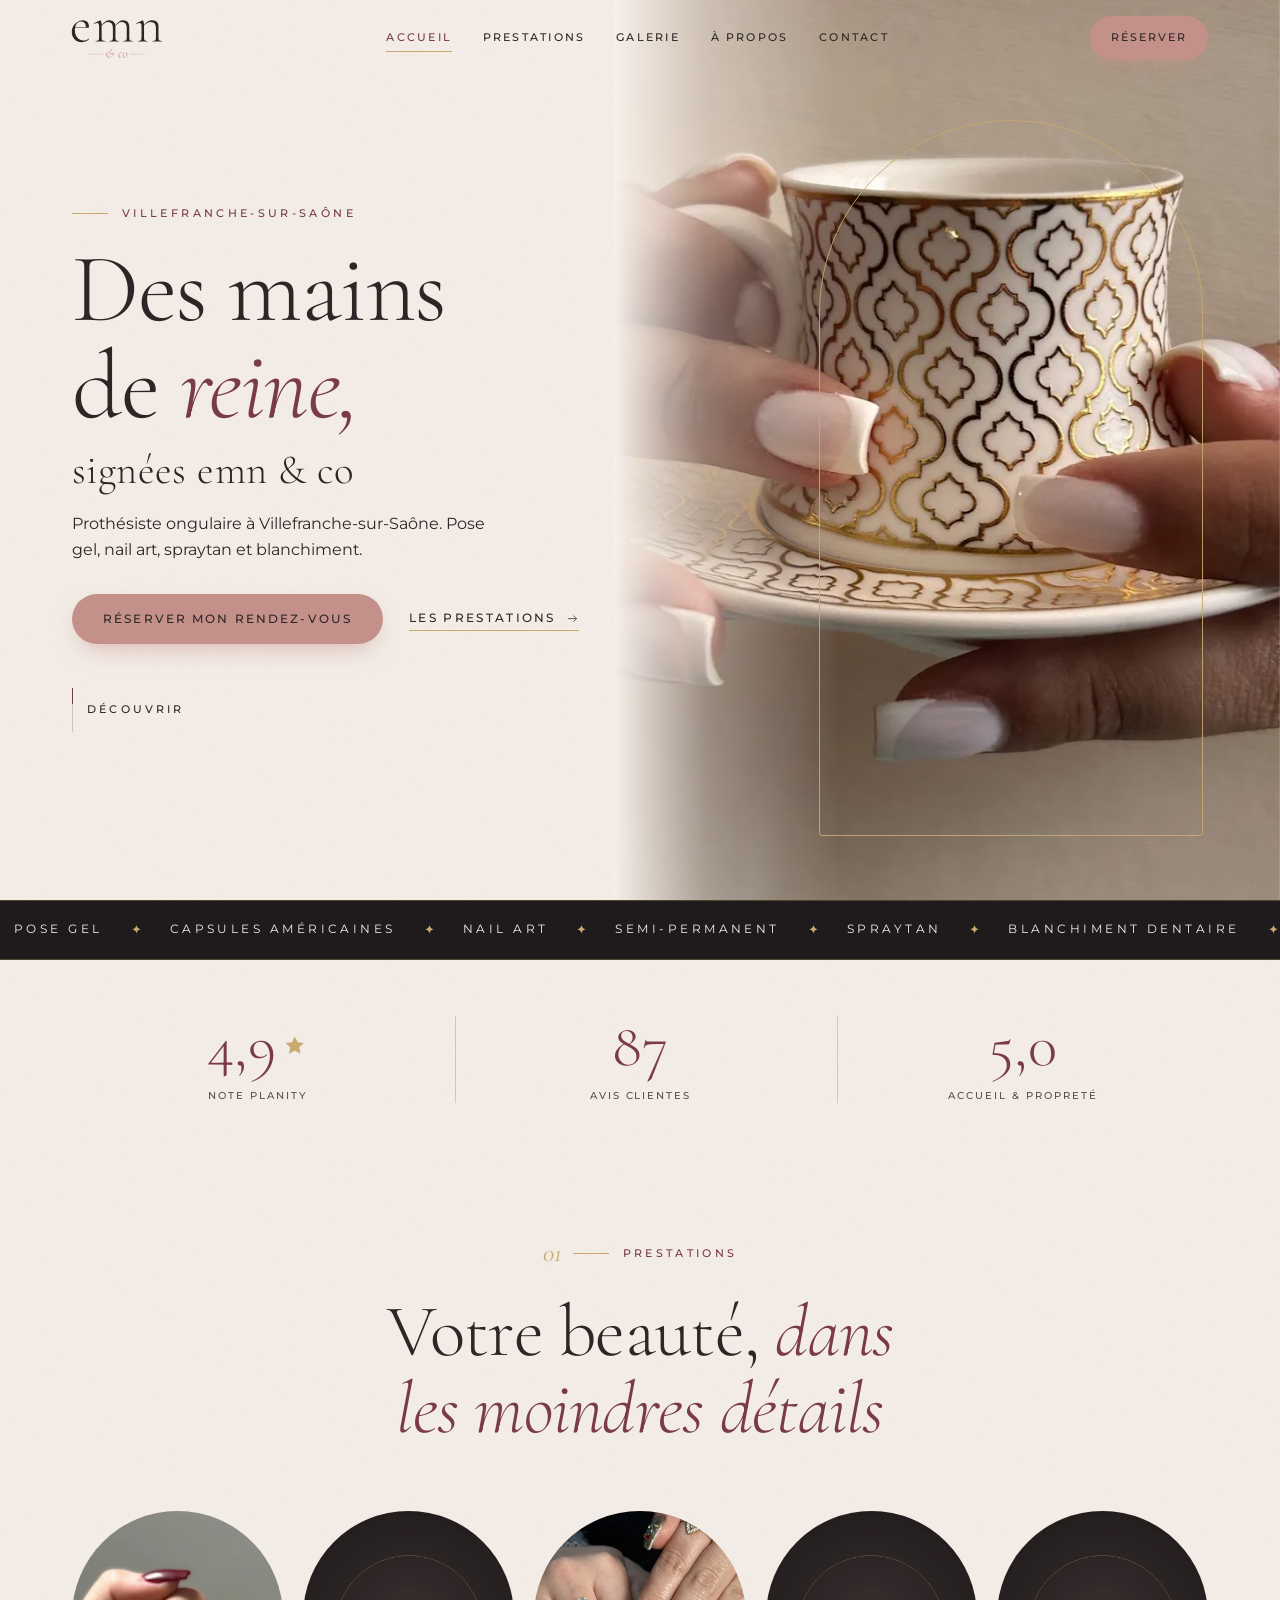
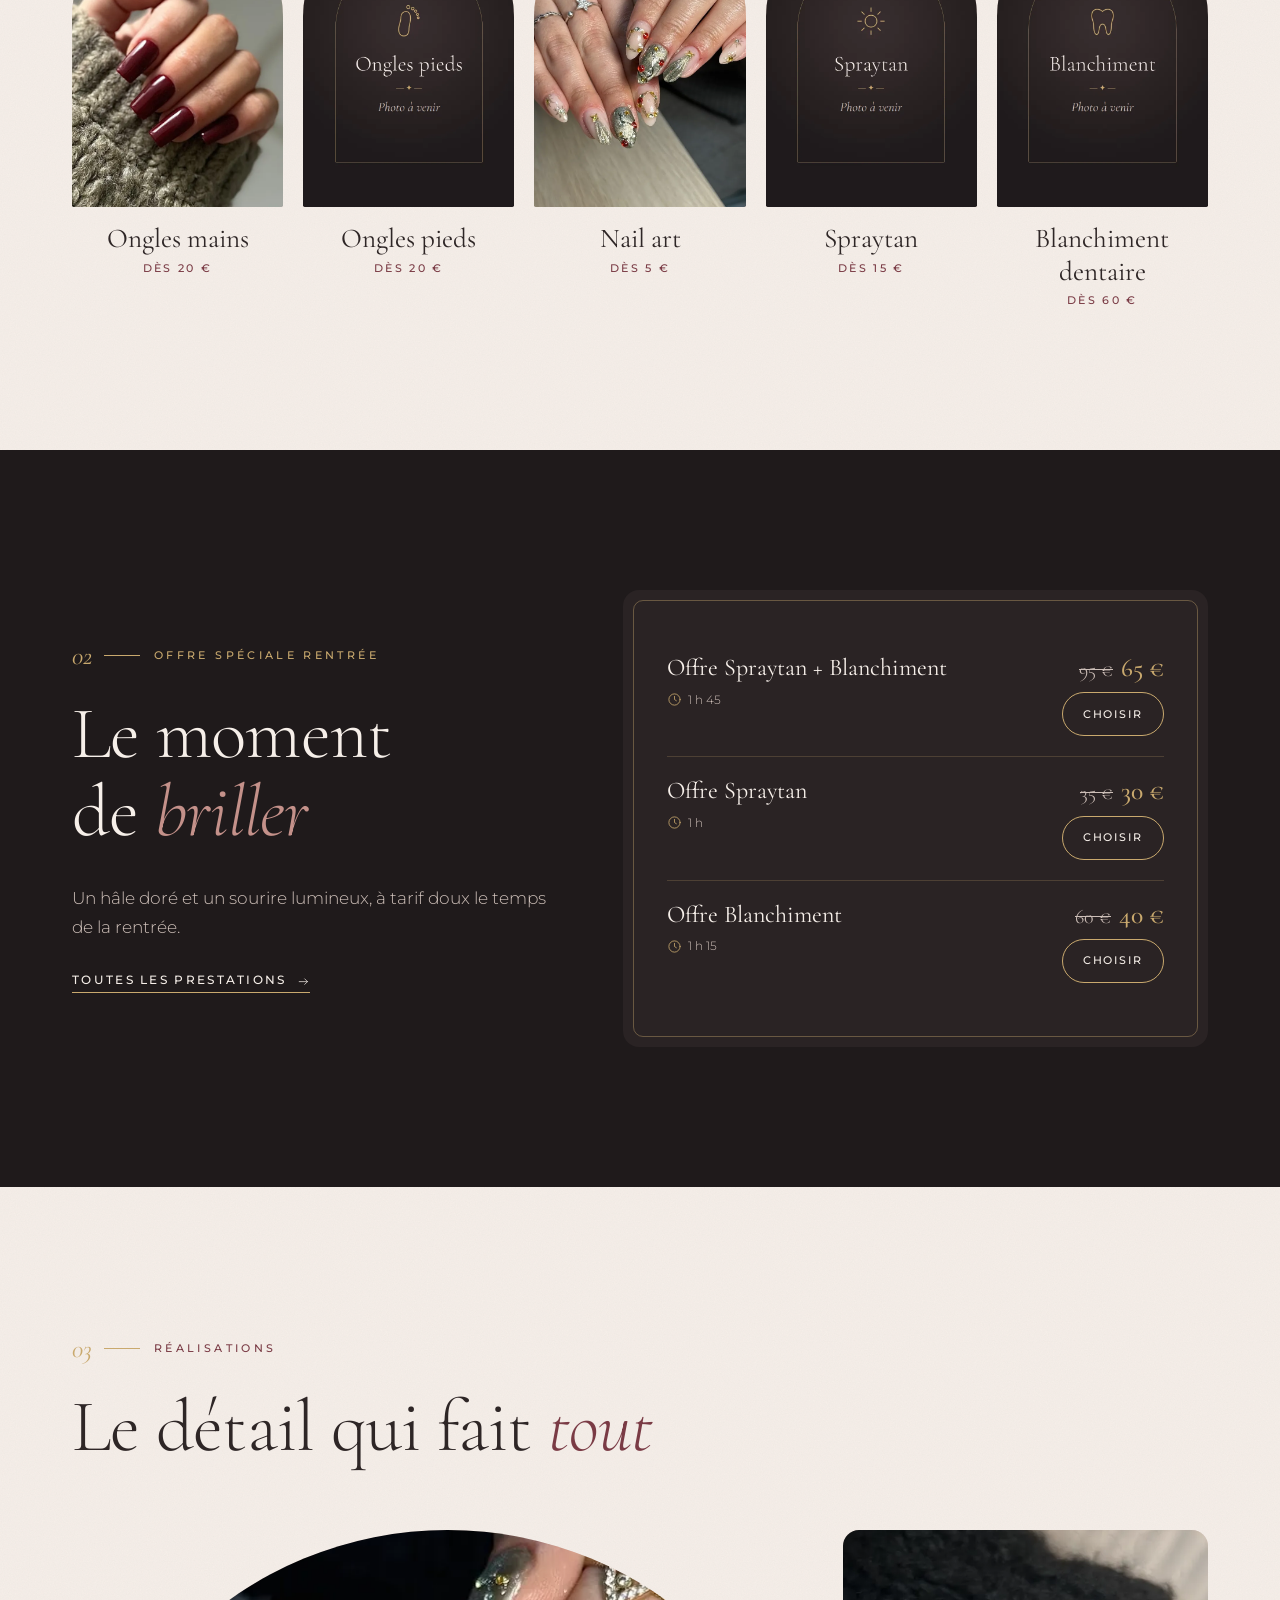
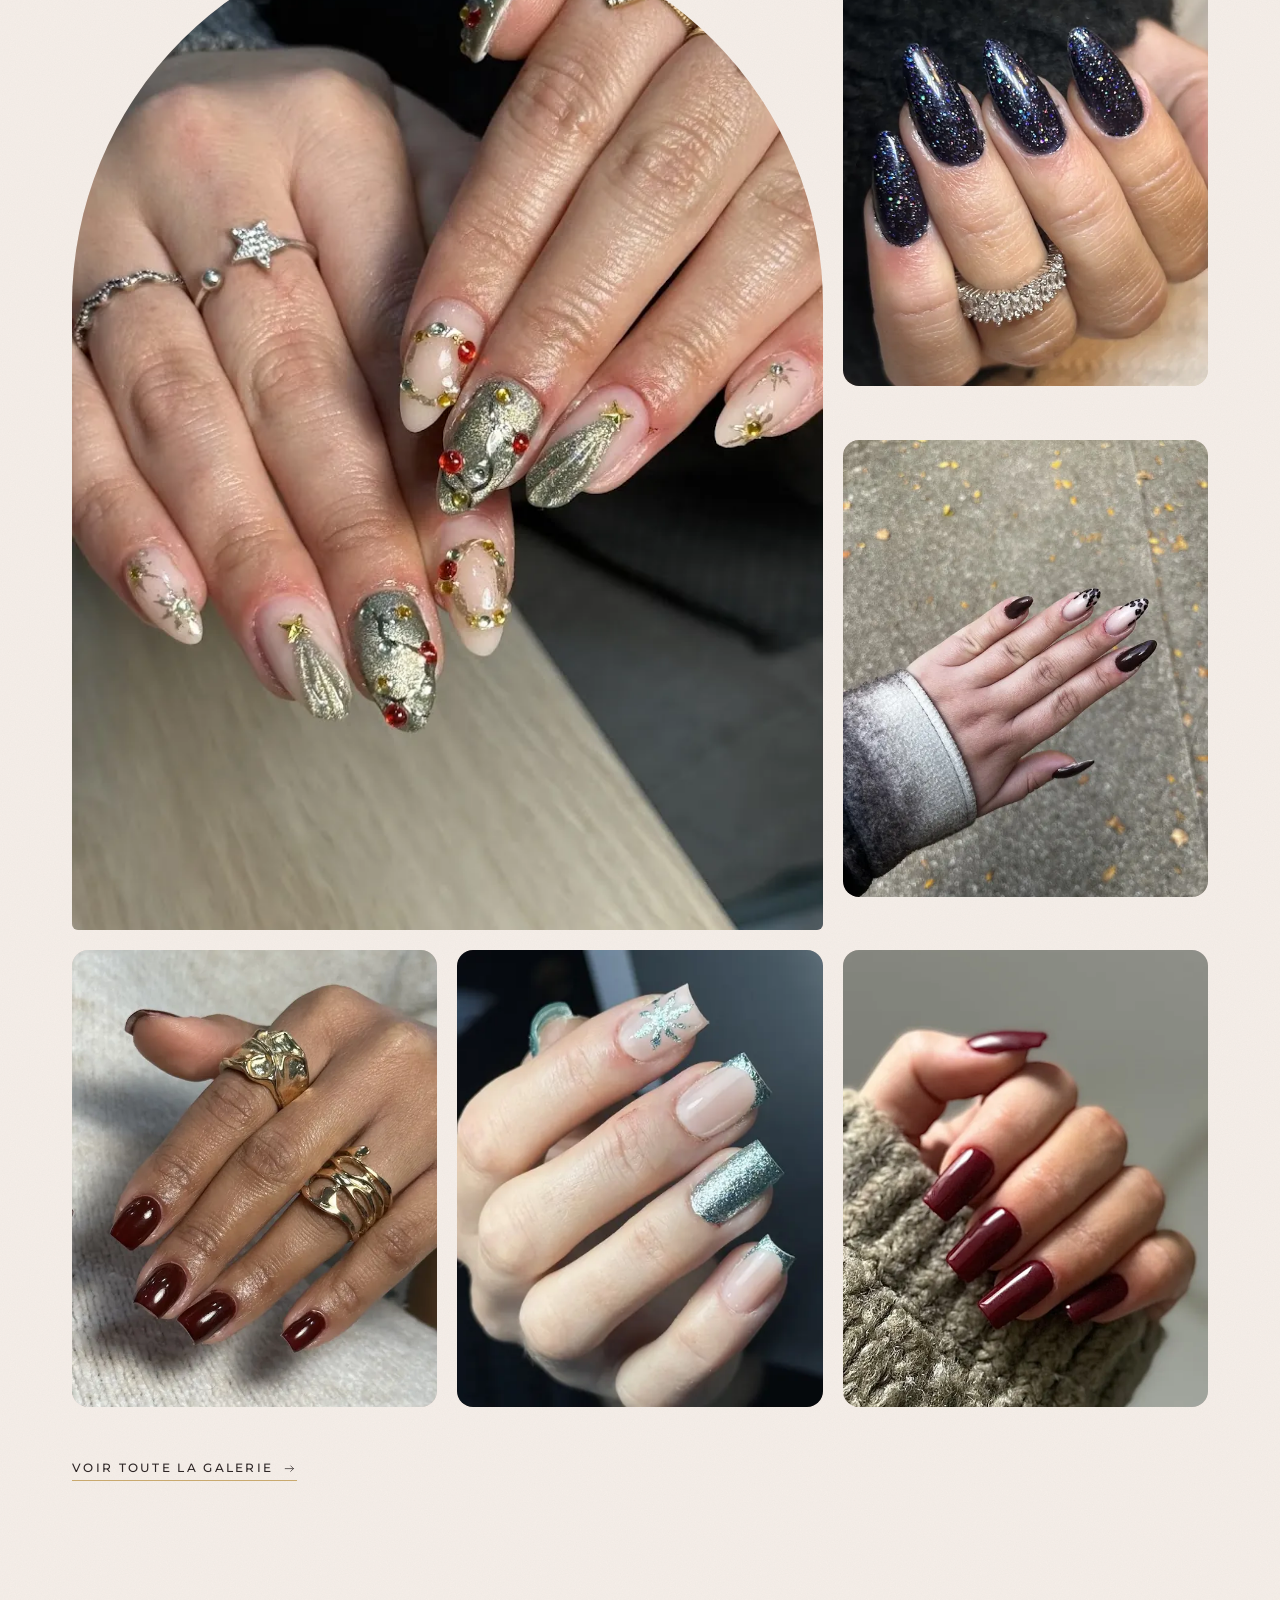
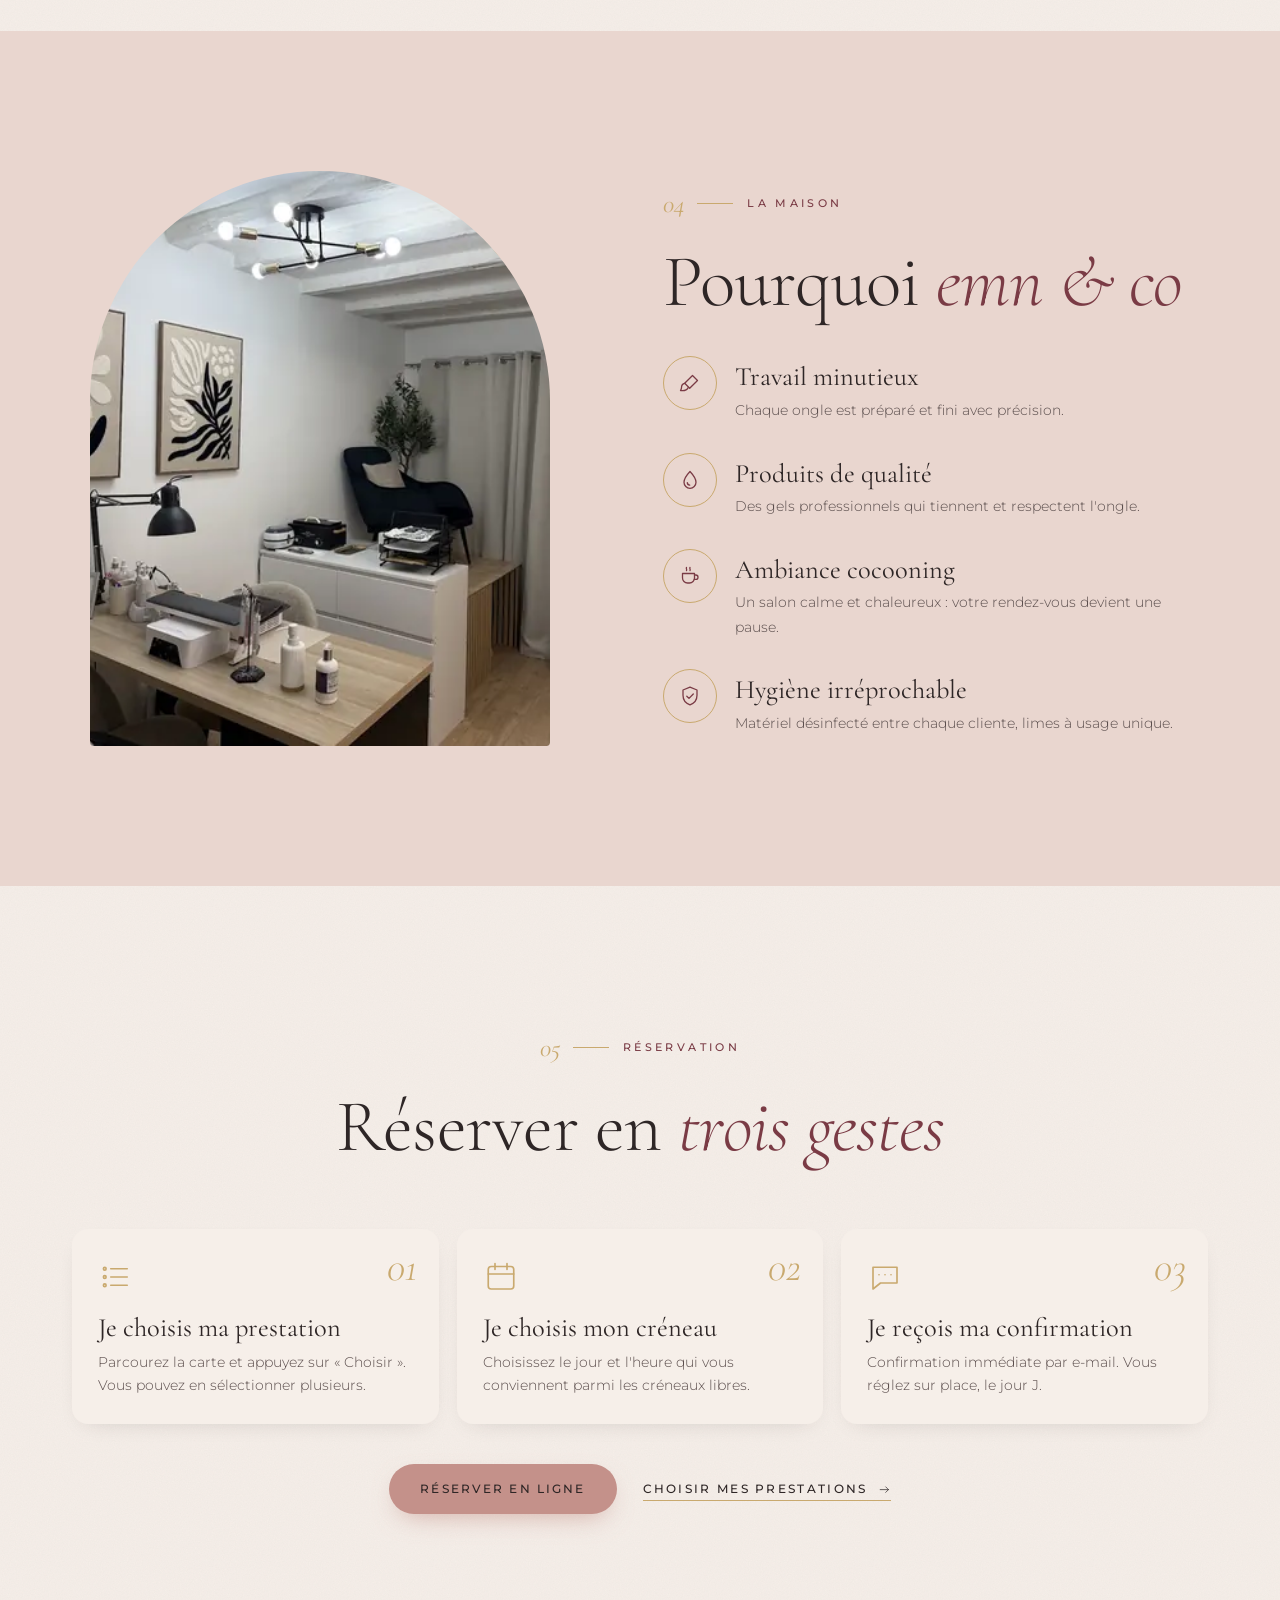
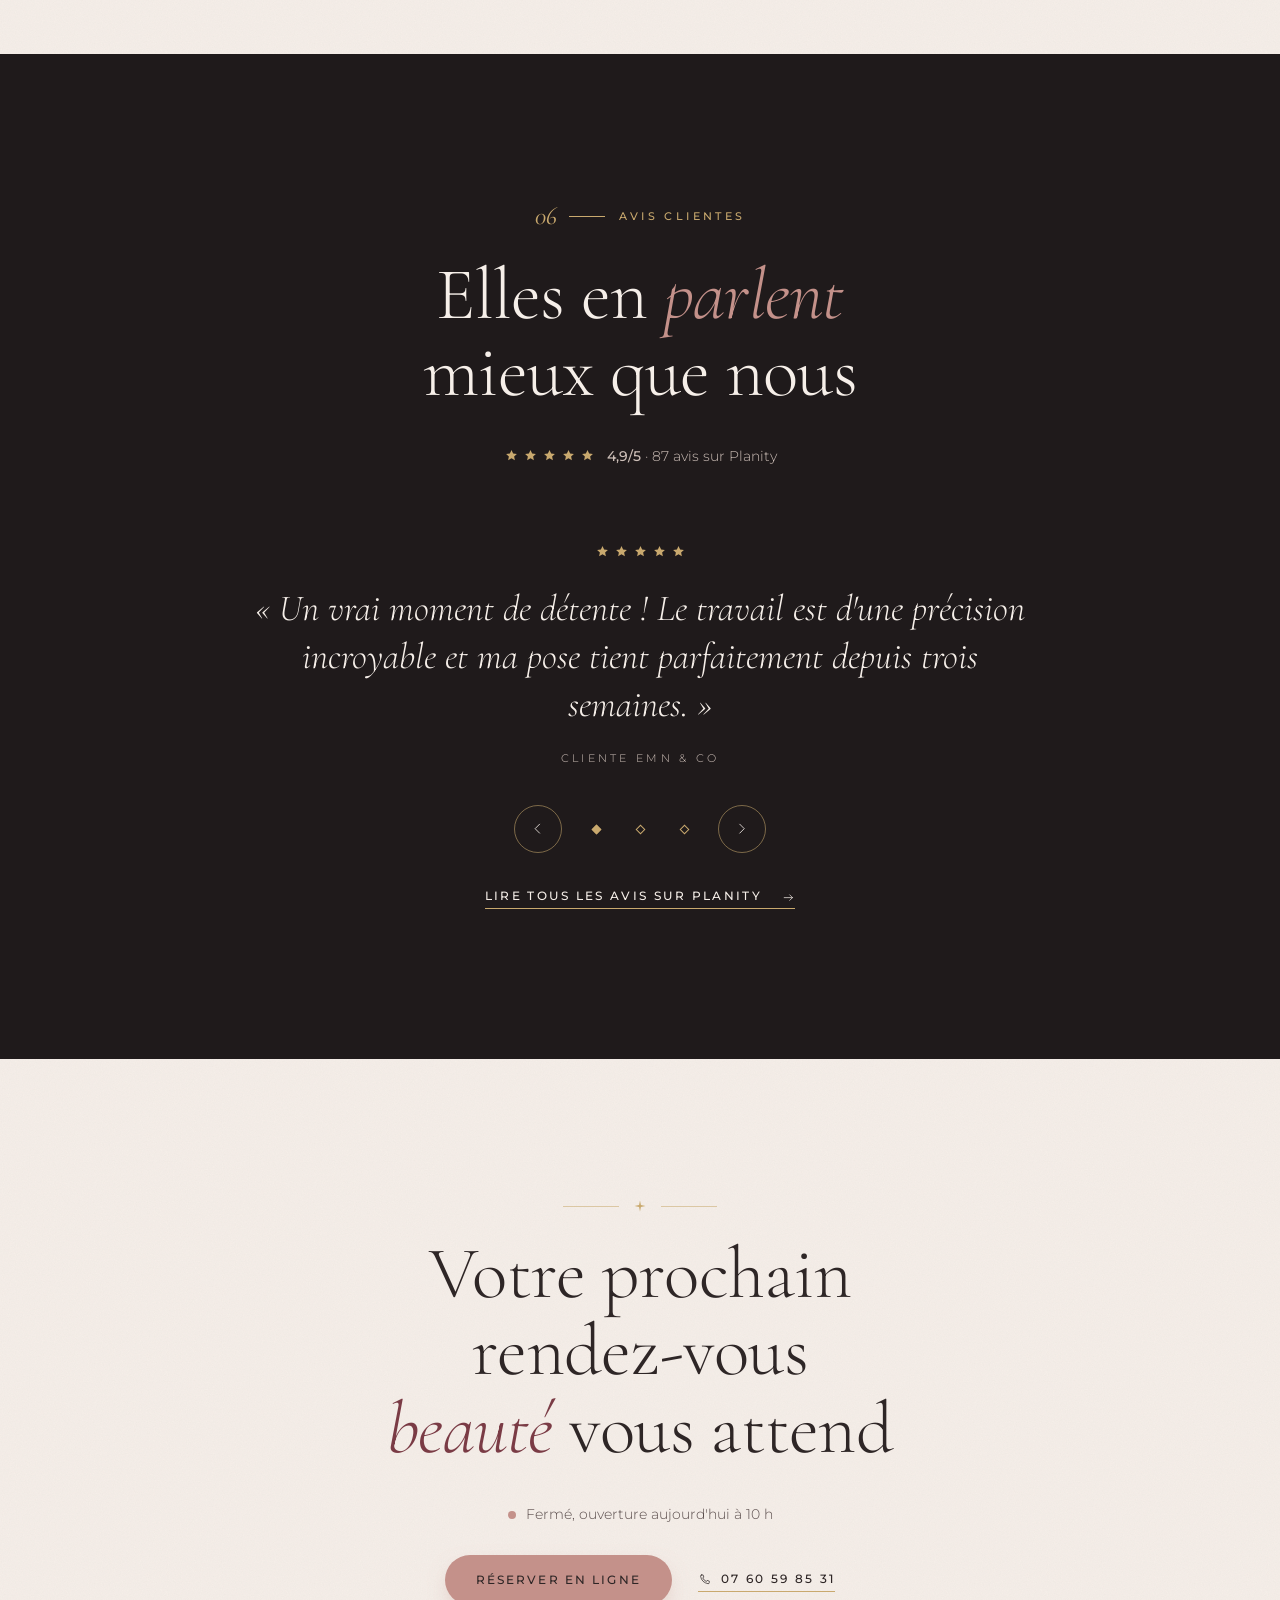
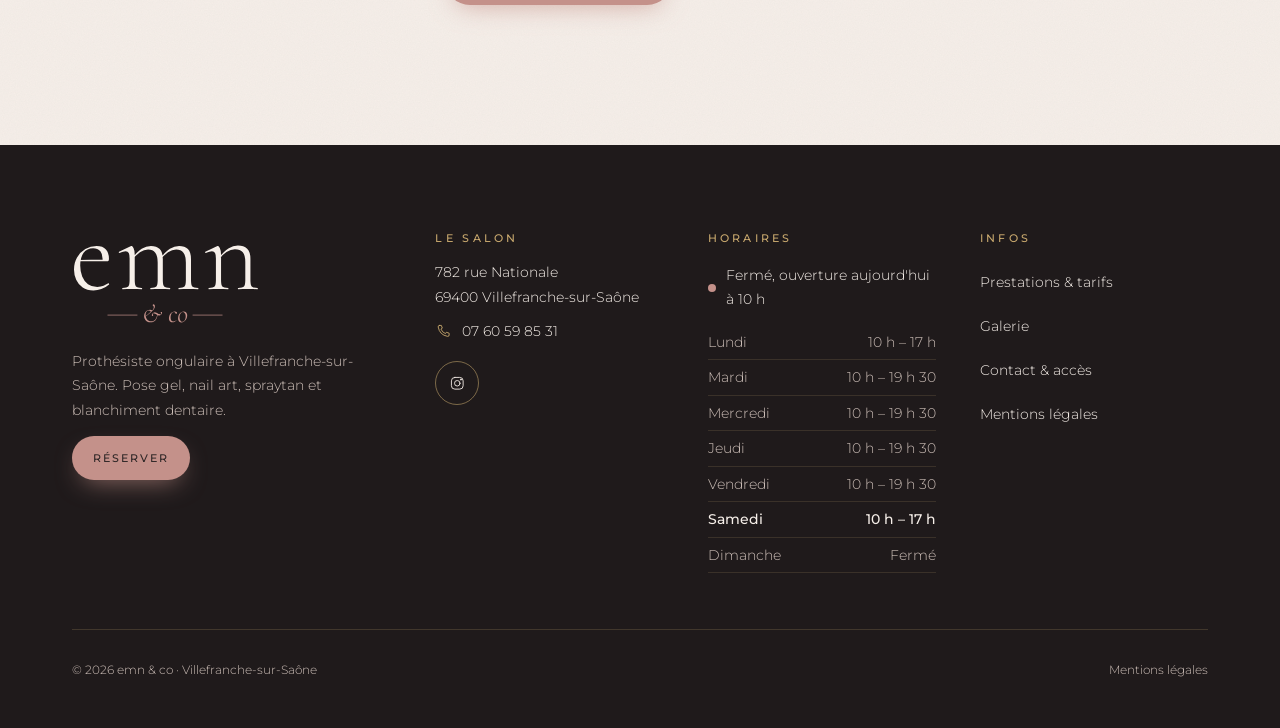
<file: index.html>
<!DOCTYPE html>
<html lang="fr">
<head>
  <meta charset="utf-8">
  <meta name="viewport" content="width=device-width, initial-scale=1">
  <title>emn &amp; co | Prothésiste ongulaire à Villefranche-sur-Saône</title>
  <meta name="description" content="Manucure, semi-permanent, pose gel et nail art à Villefranche-sur-Saône. Spraytan et blanchiment dentaire. Noté 4,9/5 sur 87 avis : réservez en ligne 24h/24.">
<!-- @partial head -->
<meta name="theme-color" content="#F6EFE9">
  <link rel="canonical" href="https://hro6999.github.io/emnandco/">
  <meta property="og:type" content="website">
  <meta property="og:locale" content="fr_FR">
  <meta property="og:site_name" content="emn &amp; co">
  <meta property="og:title" content="emn &amp; co | Prothésiste ongulaire à Villefranche-sur-Saône">
  <meta property="og:description" content="Manucure, semi-permanent, pose gel et nail art à Villefranche-sur-Saône. Spraytan et blanchiment dentaire. Noté 4,9/5 sur 87 avis : réservez en ligne 24h/24.">
  <meta property="og:url" content="https://hro6999.github.io/emnandco/">
  <meta property="og:image" content="https://hro6999.github.io/emnandco/assets/logo/emn-co-logo.png">
  <meta property="og:image:width" content="1200">
  <meta property="og:image:height" content="630">
  <meta property="og:image:alt" content="Logo emn &amp; co sur fond beige">
  <meta name="twitter:card" content="summary_large_image">
  <link rel="icon" href="assets/logo/emn-co-icone.svg" type="image/svg+xml">
  <link rel="icon" href="assets/logo/favicon-180.png" sizes="180x180" type="image/png">
  <link rel="apple-touch-icon" href="assets/logo/favicon-180.png" sizes="180x180">
  <link rel="preload" href="assets/fonts/cormorant.woff2" as="font" type="font/woff2" crossorigin>
  <link rel="preload" href="assets/fonts/montserrat.woff2" as="font" type="font/woff2" crossorigin>
  <link rel="stylesheet" href="assets/css/style.css">
  <script>document.documentElement.classList.add("js");</script>
<!-- @fin head -->
  <link rel="preload" as="image" type="image/webp" href="assets/img/hero-french-blanche-tasse-600.webp" imagesrcset="assets/img/hero-french-blanche-tasse-600.webp 600w, assets/img/hero-french-blanche-tasse.webp 765w" imagesizes="(min-width: 992px) 52vw, 100vw" fetchpriority="high">
  <!-- @data jsonld --><script type="application/ld+json">
{
  "@context": "https://schema.org",
  "@type": "NailSalon",
  "name": "emn & co",
  "alternateName": "Emnandco",
  "description": "Prothésiste ongulaire à Villefranche-sur-Saône : manucure, semi-permanent, pose gel, nail art, spraytan et blanchiment dentaire esthétique.",
  "url": "https://hro6999.github.io/emnandco/",
  "image": "https://hro6999.github.io/emnandco/assets/logo/emn-co-logo.png",
  "logo": "https://hro6999.github.io/emnandco/assets/logo/emn-co-icone-512.png",
  "telephone": "+33760598531",
  "priceRange": "€€",
  "paymentAccepted": "Espèces (de préférence), PayPal",
  "address": {
    "@type": "PostalAddress",
    "streetAddress": "782 rue Nationale",
    "postalCode": "69400",
    "addressLocality": "Villefranche-sur-Saône",
    "addressCountry": "FR"
  },
  "geo": {
    "@type": "GeoCoordinates",
    "latitude": 45.9883468,
    "longitude": 4.7183266
  },
  "openingHoursSpecification": [
    {
      "@type": "OpeningHoursSpecification",
      "dayOfWeek": [
        "Monday",
        "Saturday"
      ],
      "opens": "10:00",
      "closes": "17:00"
    },
    {
      "@type": "OpeningHoursSpecification",
      "dayOfWeek": [
        "Tuesday",
        "Wednesday",
        "Thursday",
        "Friday"
      ],
      "opens": "10:00",
      "closes": "19:30"
    }
  ],
  "aggregateRating": {
    "@type": "AggregateRating",
    "ratingValue": "4.9",
    "bestRating": "5",
    "reviewCount": "87"
  },
  "potentialAction": {
    "@type": "ReserveAction",
    "target": {
      "@type": "EntryPoint",
      "urlTemplate": "https://www.planity.com/emnandco-chez-davidson-69400-villefranche-sur-saone",
      "actionPlatform": [
        "https://schema.org/DesktopWebPlatform",
        "https://schema.org/MobileWebPlatform"
      ]
    },
    "result": {
      "@type": "Reservation",
      "name": "Rendez-vous emn & co"
    }
  },
  "sameAs": [
    "https://www.instagram.com/emnandco/",
    "https://www.instagram.com/glowbyemn/"
  ]
}
  </script><!-- @fin jsonld -->
</head>
<body class="has-hero">
<!-- @partial en-tete -->
<a class="skip-link" href="#contenu">Aller au contenu</a>

  <header class="site-header">
    <div class="container site-header__inner">
      <a class="brand" href="index.html" aria-label="emn &amp; co, retour à l'accueil">
        <img src="assets/logo/emn-co-logo-transparent.svg" alt="emn &amp; co" width="125" height="64">
      </a>
      <nav class="nav" aria-label="Navigation principale">
        <ul>
          <li><a href="index.html" aria-current="page">Accueil</a></li>
          <li><a href="prestations.html">Prestations</a></li>
          <li><a href="galerie.html">Galerie</a></li>
          <li><a href="a-propos.html">À propos</a></li>
          <li><a href="contact.html">Contact</a></li>
        </ul>
      </nav>
      <a class="btn btn--primary btn--small header-cta" href="https://www.planity.com/emnandco-chez-davidson-69400-villefranche-sur-saone" target="_blank" rel="noopener" data-planity>Réserver<span class="sr-only"> sur Planity (nouvel onglet)</span></a>
      <button class="burger" type="button" aria-expanded="false" aria-controls="menu-mobile" aria-label="Ouvrir le menu">
        <span></span><span></span><span></span>
      </button>
    </div>
  </header>

  <div class="mobile-menu" id="menu-mobile" hidden>
    <nav aria-label="Navigation mobile">
      <ul>
        <li><a href="index.html" aria-current="page">Accueil</a></li>
        <li><a href="prestations.html">Prestations</a></li>
        <li><a href="galerie.html">Galerie</a></li>
        <li><a href="a-propos.html">À propos</a></li>
        <li><a href="contact.html">Contact</a></li>
      </ul>
    </nav>
    <a class="btn btn--primary" href="https://www.planity.com/emnandco-chez-davidson-69400-villefranche-sur-saone" target="_blank" rel="noopener" data-planity>Réserver sur Planity<span class="sr-only"> (nouvel onglet)</span></a>
    <p class="mobile-menu__infos">
      <span class="status" data-statut></span><br>
      <a href="tel:+33760598531" data-tel><span data-cfg="telephone">07&nbsp;60&nbsp;59&nbsp;85&nbsp;31</span></a><br>
      <span data-cfg="rue">782 rue Nationale</span>, <span data-cfg="ville">69400 Villefranche-sur-Saône</span>
    </p>
  </div>
<!-- @fin en-tete -->

  <main id="contenu">

    <!-- Hero -->
    <section class="hero" aria-labelledby="hero-titre">
      <div class="hero__media">
          <picture>
            <source type="image/webp" srcset="assets/img/hero-french-blanche-tasse-600.webp 600w, assets/img/hero-french-blanche-tasse.webp 765w" sizes="(min-width: 992px) 52vw, 100vw">
            <img src="assets/img/hero-french-blanche-tasse-600.jpg" srcset="assets/img/hero-french-blanche-tasse-600.jpg 600w, assets/img/hero-french-blanche-tasse.jpg 765w" sizes="(min-width: 992px) 52vw, 100vw" width="600" height="800" alt="French blanche laiteuse sur ongles amande, mains tenant une tasse dorée" fetchpriority="high" decoding="async">
          </picture>
      </div>
      <div class="hero__arch" aria-hidden="true"></div>
      <div class="container">
        <div class="hero__content">
          <p class="eyebrow">Villefranche-sur-Saône</p>
          <h1 id="hero-titre"><span class="w" style="--i:0">Des</span> <span class="w" style="--i:1">mains</span> <span class="w" style="--i:2">de</span> <em class="w" style="--i:3">reine,</em><span class="sign"><span class="w" style="--i:4">signées</span> <span class="w" style="--i:5">emn&nbsp;&amp;&nbsp;co</span></span></h1>
          <p class="hero__sub">Prothésiste ongulaire à Villefranche-sur-Saône. Pose gel, nail art, spraytan et blanchiment.</p>
          <div class="btn-row">
            <a class="btn btn--primary" href="https://www.planity.com/emnandco-chez-davidson-69400-villefranche-sur-saone" target="_blank" rel="noopener" data-planity>Réserver mon rendez-vous<span class="sr-only"> sur Planity (nouvel onglet)</span></a>
            <a class="link-arrow" href="prestations.html">Les prestations <svg class="icon" viewBox="0 0 24 24" aria-hidden="true" focusable="false"><path d="M4 12h15M14 7l5 5-5 5"/></svg></a>
          </div>
          <a class="scroll-cue" href="#univers"><span class="scroll-cue__line" aria-hidden="true"></span>Découvrir</a>
        </div>
      </div>
    </section>

    <!-- Bandeau défilant -->
    <section class="marquee" aria-label="Nos prestations">
      <div class="marquee__track">
        <ul class="marquee__group"><li>Pose gel</li><li>Capsules américaines</li><li>Nail art</li><li>Semi-permanent</li><li>Spraytan</li><li>Blanchiment dentaire</li></ul>
        <ul class="marquee__group" aria-hidden="true"><li>Pose gel</li><li>Capsules américaines</li><li>Nail art</li><li>Semi-permanent</li><li>Spraytan</li><li>Blanchiment dentaire</li></ul>
        <ul class="marquee__group" aria-hidden="true"><li>Pose gel</li><li>Capsules américaines</li><li>Nail art</li><li>Semi-permanent</li><li>Spraytan</li><li>Blanchiment dentaire</li></ul>
        <ul class="marquee__group" aria-hidden="true"><li>Pose gel</li><li>Capsules américaines</li><li>Nail art</li><li>Semi-permanent</li><li>Spraytan</li><li>Blanchiment dentaire</li></ul>
      </div>
    </section>

    <!-- Chiffres clés -->
    <section aria-label="Avis Planity">
      <div class="container">
        <ul class="stats" data-stagger>
          <li class="reveal"><span class="stat__value"><span data-count="4.9">4,9</span><svg class="icon" viewBox="0 0 24 24" aria-hidden="true" focusable="false"><path d="M12 3.2l2.6 5.5 6 .7-4.4 4.1 1.2 5.9L12 16.5l-5.4 2.9 1.2-5.9L3.4 9.4l6-.7z"/></svg></span><span class="stat__label">Note Planity</span></li>
          <li class="reveal"><span class="stat__value"><span data-count="87">87</span></span><span class="stat__label">Avis clientes</span></li>
          <li class="reveal"><span class="stat__value"><span data-count="5.0">5,0</span></span><span class="stat__label">Accueil &amp; propreté</span></li>
        </ul>
      </div>
    </section>

    <!-- 01 Univers -->
    <section class="section" id="univers" aria-labelledby="titre-univers" style="padding-top:clamp(40px,6vw,72px)">
      <div class="container">
        <div class="section-head section-head--center reveal">
          <p class="eyebrow" data-num="01">Prestations</p>
          <h2 id="titre-univers">Votre beauté, <em>dans les moindres détails</em></h2>
        </div>
        <ul class="univers" data-stagger>
          <li class="reveal">
            <a class="univers-card" href="prestations.html#mains">
              <div class="photo">
          <picture>
            <source type="image/webp" srcset="assets/img/mains-bordeaux-carre-600.webp 600w, assets/img/mains-bordeaux-carre.webp 751w" sizes="(min-width: 992px) 20vw, (min-width: 768px) 31vw, 68vw">
            <img src="assets/img/mains-bordeaux-carre-600.jpg" srcset="assets/img/mains-bordeaux-carre-600.jpg 600w, assets/img/mains-bordeaux-carre.jpg 751w" sizes="(min-width: 992px) 20vw, (min-width: 768px) 31vw, 68vw" width="600" height="815" alt="Vernis bordeaux brillant sur ongles carrés, main posée sur un pull en laine" loading="lazy" decoding="async">
          </picture>
                <span class="univers-card__cta" aria-hidden="true">Découvrir →</span>
              </div>
              <div class="univers-card__body">
                <h3>Ongles mains</h3>
                <p>dès 20 €</p>
              </div>
            </a>
          </li>
          <li class="reveal">
            <a class="univers-card" href="prestations.html#pieds">
              <div class="photo">
          <picture>
            <source type="image/webp" srcset="assets/img/pieds.webp">
            <img src="assets/img/pieds.jpg" width="800" height="1000" alt="Ongles pieds : photo à venir" loading="lazy" decoding="async">
          </picture>
                <span class="univers-card__cta" aria-hidden="true">Découvrir →</span>
              </div>
              <div class="univers-card__body">
                <h3>Ongles pieds</h3>
                <p>dès 20 €</p>
              </div>
            </a>
          </li>
          <li class="reveal">
            <a class="univers-card" href="prestations.html#petits-plus">
              <div class="photo">
          <picture>
            <source type="image/webp" srcset="assets/img/nail-art-noel-dore-strass-600.webp 600w, assets/img/nail-art-noel-dore-strass.webp 765w" sizes="(min-width: 992px) 20vw, (min-width: 768px) 31vw, 68vw">
            <img src="assets/img/nail-art-noel-dore-strass-600.jpg" srcset="assets/img/nail-art-noel-dore-strass-600.jpg 600w, assets/img/nail-art-noel-dore-strass.jpg 765w" sizes="(min-width: 992px) 20vw, (min-width: 768px) 31vw, 68vw" width="600" height="800" alt="Nail art de Noël doré avec strass et petits bijoux sur ongles amande" loading="lazy" decoding="async">
          </picture>
                <span class="univers-card__cta" aria-hidden="true">Découvrir →</span>
              </div>
              <div class="univers-card__body">
                <h3>Nail art</h3>
                <p>dès 5 €</p>
              </div>
            </a>
          </li>
          <li class="reveal">
            <a class="univers-card" href="prestations.html#spraytan">
              <div class="photo">
          <picture>
            <source type="image/webp" srcset="assets/img/spraytan.webp">
            <img src="assets/img/spraytan.jpg" width="800" height="1000" alt="Spraytan : photo à venir" loading="lazy" decoding="async">
          </picture>
                <span class="univers-card__cta" aria-hidden="true">Découvrir →</span>
              </div>
              <div class="univers-card__body">
                <h3>Spraytan</h3>
                <p>dès 15 €</p>
              </div>
            </a>
          </li>
          <li class="reveal">
            <a class="univers-card" href="prestations.html#blanchiment">
              <div class="photo">
          <picture>
            <source type="image/webp" srcset="assets/img/blanchiment.webp">
            <img src="assets/img/blanchiment.jpg" width="800" height="1000" alt="Blanchiment dentaire : photo à venir" loading="lazy" decoding="async">
          </picture>
                <span class="univers-card__cta" aria-hidden="true">Découvrir →</span>
              </div>
              <div class="univers-card__body">
                <h3>Blanchiment dentaire</h3>
                <p>dès 60 €</p>
              </div>
            </a>
          </li>
        </ul>
        <p class="swipe-hint" aria-hidden="true">Faites glisser <svg class="icon" viewBox="0 0 24 24" aria-hidden="true" focusable="false"><path d="M4 12h15M14 7l5 5-5 5"/></svg></p>
      </div>
    </section>

    <!-- 02 Offre (nuit) — affichée / masquée via prestations-data.js : offresActives -->
    <section class="section section--night on-night" id="offre" aria-labelledby="titre-offre">
      <div class="container offer">
        <div class="reveal">
          <p class="eyebrow" data-num="02">Offre spéciale rentrée</p>
          <h2 id="titre-offre">Le moment de <em>briller</em></h2>
          <p class="lead">Un hâle doré et un sourire lumineux, à tarif doux le temps de la rentrée.</p>
          <a class="link-arrow" href="prestations.html#offres">Toutes les prestations <svg class="icon" viewBox="0 0 24 24" aria-hidden="true" focusable="false"><path d="M4 12h15M14 7l5 5-5 5"/></svg></a>
        </div>
        <div class="offer__card reveal">
          <div data-offre-accueil><!-- @data offre-accueil --><ul class="svc-list"><li class="svc svc--promo" data-id="offres--offre-spraytan-blanchiment"><div class="svc__main"><h3 class="svc__name">Offre Spraytan + Blanchiment</h3><p class="svc__meta"><span class="svc__duree"><svg class="icon" viewBox="0 0 24 24" aria-hidden="true" focusable="false"><circle cx="12" cy="12" r="9"/><path d="M12 7v5l3 2"/></svg><span class="sr-only">Durée : </span>1 h 45</span></p></div><div class="svc__side"><p class="svc__price"><span class="svc__price-now">65 €</span><span class="svc__price-old"><span class="sr-only">au lieu de </span><del>95 €</del></span></p><button class="btn-choose" type="button" data-choose="offres--offre-spraytan-blanchiment"><span class="btn-choose__label">Choisir</span><span class="sr-only"> Offre Spraytan + Blanchiment</span></button></div></li><li class="svc svc--promo" data-id="offres--offre-spraytan"><div class="svc__main"><h3 class="svc__name">Offre Spraytan</h3><p class="svc__meta"><span class="svc__duree"><svg class="icon" viewBox="0 0 24 24" aria-hidden="true" focusable="false"><circle cx="12" cy="12" r="9"/><path d="M12 7v5l3 2"/></svg><span class="sr-only">Durée : </span>1 h</span></p></div><div class="svc__side"><p class="svc__price"><span class="svc__price-now">30 €</span><span class="svc__price-old"><span class="sr-only">au lieu de </span><del>35 €</del></span></p><button class="btn-choose" type="button" data-choose="offres--offre-spraytan"><span class="btn-choose__label">Choisir</span><span class="sr-only"> Offre Spraytan</span></button></div></li><li class="svc svc--promo" data-id="offres--offre-blanchiment"><div class="svc__main"><h3 class="svc__name">Offre Blanchiment</h3><p class="svc__meta"><span class="svc__duree"><svg class="icon" viewBox="0 0 24 24" aria-hidden="true" focusable="false"><circle cx="12" cy="12" r="9"/><path d="M12 7v5l3 2"/></svg><span class="sr-only">Durée : </span>1 h 15</span></p></div><div class="svc__side"><p class="svc__price"><span class="svc__price-now">40 €</span><span class="svc__price-old"><span class="sr-only">au lieu de </span><del>60 €</del></span></p><button class="btn-choose" type="button" data-choose="offres--offre-blanchiment"><span class="btn-choose__label">Choisir</span><span class="sr-only"> Offre Blanchiment</span></button></div></li></ul><!-- @fin offre-accueil --></div>
        </div>
      </div>
    </section>

    <!-- 03 Galerie -->
    <section class="section" aria-labelledby="titre-galerie">
      <div class="container">
        <div class="section-head reveal">
          <p class="eyebrow" data-num="03">Réalisations</p>
          <h2 id="titre-galerie">Le détail qui fait <em>tout</em></h2>
        </div>
        <ul class="preview" data-stagger>
          <li class="reveal"><a href="galerie.html" aria-label="Nail art de Noël doré avec strass et petits bijoux sur ongles amande : voir la galerie"><span class="photo">
          <picture>
            <source type="image/webp" srcset="assets/img/nail-art-noel-dore-strass-600.webp 600w, assets/img/nail-art-noel-dore-strass.webp 765w" sizes="(min-width: 600px) 66vw, 100vw">
            <img src="assets/img/nail-art-noel-dore-strass-600.jpg" srcset="assets/img/nail-art-noel-dore-strass-600.jpg 600w, assets/img/nail-art-noel-dore-strass.jpg 765w" sizes="(min-width: 600px) 66vw, 100vw" width="600" height="800" alt="Nail art de Noël doré avec strass et petits bijoux sur ongles amande" loading="lazy" decoding="async">
          </picture>
          </span></a></li>
          <li class="reveal"><a href="galerie.html" aria-label="Ongles amande pailletés bleu nuit, bague scintillante : voir la galerie"><span class="photo">
          <picture>
            <source type="image/webp" srcset="assets/img/mains-paillettes-nuit-amande-600.webp 600w, assets/img/mains-paillettes-nuit-amande.webp 765w" sizes="(min-width: 1200px) 380px, (min-width: 600px) 33vw, 50vw">
            <img src="assets/img/mains-paillettes-nuit-amande-600.jpg" srcset="assets/img/mains-paillettes-nuit-amande-600.jpg 600w, assets/img/mains-paillettes-nuit-amande.jpg 765w" sizes="(min-width: 1200px) 380px, (min-width: 600px) 33vw, 50vw" width="600" height="800" alt="Ongles amande pailletés bleu nuit, bague scintillante" loading="lazy" decoding="async">
          </picture>
          </span></a></li>
          <li class="reveal"><a href="galerie.html" aria-label="Nail art motif léopard et ongles bordeaux, forme amande : voir la galerie"><span class="photo">
          <picture>
            <source type="image/webp" srcset="assets/img/nail-art-leopard-bordeaux-600.webp 600w, assets/img/nail-art-leopard-bordeaux.webp 765w" sizes="(min-width: 1200px) 380px, (min-width: 600px) 33vw, 50vw">
            <img src="assets/img/nail-art-leopard-bordeaux-600.jpg" srcset="assets/img/nail-art-leopard-bordeaux-600.jpg 600w, assets/img/nail-art-leopard-bordeaux.jpg 765w" sizes="(min-width: 1200px) 380px, (min-width: 600px) 33vw, 50vw" width="600" height="800" alt="Nail art motif léopard et ongles bordeaux, forme amande" loading="lazy" decoding="async">
          </picture>
          </span></a></li>
          <li class="reveal"><a href="galerie.html" aria-label="Ongles courts bordeaux brillants, main ornée de bagues dorées : voir la galerie"><span class="photo">
          <picture>
            <source type="image/webp" srcset="assets/img/mains-bordeaux-court-bagues-or-600.webp 600w, assets/img/mains-bordeaux-court-bagues-or.webp 765w" sizes="(min-width: 1200px) 380px, (min-width: 600px) 33vw, 50vw">
            <img src="assets/img/mains-bordeaux-court-bagues-or-600.jpg" srcset="assets/img/mains-bordeaux-court-bagues-or-600.jpg 600w, assets/img/mains-bordeaux-court-bagues-or.jpg 765w" sizes="(min-width: 1200px) 380px, (min-width: 600px) 33vw, 50vw" width="600" height="800" alt="Ongles courts bordeaux brillants, main ornée de bagues dorées" loading="lazy" decoding="async">
          </picture>
          </span></a></li>
          <li class="reveal"><a href="galerie.html" aria-label="French pailletée argent avec un flocon de neige en nail art : voir la galerie"><span class="photo">
          <picture>
            <source type="image/webp" srcset="assets/img/nail-art-french-argent-flocon-600.webp 600w, assets/img/nail-art-french-argent-flocon.webp 1060w" sizes="(min-width: 1200px) 380px, (min-width: 600px) 33vw, 50vw">
            <img src="assets/img/nail-art-french-argent-flocon-600.jpg" srcset="assets/img/nail-art-french-argent-flocon-600.jpg 600w, assets/img/nail-art-french-argent-flocon.jpg 1060w" sizes="(min-width: 1200px) 380px, (min-width: 600px) 33vw, 50vw" width="600" height="577" alt="French pailletée argent avec un flocon de neige en nail art" loading="lazy" decoding="async">
          </picture>
          </span></a></li>
          <li class="reveal"><a href="galerie.html" aria-label="Vernis bordeaux brillant sur ongles carrés, main posée sur un pull en laine : voir la galerie"><span class="photo">
          <picture>
            <source type="image/webp" srcset="assets/img/mains-bordeaux-carre-600.webp 600w, assets/img/mains-bordeaux-carre.webp 751w" sizes="(min-width: 1200px) 380px, (min-width: 600px) 33vw, 50vw">
            <img src="assets/img/mains-bordeaux-carre-600.jpg" srcset="assets/img/mains-bordeaux-carre-600.jpg 600w, assets/img/mains-bordeaux-carre.jpg 751w" sizes="(min-width: 1200px) 380px, (min-width: 600px) 33vw, 50vw" width="600" height="815" alt="Vernis bordeaux brillant sur ongles carrés, main posée sur un pull en laine" loading="lazy" decoding="async">
          </picture>
          </span></a></li>
        </ul>
        <a class="link-arrow" href="galerie.html">Voir toute la galerie <svg class="icon" viewBox="0 0 24 24" aria-hidden="true" focusable="false"><path d="M4 12h15M14 7l5 5-5 5"/></svg></a>
      </div>
    </section>

    <!-- 04 Pourquoi -->
    <section class="section section--nude" aria-labelledby="titre-pourquoi">
      <div class="container why">
        <div class="why__visual reveal">
          <div class="photo photo--arch framed framed--arch">
          <picture>
            <source type="image/webp" srcset="assets/img/salon-interieur-600.webp 600w, assets/img/salon-interieur.webp 1360w" sizes="(min-width: 992px) 500px, 88vw">
            <img src="assets/img/salon-interieur-600.jpg" srcset="assets/img/salon-interieur-600.jpg 600w, assets/img/salon-interieur.jpg 1360w" sizes="(min-width: 992px) 500px, 88vw" width="600" height="450" alt="Intérieur du salon emn &amp; co : poste de pose lumineux, décoration beige et noire" loading="lazy" decoding="async">
          </picture>
          </div>
        </div>
        <div>
          <div class="section-head reveal" style="margin-bottom:36px">
            <p class="eyebrow" data-num="04">La maison</p>
            <h2 id="titre-pourquoi">Pourquoi <em>emn &amp; co</em></h2>
          </div>
          <ul class="why__list" data-stagger>
            <li class="reveal"><span class="why__icon"><svg class="icon" viewBox="0 0 24 24" aria-hidden="true" focusable="false"><path d="M14.5 4.5l5 5-7.8 7.8-5-5z"/><path d="M6.7 12.3c-2.2.4-3.2 2-3.2 4.2 0 1.3-.5 2.2-1 3 3 .4 6.4-.2 7.7-2.9"/></svg></span><div><h3>Travail minutieux</h3><p>Chaque ongle est préparé et fini avec précision.</p></div></li>
            <li class="reveal"><span class="why__icon"><svg class="icon" viewBox="0 0 24 24" aria-hidden="true" focusable="false"><path d="M12 3.5s6 6.4 6 10.8a6 6 0 0 1-12 0c0-4.4 6-10.8 6-10.8z"/><path d="M9.3 14.6a2.8 2.8 0 0 0 2.4 2.6"/></svg></span><div><h3>Produits de qualité</h3><p>Des gels professionnels qui tiennent et respectent l'ongle.</p></div></li>
            <li class="reveal"><span class="why__icon"><svg class="icon" viewBox="0 0 24 24" aria-hidden="true" focusable="false"><path d="M4.5 9.5h12v4.5a5 5 0 0 1-5 5h-2a5 5 0 0 1-5-5z"/><path d="M16.5 11h1.3a2.2 2.2 0 0 1 0 4.4h-1.6"/><path d="M8.5 3.5c-.8 1 .8 2 0 3M12 3.5c-.8 1 .8 2 0 3"/></svg></span><div><h3>Ambiance cocooning</h3><p>Un salon calme et chaleureux : votre rendez-vous devient une pause.</p></div></li>
            <li class="reveal"><span class="why__icon"><svg class="icon" viewBox="0 0 24 24" aria-hidden="true" focusable="false"><path d="M12 3.2l7 2.8v5.2c0 4.5-3 8.1-7 9.6-4-1.5-7-5.1-7-9.6V6z"/><path d="M8.8 12.2l2.2 2.2 4.3-4.4"/></svg></span><div><h3>Hygiène irréprochable</h3><p>Matériel désinfecté entre chaque cliente, limes à usage unique.</p></div></li>
          </ul>
        </div>
      </div>
    </section>

    <!-- 05 Comment réserver -->
    <section class="section" aria-labelledby="titre-reserver">
      <div class="container">
        <div class="section-head section-head--center reveal">
          <p class="eyebrow" data-num="05">Réservation</p>
          <h2 id="titre-reserver">Réserver en <em>trois gestes</em></h2>
        </div>
        <ol class="steps" data-stagger>
          <li class="step reveal"><svg class="icon" viewBox="0 0 24 24" aria-hidden="true" focusable="false"><path d="M8.5 6.5h11M8.5 12h11M8.5 17.5h11"/><circle cx="4.5" cy="6.5" r=".9"/><circle cx="4.5" cy="12" r=".9"/><circle cx="4.5" cy="17.5" r=".9"/></svg><h3>Je choisis ma prestation</h3><p>Parcourez la carte et appuyez sur « Choisir ». Vous pouvez en sélectionner plusieurs.</p></li>
          <li class="step reveal"><svg class="icon" viewBox="0 0 24 24" aria-hidden="true" focusable="false"><rect x="3.5" y="5" width="17" height="15" rx="2"/><path d="M3.5 10h17M8 3v4M16 3v4"/></svg><h3>Je choisis mon créneau</h3><p>Choisissez le jour et l'heure qui vous conviennent parmi les créneaux libres.</p></li>
          <li class="step reveal"><svg class="icon" viewBox="0 0 24 24" aria-hidden="true" focusable="false"><path d="M4 5.5h16v10.5H9l-5 4z"/><path d="M8 10.5h.01M12 10.5h.01M16 10.5h.01"/></svg><h3>Je reçois ma confirmation</h3><p>Confirmation immédiate par e-mail. Vous réglez sur place, le jour J.</p></li>
        </ol>
        <div class="btn-row btn-row--center" style="margin-top:40px">
          <a class="btn btn--primary" href="https://www.planity.com/emnandco-chez-davidson-69400-villefranche-sur-saone" target="_blank" rel="noopener" data-planity>Réserver sur Planity<span class="sr-only"> sur Planity (nouvel onglet)</span></a>
          <a class="link-arrow" href="prestations.html">Choisir mes prestations <svg class="icon" viewBox="0 0 24 24" aria-hidden="true" focusable="false"><path d="M4 12h15M14 7l5 5-5 5"/></svg></a>
        </div>
      </div>
    </section>

    <!-- 06 Avis (nuit) -->
    <section class="section section--night on-night" aria-labelledby="titre-avis">
      <div class="container">
        <div class="section-head section-head--center reveal">
          <p class="eyebrow" data-num="06">Avis clientes</p>
          <h2 id="titre-avis">Elles en <em>parlent</em> mieux que nous</h2>
          <p class="reviews__score"><span class="stars" role="img" aria-label="Note de 4,9 sur 5"><svg class="icon" viewBox="0 0 24 24" aria-hidden="true" focusable="false"><path d="M12 3.2l2.6 5.5 6 .7-4.4 4.1 1.2 5.9L12 16.5l-5.4 2.9 1.2-5.9L3.4 9.4l6-.7z"/></svg><svg class="icon" viewBox="0 0 24 24" aria-hidden="true" focusable="false"><path d="M12 3.2l2.6 5.5 6 .7-4.4 4.1 1.2 5.9L12 16.5l-5.4 2.9 1.2-5.9L3.4 9.4l6-.7z"/></svg><svg class="icon" viewBox="0 0 24 24" aria-hidden="true" focusable="false"><path d="M12 3.2l2.6 5.5 6 .7-4.4 4.1 1.2 5.9L12 16.5l-5.4 2.9 1.2-5.9L3.4 9.4l6-.7z"/></svg><svg class="icon" viewBox="0 0 24 24" aria-hidden="true" focusable="false"><path d="M12 3.2l2.6 5.5 6 .7-4.4 4.1 1.2 5.9L12 16.5l-5.4 2.9 1.2-5.9L3.4 9.4l6-.7z"/></svg><svg class="icon" viewBox="0 0 24 24" aria-hidden="true" focusable="false"><path d="M12 3.2l2.6 5.5 6 .7-4.4 4.1 1.2 5.9L12 16.5l-5.4 2.9 1.2-5.9L3.4 9.4l6-.7z"/></svg></span><span><strong>4,9/5</strong> · 87 avis sur Planity</span></p>
        </div>
        <div class="reviews reveal" role="region" aria-roledescription="carrousel" aria-label="Avis clientes">
          <div class="reviews__track" tabindex="0" aria-label="Avis, faites défiler horizontalement">
            <!-- À REMPLACER par de vrais avis Planity -->
            <figure class="review" aria-roledescription="diapositive" aria-label="1 sur 3">
              <span class="stars" role="img" aria-label="5 sur 5"><svg class="icon" viewBox="0 0 24 24" aria-hidden="true" focusable="false"><path d="M12 3.2l2.6 5.5 6 .7-4.4 4.1 1.2 5.9L12 16.5l-5.4 2.9 1.2-5.9L3.4 9.4l6-.7z"/></svg><svg class="icon" viewBox="0 0 24 24" aria-hidden="true" focusable="false"><path d="M12 3.2l2.6 5.5 6 .7-4.4 4.1 1.2 5.9L12 16.5l-5.4 2.9 1.2-5.9L3.4 9.4l6-.7z"/></svg><svg class="icon" viewBox="0 0 24 24" aria-hidden="true" focusable="false"><path d="M12 3.2l2.6 5.5 6 .7-4.4 4.1 1.2 5.9L12 16.5l-5.4 2.9 1.2-5.9L3.4 9.4l6-.7z"/></svg><svg class="icon" viewBox="0 0 24 24" aria-hidden="true" focusable="false"><path d="M12 3.2l2.6 5.5 6 .7-4.4 4.1 1.2 5.9L12 16.5l-5.4 2.9 1.2-5.9L3.4 9.4l6-.7z"/></svg><svg class="icon" viewBox="0 0 24 24" aria-hidden="true" focusable="false"><path d="M12 3.2l2.6 5.5 6 .7-4.4 4.1 1.2 5.9L12 16.5l-5.4 2.9 1.2-5.9L3.4 9.4l6-.7z"/></svg></span>
              <blockquote><p>« Un vrai moment de détente ! Le travail est d'une précision incroyable et ma pose tient parfaitement depuis trois semaines. »</p></blockquote>
              <figcaption>Cliente emn &amp; co</figcaption>
            </figure>
            <figure class="review" aria-roledescription="diapositive" aria-label="2 sur 3">
              <span class="stars" role="img" aria-label="5 sur 5"><svg class="icon" viewBox="0 0 24 24" aria-hidden="true" focusable="false"><path d="M12 3.2l2.6 5.5 6 .7-4.4 4.1 1.2 5.9L12 16.5l-5.4 2.9 1.2-5.9L3.4 9.4l6-.7z"/></svg><svg class="icon" viewBox="0 0 24 24" aria-hidden="true" focusable="false"><path d="M12 3.2l2.6 5.5 6 .7-4.4 4.1 1.2 5.9L12 16.5l-5.4 2.9 1.2-5.9L3.4 9.4l6-.7z"/></svg><svg class="icon" viewBox="0 0 24 24" aria-hidden="true" focusable="false"><path d="M12 3.2l2.6 5.5 6 .7-4.4 4.1 1.2 5.9L12 16.5l-5.4 2.9 1.2-5.9L3.4 9.4l6-.7z"/></svg><svg class="icon" viewBox="0 0 24 24" aria-hidden="true" focusable="false"><path d="M12 3.2l2.6 5.5 6 .7-4.4 4.1 1.2 5.9L12 16.5l-5.4 2.9 1.2-5.9L3.4 9.4l6-.7z"/></svg><svg class="icon" viewBox="0 0 24 24" aria-hidden="true" focusable="false"><path d="M12 3.2l2.6 5.5 6 .7-4.4 4.1 1.2 5.9L12 16.5l-5.4 2.9 1.2-5.9L3.4 9.4l6-.7z"/></svg></span>
              <blockquote><p>« Accueil adorable et conseils au top. Mon nail art de Noël était exactement comme je l'imaginais, en encore plus joli. »</p></blockquote>
              <figcaption>Cliente emn &amp; co</figcaption>
            </figure>
            <figure class="review" aria-roledescription="diapositive" aria-label="3 sur 3">
              <span class="stars" role="img" aria-label="5 sur 5"><svg class="icon" viewBox="0 0 24 24" aria-hidden="true" focusable="false"><path d="M12 3.2l2.6 5.5 6 .7-4.4 4.1 1.2 5.9L12 16.5l-5.4 2.9 1.2-5.9L3.4 9.4l6-.7z"/></svg><svg class="icon" viewBox="0 0 24 24" aria-hidden="true" focusable="false"><path d="M12 3.2l2.6 5.5 6 .7-4.4 4.1 1.2 5.9L12 16.5l-5.4 2.9 1.2-5.9L3.4 9.4l6-.7z"/></svg><svg class="icon" viewBox="0 0 24 24" aria-hidden="true" focusable="false"><path d="M12 3.2l2.6 5.5 6 .7-4.4 4.1 1.2 5.9L12 16.5l-5.4 2.9 1.2-5.9L3.4 9.4l6-.7z"/></svg><svg class="icon" viewBox="0 0 24 24" aria-hidden="true" focusable="false"><path d="M12 3.2l2.6 5.5 6 .7-4.4 4.1 1.2 5.9L12 16.5l-5.4 2.9 1.2-5.9L3.4 9.4l6-.7z"/></svg><svg class="icon" viewBox="0 0 24 24" aria-hidden="true" focusable="false"><path d="M12 3.2l2.6 5.5 6 .7-4.4 4.1 1.2 5.9L12 16.5l-5.4 2.9 1.2-5.9L3.4 9.4l6-.7z"/></svg></span>
              <blockquote><p>« Propreté irréprochable et beaucoup de douceur. Spraytan testé avant un mariage : résultat naturel et uniforme. »</p></blockquote>
              <figcaption>Cliente emn &amp; co</figcaption>
            </figure>
          </div>
          <div class="reviews__nav">
            <button class="reviews__btn reviews__prev" type="button" aria-label="Avis précédent"><svg class="icon" viewBox="0 0 24 24" aria-hidden="true" focusable="false"><path d="M15 5l-7 7 7 7"/></svg></button>
            <div class="reviews__dots"></div>
            <button class="reviews__btn reviews__next" type="button" aria-label="Avis suivant"><svg class="icon" viewBox="0 0 24 24" aria-hidden="true" focusable="false"><path d="M9 5l7 7-7 7"/></svg></button>
          </div>
        </div>
        <p class="reviews__more"><a class="link-arrow" href="https://www.planity.com/emnandco-chez-davidson-69400-villefranche-sur-saone" target="_blank" rel="noopener" data-planity>Lire tous les avis sur Planity<span class="sr-only"> (nouvel onglet)</span> <svg class="icon" viewBox="0 0 24 24" aria-hidden="true" focusable="false"><path d="M4 12h15M14 7l5 5-5 5"/></svg></a></p>
      </div>
    </section>

    <section class="section final" aria-labelledby="titre-final">
      <div class="container container--narrow reveal">
        <p class="ornament" aria-hidden="true"><svg class="icon" viewBox="0 0 24 24" aria-hidden="true" focusable="false"><path d="M12 2.5l1.6 7.9 7.9 1.6-7.9 1.6L12 21.5l-1.6-7.9L2.5 12l7.9-1.6z"/></svg></p>
        <h2 id="titre-final">Votre prochain <span style="white-space:nowrap">rendez-vous</span> <em>beauté</em> vous attend</h2>
        <p class="status" data-statut></p>
        
        <div class="btn-row btn-row--center">
          <a class="btn btn--primary" href="https://www.planity.com/emnandco-chez-davidson-69400-villefranche-sur-saone" target="_blank" rel="noopener" data-planity>Réserver sur Planity<span class="sr-only"> sur Planity (nouvel onglet)</span></a>
          <a class="link-arrow" href="tel:+33760598531" data-tel><svg class="icon" viewBox="0 0 24 24" aria-hidden="true" focusable="false"><path d="M6.6 3.5h2.6l1.4 4-2 1.3a12 12 0 0 0 6.6 6.6l1.3-2 4 1.4v2.6a2 2 0 0 1-2.2 2A17 17 0 0 1 4.6 5.7a2 2 0 0 1 2-2.2z"/></svg><span data-cfg="telephone">07&nbsp;60&nbsp;59&nbsp;85&nbsp;31</span></a>
        </div>
      </div>
    </section>

  </main>

<!-- @partial pied-de-page -->
<footer class="site-footer on-night">
    <div class="container">
      <div class="footer-top">
        <div class="footer-brand">
          <img src="assets/logo/emn-co-logo-blanc.svg" alt="emn &amp; co" width="230" height="118" loading="lazy">
          <p>Prothésiste ongulaire à Villefranche-sur-Saône. Pose gel, nail art, spraytan et blanchiment dentaire.</p>
          <a class="btn btn--primary btn--small" href="https://www.planity.com/emnandco-chez-davidson-69400-villefranche-sur-saone" target="_blank" rel="noopener" data-planity>Réserver<span class="sr-only"> sur Planity (nouvel onglet)</span></a>
        </div>
        <div>
          <h2>Le salon</h2>
          <address>
            <span data-cfg="rue">782 rue Nationale</span><br>
            <span data-cfg="ville">69400 Villefranche-sur-Saône</span>
          </address>
          <a class="footer-link" href="tel:+33760598531" data-tel><svg class="icon" viewBox="0 0 24 24" aria-hidden="true" focusable="false"><path d="M6.6 3.5h2.6l1.4 4-2 1.3a12 12 0 0 0 6.6 6.6l1.3-2 4 1.4v2.6a2 2 0 0 1-2.2 2A17 17 0 0 1 4.6 5.7a2 2 0 0 1 2-2.2z"/></svg><span data-cfg="telephone">07&nbsp;60&nbsp;59&nbsp;85&nbsp;31</span></a>
          <div class="socials">
            <a href="https://www.instagram.com/emnandco/" target="_blank" rel="noopener" data-social="instagram" aria-label="Instagram @emnandco (nouvel onglet)"><svg class="icon" viewBox="0 0 24 24" aria-hidden="true" focusable="false"><rect x="3.5" y="3.5" width="17" height="17" rx="5"/><circle cx="12" cy="12" r="4"/><circle cx="17.2" cy="6.8" r=".6" fill="currentColor"/></svg></a>
            <a href="https://www.tiktok.com/" target="_blank" rel="noopener" data-social="tiktok" aria-label="TikTok (nouvel onglet)" hidden><svg class="icon" viewBox="0 0 24 24" aria-hidden="true" focusable="false"><path d="M14 3.5v11.2a3.3 3.3 0 1 1-3.3-3.3"/><path d="M14 3.5c.4 2.6 2.2 4.3 5 4.6"/></svg></a>
          </div>
        </div>
        <div>
          <h2>Horaires</h2>
          <p class="status" data-statut></p>
          <ul class="hours-list" data-hours="list"><li><span>Lundi</span><span>10 h – 17 h</span></li><li><span>Mardi</span><span>10 h – 19 h 30</span></li><li><span>Mercredi</span><span>10 h – 19 h 30</span></li><li><span>Jeudi</span><span>10 h – 19 h 30</span></li><li><span>Vendredi</span><span>10 h – 19 h 30</span></li><li><span>Samedi</span><span>10 h – 17 h</span></li><li><span>Dimanche</span><span>Fermé</span></li></ul>
        </div>
        <div>
          <h2>Infos</h2>
          <ul class="footer-nav">
            <li><a class="footer-link" href="prestations.html">Prestations &amp; tarifs</a></li>
            <li><a class="footer-link" href="galerie.html">Galerie</a></li>
            <li><a class="footer-link" href="contact.html">Contact &amp; accès</a></li>
            <li><a class="footer-link" href="mentions-legales.html">Mentions légales</a></li>
          </ul>
        </div>
      </div>
      <div class="footer-bottom">
        <p>© 2026 emn &amp; co · Villefranche-sur-Saône</p>
        <a href="mentions-legales.html">Mentions légales</a>
      </div>
    </div>
  </footer>

  <div class="mobilebar">
    <a class="btn btn--primary" href="https://www.planity.com/emnandco-chez-davidson-69400-villefranche-sur-saone" target="_blank" rel="noopener" data-planity>Réserver<span class="sr-only"> sur Planity (nouvel onglet)</span></a>
    <a class="mobilebar__tel" href="tel:+33760598531" data-tel aria-label="Appeler le salon"><svg class="icon" viewBox="0 0 24 24" aria-hidden="true" focusable="false"><path d="M6.6 3.5h2.6l1.4 4-2 1.3a12 12 0 0 0 6.6 6.6l1.3-2 4 1.4v2.6a2 2 0 0 1-2.2 2A17 17 0 0 1 4.6 5.7a2 2 0 0 1 2-2.2z"/></svg></a>
  </div>

  <script src="assets/js/config.js" defer></script>
  <script src="assets/js/horaires.js" defer></script>
  <script src="assets/js/prestations-data.js" defer></script>
  <script src="assets/js/prestations.js" defer></script>
  <script src="assets/js/main.js" defer></script>
  <script src="assets/js/reservation.js" defer></script>
<!-- @fin pied-de-page -->
</body>
</html>
</file>
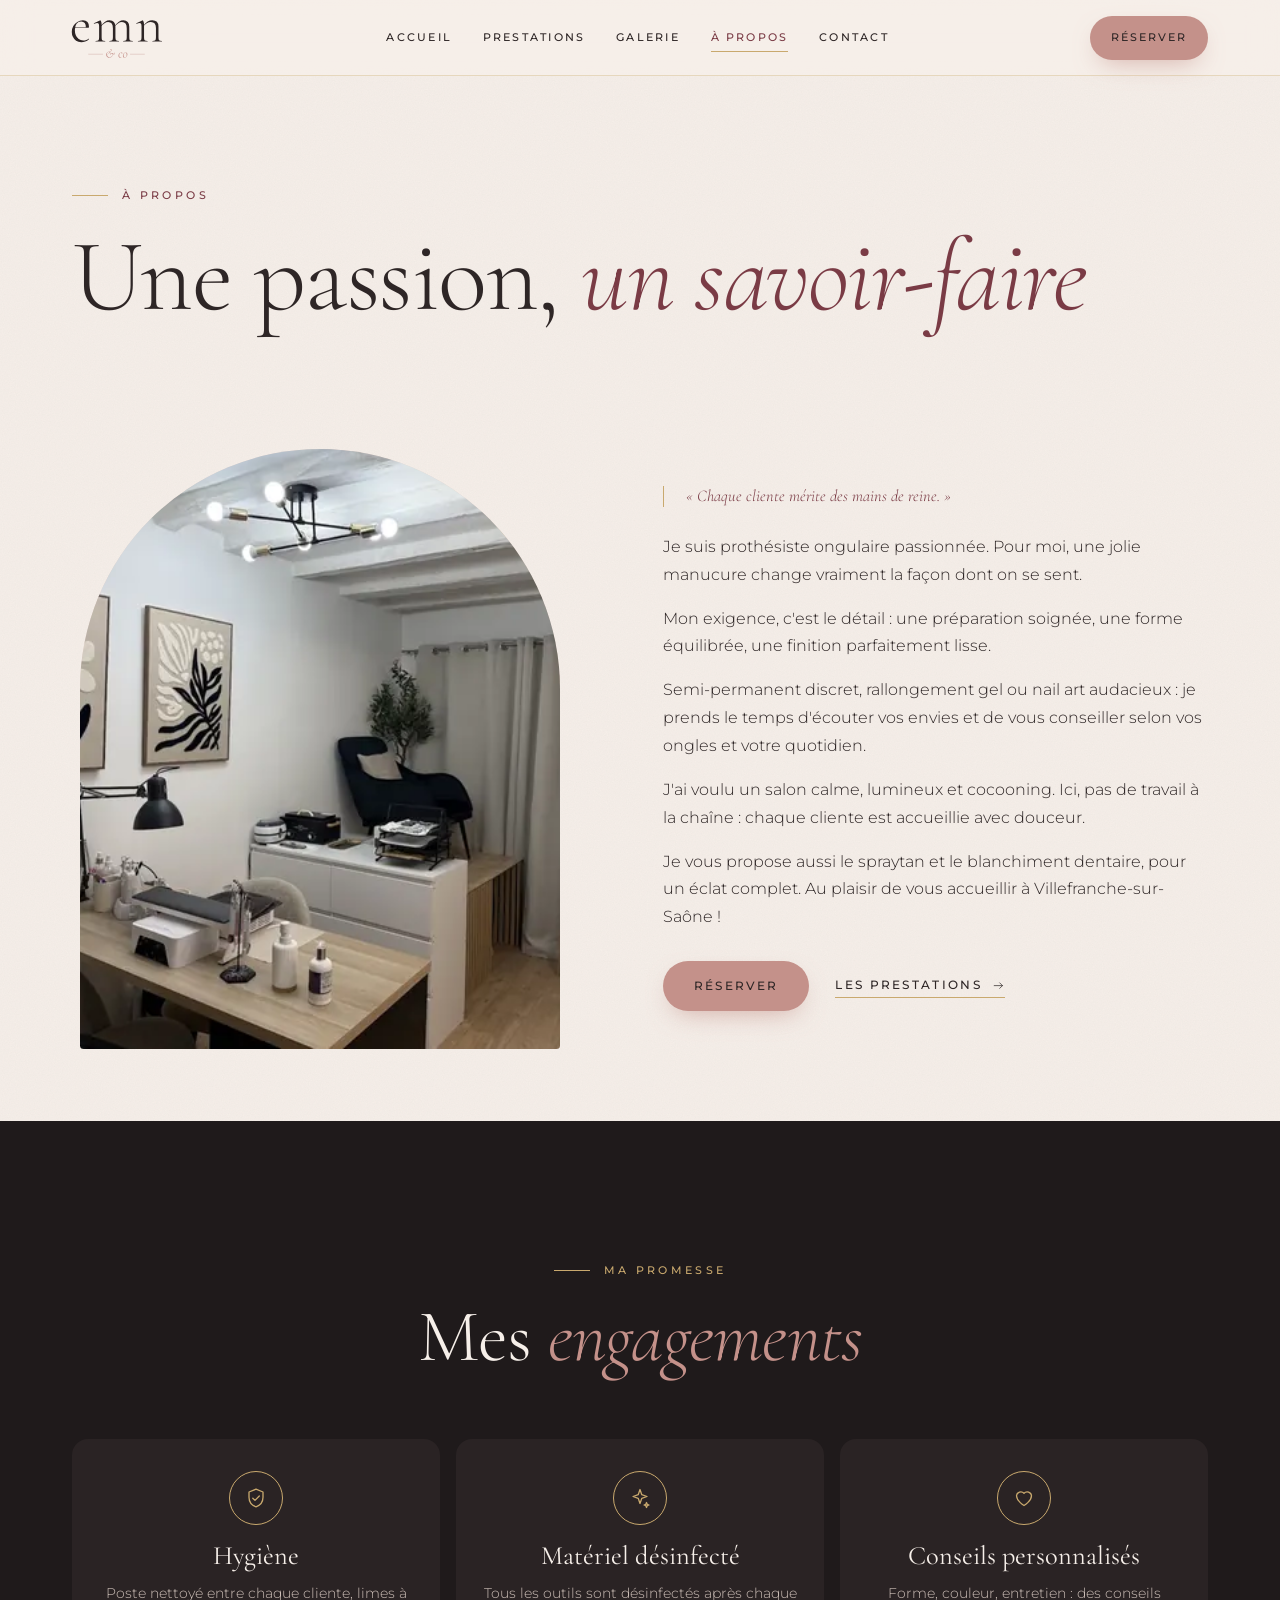
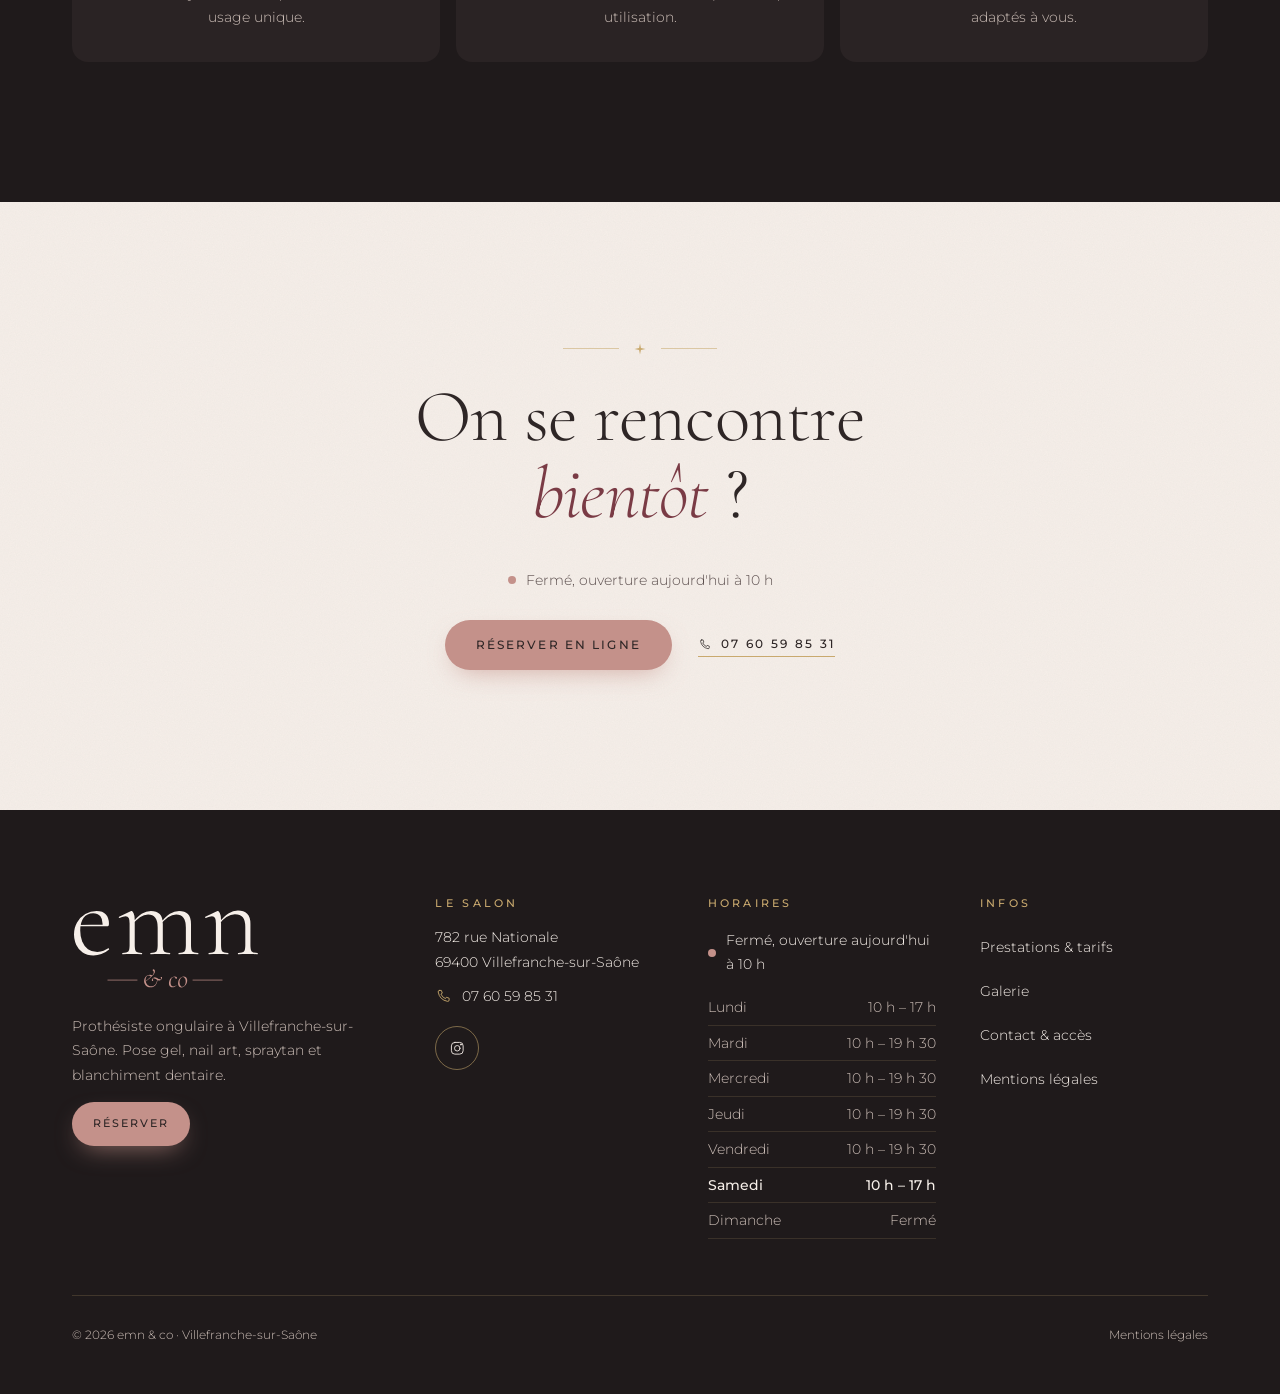
<file: a-propos.html>
<!DOCTYPE html>
<html lang="fr">
<head>
  <meta charset="utf-8">
  <meta name="viewport" content="width=device-width, initial-scale=1">
  <title>À propos | Prothésiste ongulaire passionnée à Villefranche | emn &amp; co</title>
  <meta name="description" content="Prothésiste ongulaire passionnée à Villefranche-sur-Saône : exigence du détail, hygiène irréprochable et accueil chaleureux dans un salon cocooning.">
<!-- @partial head -->
<meta name="theme-color" content="#F6EFE9">
  <link rel="canonical" href="https://hro6999.github.io/emnandco/a-propos.html">
  <meta property="og:type" content="website">
  <meta property="og:locale" content="fr_FR">
  <meta property="og:site_name" content="emn &amp; co">
  <meta property="og:title" content="À propos | Prothésiste ongulaire passionnée à Villefranche | emn &amp; co">
  <meta property="og:description" content="Prothésiste ongulaire passionnée à Villefranche-sur-Saône : exigence du détail, hygiène irréprochable et accueil chaleureux dans un salon cocooning.">
  <meta property="og:url" content="https://hro6999.github.io/emnandco/a-propos.html">
  <meta property="og:image" content="https://hro6999.github.io/emnandco/assets/logo/emn-co-logo.png">
  <meta property="og:image:width" content="1200">
  <meta property="og:image:height" content="630">
  <meta property="og:image:alt" content="Logo emn &amp; co sur fond beige">
  <meta name="twitter:card" content="summary_large_image">
  <link rel="icon" href="assets/logo/emn-co-icone.svg" type="image/svg+xml">
  <link rel="icon" href="assets/logo/favicon-180.png" sizes="180x180" type="image/png">
  <link rel="apple-touch-icon" href="assets/logo/favicon-180.png" sizes="180x180">
  <link rel="preload" href="assets/fonts/cormorant.woff2" as="font" type="font/woff2" crossorigin>
  <link rel="preload" href="assets/fonts/montserrat.woff2" as="font" type="font/woff2" crossorigin>
  <link rel="stylesheet" href="assets/css/style.css">
  <script>document.documentElement.classList.add("js");</script>
<!-- @fin head -->
</head>
<body>
<!-- @partial en-tete -->
<a class="skip-link" href="#contenu">Aller au contenu</a>

  <header class="site-header">
    <div class="container site-header__inner">
      <a class="brand" href="index.html" aria-label="emn &amp; co, retour à l'accueil">
        <img src="assets/logo/emn-co-logo-transparent.svg" alt="emn &amp; co" width="125" height="64">
      </a>
      <nav class="nav" aria-label="Navigation principale">
        <ul>
          <li><a href="index.html">Accueil</a></li>
          <li><a href="prestations.html">Prestations</a></li>
          <li><a href="galerie.html">Galerie</a></li>
          <li><a href="a-propos.html" aria-current="page">À propos</a></li>
          <li><a href="contact.html">Contact</a></li>
        </ul>
      </nav>
      <a class="btn btn--primary btn--small header-cta" href="https://www.planity.com/emnandco-chez-davidson-69400-villefranche-sur-saone" target="_blank" rel="noopener" data-planity>Réserver<span class="sr-only"> sur Planity (nouvel onglet)</span></a>
      <button class="burger" type="button" aria-expanded="false" aria-controls="menu-mobile" aria-label="Ouvrir le menu">
        <span></span><span></span><span></span>
      </button>
    </div>
  </header>

  <div class="mobile-menu" id="menu-mobile" hidden>
    <nav aria-label="Navigation mobile">
      <ul>
        <li><a href="index.html">Accueil</a></li>
        <li><a href="prestations.html">Prestations</a></li>
        <li><a href="galerie.html">Galerie</a></li>
        <li><a href="a-propos.html" aria-current="page">À propos</a></li>
        <li><a href="contact.html">Contact</a></li>
      </ul>
    </nav>
    <a class="btn btn--primary" href="https://www.planity.com/emnandco-chez-davidson-69400-villefranche-sur-saone" target="_blank" rel="noopener" data-planity>Réserver sur Planity<span class="sr-only"> (nouvel onglet)</span></a>
    <p class="mobile-menu__infos">
      <span class="status" data-statut></span><br>
      <a href="tel:+33760598531" data-tel><span data-cfg="telephone">07&nbsp;60&nbsp;59&nbsp;85&nbsp;31</span></a><br>
      <span data-cfg="rue">782 rue Nationale</span>, <span data-cfg="ville">69400 Villefranche-sur-Saône</span>
    </p>
  </div>
<!-- @fin en-tete -->

  <main id="contenu">

    <section class="page-hero" aria-labelledby="titre-page">
      <div class="container">
        <p class="eyebrow">À propos</p>
        <h1 id="titre-page">Une passion, <em>un savoir-faire</em></h1>
      </div>
    </section>

    <section class="section section--tight" style="padding-top:0" aria-label="Présentation">
      <div class="container about">
        <div class="about__visual reveal">
          <div class="photo photo--arch framed framed--arch">
          <picture>
            <source type="image/webp" srcset="assets/img/salon-interieur-600.webp 600w, assets/img/salon-interieur.webp 1360w" sizes="(min-width: 992px) 520px, 86vw">
            <img src="assets/img/salon-interieur-600.jpg" srcset="assets/img/salon-interieur-600.jpg 600w, assets/img/salon-interieur.jpg 1360w" sizes="(min-width: 992px) 520px, 86vw" width="600" height="450" alt="Intérieur du salon emn &amp; co : poste de pose lumineux, décoration beige et noire" loading="lazy" decoding="async">
          </picture>
          </div>
        </div>
        <div class="about__text reveal">
          <p class="quote">« Chaque cliente mérite des mains de reine. »</p>
          <!-- À VALIDER -->
          <p>Je suis prothésiste ongulaire passionnée. Pour moi, une jolie manucure change vraiment la façon dont on se sent.</p>
          <p>Mon exigence, c'est le détail : une préparation soignée, une forme équilibrée, une finition parfaitement lisse.</p>
          <p>Semi-permanent discret, rallongement gel ou nail art audacieux : je prends le temps d'écouter vos envies et de vous conseiller selon vos ongles et votre quotidien.</p>
          <p>J'ai voulu un salon calme, lumineux et cocooning. Ici, pas de travail à la chaîne : chaque cliente est accueillie avec douceur.</p>
          <p>Je vous propose aussi le spraytan et le blanchiment dentaire, pour un éclat complet. Au plaisir de vous accueillir à Villefranche-sur-Saône !</p>
          <!-- /À VALIDER -->
          <div class="btn-row" style="margin-top:30px">
            <a class="btn btn--primary" href="https://www.planity.com/emnandco-chez-davidson-69400-villefranche-sur-saone" target="_blank" rel="noopener" data-planity>Réserver<span class="sr-only"> sur Planity (nouvel onglet)</span></a>
            <a class="link-arrow" href="prestations.html">Les prestations <svg class="icon" viewBox="0 0 24 24" aria-hidden="true" focusable="false"><path d="M4 12h15M14 7l5 5-5 5"/></svg></a>
          </div>
        </div>
      </div>
    </section>

    <section class="section section--night on-night" aria-labelledby="titre-engagements">
      <div class="container">
        <div class="section-head section-head--center reveal">
          <p class="eyebrow">Ma promesse</p>
          <h2 id="titre-engagements">Mes <em>engagements</em></h2>
        </div>
        <ul class="engagements" data-stagger>
          <li class="engagement reveal"><span class="why__icon"><svg class="icon" viewBox="0 0 24 24" aria-hidden="true" focusable="false"><path d="M12 3.2l7 2.8v5.2c0 4.5-3 8.1-7 9.6-4-1.5-7-5.1-7-9.6V6z"/><path d="M8.8 12.2l2.2 2.2 4.3-4.4"/></svg></span><h3>Hygiène</h3><p>Poste nettoyé entre chaque cliente, limes à usage unique.</p></li>
          <li class="engagement reveal"><span class="why__icon"><svg class="icon" viewBox="0 0 24 24" aria-hidden="true" focusable="false"><path d="M12 3.5l1.8 5.2 5.2 1.8-5.2 1.8L12 17.5l-1.8-5.2L5 10.5l5.2-1.8z"/><path d="M18.5 16.5l.7 1.8 1.8.7-1.8.7-.7 1.8-.7-1.8-1.8-.7 1.8-.7z"/></svg></span><h3>Matériel désinfecté</h3><p>Tous les outils sont désinfectés après chaque utilisation.</p></li>
          <li class="engagement reveal"><span class="why__icon"><svg class="icon" viewBox="0 0 24 24" aria-hidden="true" focusable="false"><path d="M12 19.5s-7.5-4.4-7.5-9.7A4.3 4.3 0 0 1 12 7.3a4.3 4.3 0 0 1 7.5 2.5c0 5.3-7.5 9.7-7.5 9.7z"/></svg></span><h3>Conseils personnalisés</h3><p>Forme, couleur, entretien : des conseils adaptés à vous.</p></li>
        </ul>
      </div>
    </section>

    <section class="section final" aria-labelledby="titre-final">
      <div class="container container--narrow reveal">
        <p class="ornament" aria-hidden="true"><svg class="icon" viewBox="0 0 24 24" aria-hidden="true" focusable="false"><path d="M12 2.5l1.6 7.9 7.9 1.6-7.9 1.6L12 21.5l-1.6-7.9L2.5 12l7.9-1.6z"/></svg></p>
        <h2 id="titre-final">On se rencontre <em>bientôt</em> ?</h2>
        <p class="status" data-statut></p>
        
        <div class="btn-row btn-row--center">
          <a class="btn btn--primary" href="https://www.planity.com/emnandco-chez-davidson-69400-villefranche-sur-saone" target="_blank" rel="noopener" data-planity>Réserver sur Planity<span class="sr-only"> sur Planity (nouvel onglet)</span></a>
          <a class="link-arrow" href="tel:+33760598531" data-tel><svg class="icon" viewBox="0 0 24 24" aria-hidden="true" focusable="false"><path d="M6.6 3.5h2.6l1.4 4-2 1.3a12 12 0 0 0 6.6 6.6l1.3-2 4 1.4v2.6a2 2 0 0 1-2.2 2A17 17 0 0 1 4.6 5.7a2 2 0 0 1 2-2.2z"/></svg><span data-cfg="telephone">07&nbsp;60&nbsp;59&nbsp;85&nbsp;31</span></a>
        </div>
      </div>
    </section>

  </main>

<!-- @partial pied-de-page -->
<footer class="site-footer on-night">
    <div class="container">
      <div class="footer-top">
        <div class="footer-brand">
          <img src="assets/logo/emn-co-logo-blanc.svg" alt="emn &amp; co" width="230" height="118" loading="lazy">
          <p>Prothésiste ongulaire à Villefranche-sur-Saône. Pose gel, nail art, spraytan et blanchiment dentaire.</p>
          <a class="btn btn--primary btn--small" href="https://www.planity.com/emnandco-chez-davidson-69400-villefranche-sur-saone" target="_blank" rel="noopener" data-planity>Réserver<span class="sr-only"> sur Planity (nouvel onglet)</span></a>
        </div>
        <div>
          <h2>Le salon</h2>
          <address>
            <span data-cfg="rue">782 rue Nationale</span><br>
            <span data-cfg="ville">69400 Villefranche-sur-Saône</span>
          </address>
          <a class="footer-link" href="tel:+33760598531" data-tel><svg class="icon" viewBox="0 0 24 24" aria-hidden="true" focusable="false"><path d="M6.6 3.5h2.6l1.4 4-2 1.3a12 12 0 0 0 6.6 6.6l1.3-2 4 1.4v2.6a2 2 0 0 1-2.2 2A17 17 0 0 1 4.6 5.7a2 2 0 0 1 2-2.2z"/></svg><span data-cfg="telephone">07&nbsp;60&nbsp;59&nbsp;85&nbsp;31</span></a>
          <div class="socials">
            <a href="https://www.instagram.com/emnandco/" target="_blank" rel="noopener" data-social="instagram" aria-label="Instagram @emnandco (nouvel onglet)"><svg class="icon" viewBox="0 0 24 24" aria-hidden="true" focusable="false"><rect x="3.5" y="3.5" width="17" height="17" rx="5"/><circle cx="12" cy="12" r="4"/><circle cx="17.2" cy="6.8" r=".6" fill="currentColor"/></svg></a>
            <a href="https://www.tiktok.com/" target="_blank" rel="noopener" data-social="tiktok" aria-label="TikTok (nouvel onglet)" hidden><svg class="icon" viewBox="0 0 24 24" aria-hidden="true" focusable="false"><path d="M14 3.5v11.2a3.3 3.3 0 1 1-3.3-3.3"/><path d="M14 3.5c.4 2.6 2.2 4.3 5 4.6"/></svg></a>
          </div>
        </div>
        <div>
          <h2>Horaires</h2>
          <p class="status" data-statut></p>
          <ul class="hours-list" data-hours="list"><li><span>Lundi</span><span>10 h – 17 h</span></li><li><span>Mardi</span><span>10 h – 19 h 30</span></li><li><span>Mercredi</span><span>10 h – 19 h 30</span></li><li><span>Jeudi</span><span>10 h – 19 h 30</span></li><li><span>Vendredi</span><span>10 h – 19 h 30</span></li><li><span>Samedi</span><span>10 h – 17 h</span></li><li><span>Dimanche</span><span>Fermé</span></li></ul>
        </div>
        <div>
          <h2>Infos</h2>
          <ul class="footer-nav">
            <li><a class="footer-link" href="prestations.html">Prestations &amp; tarifs</a></li>
            <li><a class="footer-link" href="galerie.html">Galerie</a></li>
            <li><a class="footer-link" href="contact.html">Contact &amp; accès</a></li>
            <li><a class="footer-link" href="mentions-legales.html">Mentions légales</a></li>
          </ul>
        </div>
      </div>
      <div class="footer-bottom">
        <p>© 2026 emn &amp; co · Villefranche-sur-Saône</p>
        <a href="mentions-legales.html">Mentions légales</a>
      </div>
    </div>
  </footer>

  <div class="mobilebar">
    <a class="btn btn--primary" href="https://www.planity.com/emnandco-chez-davidson-69400-villefranche-sur-saone" target="_blank" rel="noopener" data-planity>Réserver<span class="sr-only"> sur Planity (nouvel onglet)</span></a>
    <a class="mobilebar__tel" href="tel:+33760598531" data-tel aria-label="Appeler le salon"><svg class="icon" viewBox="0 0 24 24" aria-hidden="true" focusable="false"><path d="M6.6 3.5h2.6l1.4 4-2 1.3a12 12 0 0 0 6.6 6.6l1.3-2 4 1.4v2.6a2 2 0 0 1-2.2 2A17 17 0 0 1 4.6 5.7a2 2 0 0 1 2-2.2z"/></svg></a>
  </div>

  <script src="assets/js/config.js" defer></script>
  <script src="assets/js/horaires.js" defer></script>
  <script src="assets/js/prestations-data.js" defer></script>
  <script src="assets/js/prestations.js" defer></script>
  <script src="assets/js/main.js" defer></script>
  <script src="assets/js/reservation.js" defer></script>
<!-- @fin pied-de-page -->
</body>
</html>
</file>
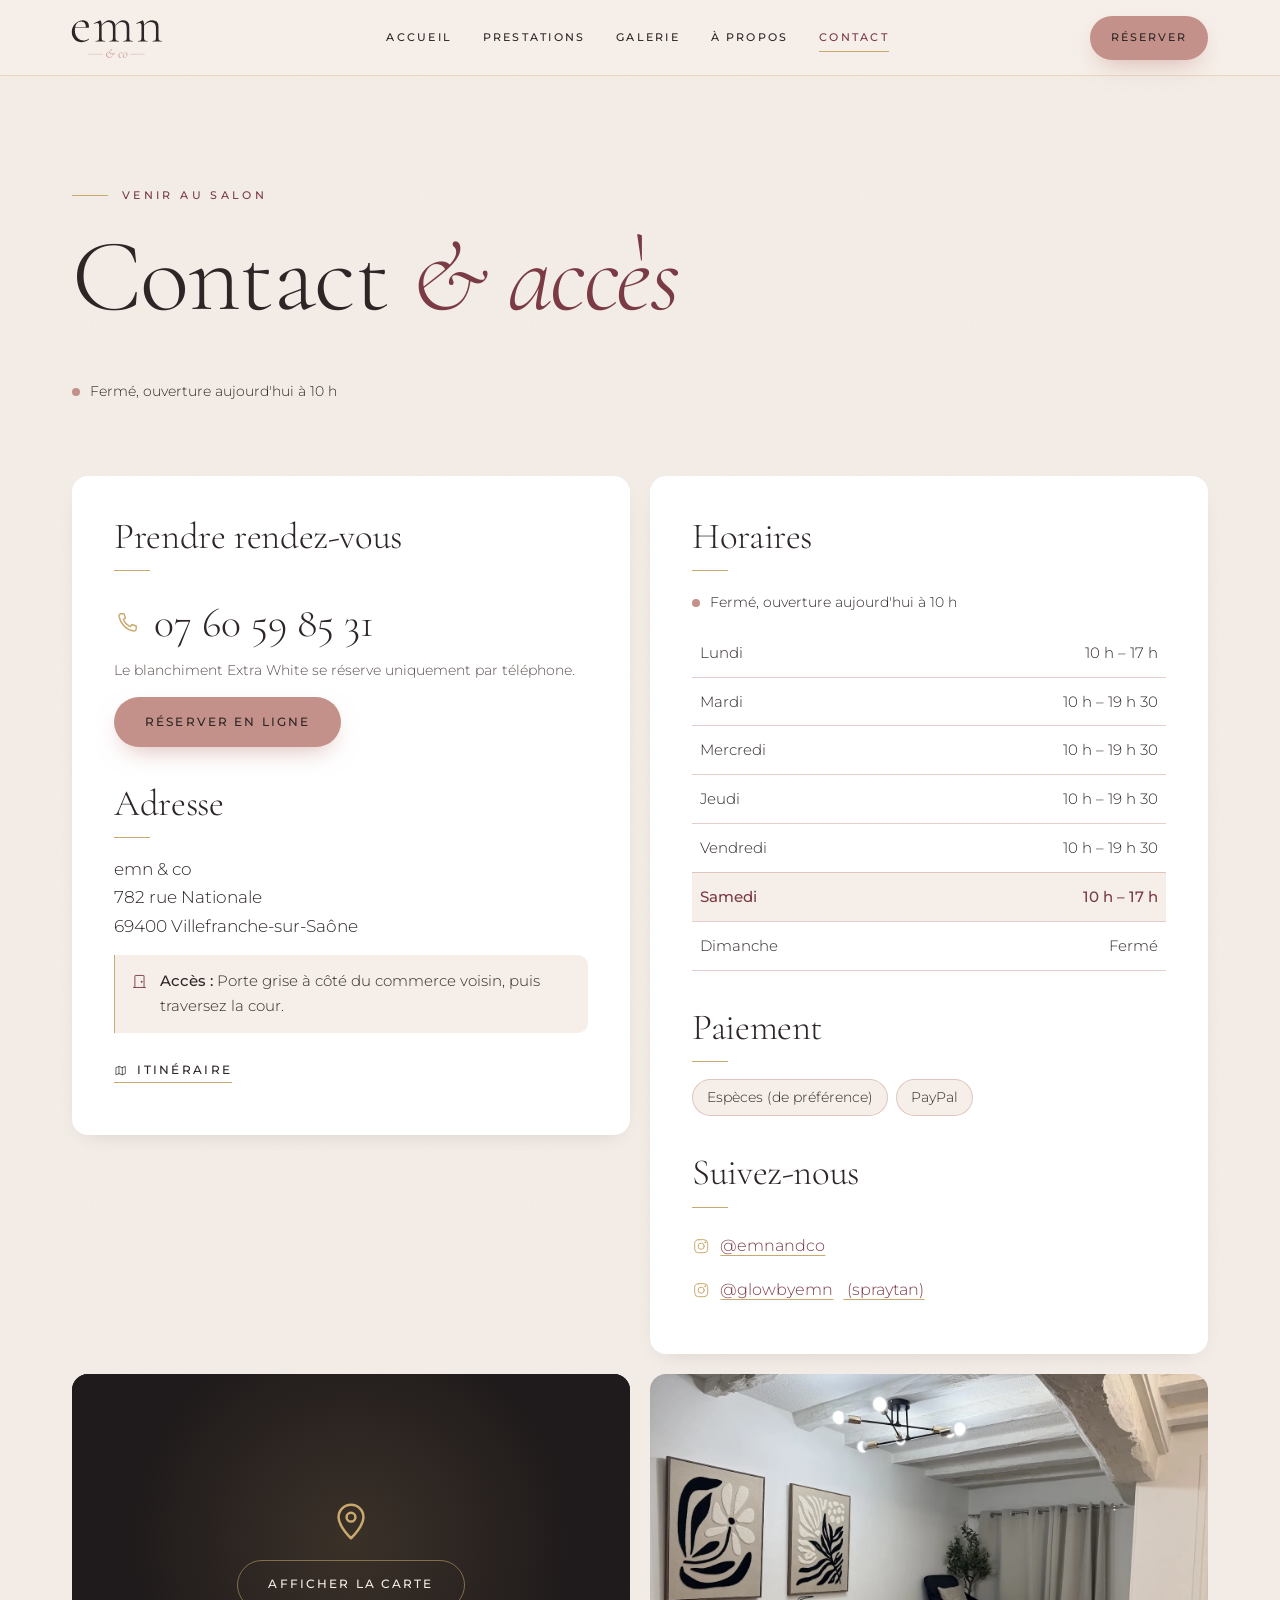
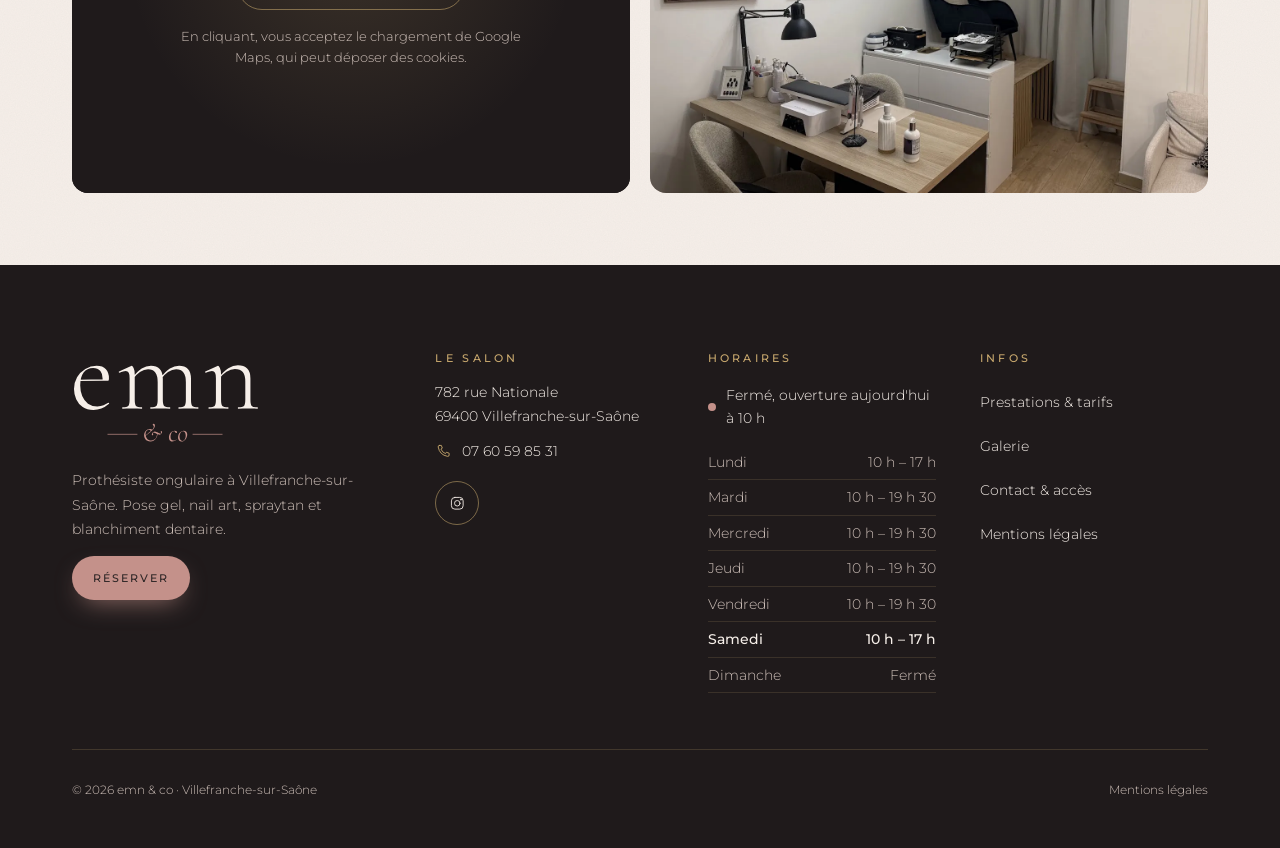
<file: contact.html>
<!DOCTYPE html>
<html lang="fr">
<head>
  <meta charset="utf-8">
  <meta name="viewport" content="width=device-width, initial-scale=1">
  <title>Contact &amp; accès | Salon de manucure à Villefranche-sur-Saône | emn &amp; co</title>
  <meta name="description" content="emn & co, 782 rue Nationale à Villefranche-sur-Saône : horaires, accès, téléphone 07 60 59 85 31 et réservation en ligne sur Planity.">
<!-- @partial head -->
<meta name="theme-color" content="#F6EFE9">
  <link rel="canonical" href="https://hro6999.github.io/emnandco/contact.html">
  <meta property="og:type" content="website">
  <meta property="og:locale" content="fr_FR">
  <meta property="og:site_name" content="emn &amp; co">
  <meta property="og:title" content="Contact &amp; accès | Salon de manucure à Villefranche-sur-Saône | emn &amp; co">
  <meta property="og:description" content="emn & co, 782 rue Nationale à Villefranche-sur-Saône : horaires, accès, téléphone 07 60 59 85 31 et réservation en ligne sur Planity.">
  <meta property="og:url" content="https://hro6999.github.io/emnandco/contact.html">
  <meta property="og:image" content="https://hro6999.github.io/emnandco/assets/logo/emn-co-logo.png">
  <meta property="og:image:width" content="1200">
  <meta property="og:image:height" content="630">
  <meta property="og:image:alt" content="Logo emn &amp; co sur fond beige">
  <meta name="twitter:card" content="summary_large_image">
  <link rel="icon" href="assets/logo/emn-co-icone.svg" type="image/svg+xml">
  <link rel="icon" href="assets/logo/favicon-180.png" sizes="180x180" type="image/png">
  <link rel="apple-touch-icon" href="assets/logo/favicon-180.png" sizes="180x180">
  <link rel="preload" href="assets/fonts/cormorant.woff2" as="font" type="font/woff2" crossorigin>
  <link rel="preload" href="assets/fonts/montserrat.woff2" as="font" type="font/woff2" crossorigin>
  <link rel="stylesheet" href="assets/css/style.css">
  <script>document.documentElement.classList.add("js");</script>
<!-- @fin head -->
</head>
<body>
<!-- @partial en-tete -->
<a class="skip-link" href="#contenu">Aller au contenu</a>

  <header class="site-header">
    <div class="container site-header__inner">
      <a class="brand" href="index.html" aria-label="emn &amp; co, retour à l'accueil">
        <img src="assets/logo/emn-co-logo-transparent.svg" alt="emn &amp; co" width="125" height="64">
      </a>
      <nav class="nav" aria-label="Navigation principale">
        <ul>
          <li><a href="index.html">Accueil</a></li>
          <li><a href="prestations.html">Prestations</a></li>
          <li><a href="galerie.html">Galerie</a></li>
          <li><a href="a-propos.html">À propos</a></li>
          <li><a href="contact.html" aria-current="page">Contact</a></li>
        </ul>
      </nav>
      <a class="btn btn--primary btn--small header-cta" href="https://www.planity.com/emnandco-chez-davidson-69400-villefranche-sur-saone" target="_blank" rel="noopener" data-planity>Réserver<span class="sr-only"> sur Planity (nouvel onglet)</span></a>
      <button class="burger" type="button" aria-expanded="false" aria-controls="menu-mobile" aria-label="Ouvrir le menu">
        <span></span><span></span><span></span>
      </button>
    </div>
  </header>

  <div class="mobile-menu" id="menu-mobile" hidden>
    <nav aria-label="Navigation mobile">
      <ul>
        <li><a href="index.html">Accueil</a></li>
        <li><a href="prestations.html">Prestations</a></li>
        <li><a href="galerie.html">Galerie</a></li>
        <li><a href="a-propos.html">À propos</a></li>
        <li><a href="contact.html" aria-current="page">Contact</a></li>
      </ul>
    </nav>
    <a class="btn btn--primary" href="https://www.planity.com/emnandco-chez-davidson-69400-villefranche-sur-saone" target="_blank" rel="noopener" data-planity>Réserver sur Planity<span class="sr-only"> (nouvel onglet)</span></a>
    <p class="mobile-menu__infos">
      <span class="status" data-statut></span><br>
      <a href="tel:+33760598531" data-tel><span data-cfg="telephone">07&nbsp;60&nbsp;59&nbsp;85&nbsp;31</span></a><br>
      <span data-cfg="rue">782 rue Nationale</span>, <span data-cfg="ville">69400 Villefranche-sur-Saône</span>
    </p>
  </div>
<!-- @fin en-tete -->

  <main id="contenu">

    <section class="page-hero" aria-labelledby="titre-page">
      <div class="container">
        <p class="eyebrow">Venir au salon</p>
        <h1 id="titre-page">Contact <em>&amp; accès</em></h1>
        <p class="status" data-statut></p>
      </div>
    </section>

    <section class="section section--tight" style="padding-top:0" aria-label="Coordonnées">
      <div class="container contact-grid">
        <div class="info-card reveal">
          <h2>Prendre rendez-vous</h2>
          <a class="tel-big" href="tel:+33760598531" data-tel><svg class="icon" viewBox="0 0 24 24" aria-hidden="true" focusable="false"><path d="M6.6 3.5h2.6l1.4 4-2 1.3a12 12 0 0 0 6.6 6.6l1.3-2 4 1.4v2.6a2 2 0 0 1-2.2 2A17 17 0 0 1 4.6 5.7a2 2 0 0 1 2-2.2z"/></svg><span data-cfg="telephone">07&nbsp;60&nbsp;59&nbsp;85&nbsp;31</span></a>
          <p class="muted">Le blanchiment Extra White se réserve uniquement par téléphone.</p>
          <a class="btn btn--primary" href="https://www.planity.com/emnandco-chez-davidson-69400-villefranche-sur-saone" target="_blank" rel="noopener" data-planity>Réserver sur Planity<span class="sr-only"> sur Planity (nouvel onglet)</span></a>

          <h2 class="mt">Adresse</h2>
          <address>
            emn &amp; co<br>
            <span data-cfg="rue">782 rue Nationale</span><br>
            <span data-cfg="ville">69400 Villefranche-sur-Saône</span>
          </address>
          <p class="access-note"><svg class="icon" viewBox="0 0 24 24" aria-hidden="true" focusable="false"><path d="M5.5 20.5V4.2a.7.7 0 0 1 .7-.7h11.6a.7.7 0 0 1 .7.7v16.3M3.5 20.5h17"/><circle cx="15" cy="12.5" r=".7" fill="currentColor"/></svg><span><strong>Accès :</strong> <span data-cfg="acces">Porte grise à côté du commerce voisin, puis traversez la cour.</span></span></p>
          <p style="margin:16px 0 0"><a class="link-arrow" href="https://www.google.com/maps/dir/?api=1&amp;destination=45.9883468,4.7183266" target="_blank" rel="noopener"><svg class="icon" viewBox="0 0 24 24" aria-hidden="true" focusable="false"><path d="M9 4.5l-5.5 2v13l5.5-2 6 2 5.5-2v-13l-5.5 2z"/><path d="M9 4.5v13M15 6.5v13"/></svg>Itinéraire<span class="sr-only"> Google Maps (nouvel onglet)</span></a></p>
        </div>

        <div class="info-card reveal">
          <h2>Horaires</h2>
          <p class="status" data-statut></p>
          <table class="hours-table" data-hours="table">
            <caption class="sr-only">Horaires d'ouverture du salon</caption>
            <tbody><!-- @data horaires-tableau --><tr><th scope="row">Lundi</th><td>10 h – 17 h</td></tr><tr><th scope="row">Mardi</th><td>10 h – 19 h 30</td></tr><tr><th scope="row">Mercredi</th><td>10 h – 19 h 30</td></tr><tr><th scope="row">Jeudi</th><td>10 h – 19 h 30</td></tr><tr><th scope="row">Vendredi</th><td>10 h – 19 h 30</td></tr><tr><th scope="row">Samedi</th><td>10 h – 17 h</td></tr><tr><th scope="row">Dimanche</th><td>Fermé</td></tr><!-- @fin horaires-tableau --></tbody>
          </table>
          <h2 class="mt">Paiement</h2>
          <ul class="pay-list" data-payments><!-- @data paiements --><li>Espèces (de préférence)</li><li>PayPal</li><!-- @fin paiements --></ul>
          <h2 class="mt">Suivez-nous</h2>
          <p style="margin:0">
            <a class="footer-link" href="https://www.instagram.com/emnandco/" target="_blank" rel="noopener" data-social="instagram"><svg class="icon" viewBox="0 0 24 24" aria-hidden="true" focusable="false"><rect x="3.5" y="3.5" width="17" height="17" rx="5"/><circle cx="12" cy="12" r="4"/><circle cx="17.2" cy="6.8" r=".6" fill="currentColor"/></svg><span data-cfg="instagramPseudo">@emnandco</span><span class="sr-only"> (nouvel onglet)</span></a><br>
            <a class="footer-link" href="https://www.instagram.com/glowbyemn/" target="_blank" rel="noopener" data-social="instagramSpraytan"><svg class="icon" viewBox="0 0 24 24" aria-hidden="true" focusable="false"><rect x="3.5" y="3.5" width="17" height="17" rx="5"/><circle cx="12" cy="12" r="4"/><circle cx="17.2" cy="6.8" r=".6" fill="currentColor"/></svg><span data-cfg="instagramSpraytanPseudo">@glowbyemn</span>&nbsp;(spraytan)<span class="sr-only"> (nouvel onglet)</span></a><br>
            <a class="footer-link" href="https://www.tiktok.com/" target="_blank" rel="noopener" data-social="tiktok" hidden><svg class="icon" viewBox="0 0 24 24" aria-hidden="true" focusable="false"><path d="M14 3.5v11.2a3.3 3.3 0 1 1-3.3-3.3"/><path d="M14 3.5c.4 2.6 2.2 4.3 5 4.6"/></svg>TikTok<span class="sr-only"> (nouvel onglet)</span></a>
          </p>
        </div>

        <div class="map reveal">
          <div class="map__placeholder on-night">
            <svg class="icon map__pin" viewBox="0 0 24 24" aria-hidden="true" focusable="false"><path d="M12 21s-6.5-6.1-6.5-11a6.5 6.5 0 0 1 13 0c0 4.9-6.5 11-6.5 11z"/><circle cx="12" cy="10" r="2.3"/></svg>
            <button class="btn btn--outline" type="button" data-load-map>Afficher la carte</button>
            <p>En cliquant, vous acceptez le chargement de Google Maps, qui peut déposer des cookies.</p>
          </div>
        </div>

        <div class="photo reveal" style="aspect-ratio:4/3">
          <picture>
            <source type="image/webp" srcset="assets/img/salon-interieur-600.webp 600w, assets/img/salon-interieur.webp 1360w" sizes="(min-width: 768px) 50vw, 100vw">
            <img src="assets/img/salon-interieur-600.jpg" srcset="assets/img/salon-interieur-600.jpg 600w, assets/img/salon-interieur.jpg 1360w" sizes="(min-width: 768px) 50vw, 100vw" width="600" height="450" alt="Intérieur du salon emn &amp; co : poste de pose lumineux, décoration beige et noire" loading="lazy" decoding="async">
          </picture>
        </div>
      </div>
    </section>

  </main>

<!-- @partial pied-de-page -->
<footer class="site-footer on-night">
    <div class="container">
      <div class="footer-top">
        <div class="footer-brand">
          <img src="assets/logo/emn-co-logo-blanc.svg" alt="emn &amp; co" width="230" height="118" loading="lazy">
          <p>Prothésiste ongulaire à Villefranche-sur-Saône. Pose gel, nail art, spraytan et blanchiment dentaire.</p>
          <a class="btn btn--primary btn--small" href="https://www.planity.com/emnandco-chez-davidson-69400-villefranche-sur-saone" target="_blank" rel="noopener" data-planity>Réserver<span class="sr-only"> sur Planity (nouvel onglet)</span></a>
        </div>
        <div>
          <h2>Le salon</h2>
          <address>
            <span data-cfg="rue">782 rue Nationale</span><br>
            <span data-cfg="ville">69400 Villefranche-sur-Saône</span>
          </address>
          <a class="footer-link" href="tel:+33760598531" data-tel><svg class="icon" viewBox="0 0 24 24" aria-hidden="true" focusable="false"><path d="M6.6 3.5h2.6l1.4 4-2 1.3a12 12 0 0 0 6.6 6.6l1.3-2 4 1.4v2.6a2 2 0 0 1-2.2 2A17 17 0 0 1 4.6 5.7a2 2 0 0 1 2-2.2z"/></svg><span data-cfg="telephone">07&nbsp;60&nbsp;59&nbsp;85&nbsp;31</span></a>
          <div class="socials">
            <a href="https://www.instagram.com/emnandco/" target="_blank" rel="noopener" data-social="instagram" aria-label="Instagram @emnandco (nouvel onglet)"><svg class="icon" viewBox="0 0 24 24" aria-hidden="true" focusable="false"><rect x="3.5" y="3.5" width="17" height="17" rx="5"/><circle cx="12" cy="12" r="4"/><circle cx="17.2" cy="6.8" r=".6" fill="currentColor"/></svg></a>
            <a href="https://www.tiktok.com/" target="_blank" rel="noopener" data-social="tiktok" aria-label="TikTok (nouvel onglet)" hidden><svg class="icon" viewBox="0 0 24 24" aria-hidden="true" focusable="false"><path d="M14 3.5v11.2a3.3 3.3 0 1 1-3.3-3.3"/><path d="M14 3.5c.4 2.6 2.2 4.3 5 4.6"/></svg></a>
          </div>
        </div>
        <div>
          <h2>Horaires</h2>
          <p class="status" data-statut></p>
          <ul class="hours-list" data-hours="list"><li><span>Lundi</span><span>10 h – 17 h</span></li><li><span>Mardi</span><span>10 h – 19 h 30</span></li><li><span>Mercredi</span><span>10 h – 19 h 30</span></li><li><span>Jeudi</span><span>10 h – 19 h 30</span></li><li><span>Vendredi</span><span>10 h – 19 h 30</span></li><li><span>Samedi</span><span>10 h – 17 h</span></li><li><span>Dimanche</span><span>Fermé</span></li></ul>
        </div>
        <div>
          <h2>Infos</h2>
          <ul class="footer-nav">
            <li><a class="footer-link" href="prestations.html">Prestations &amp; tarifs</a></li>
            <li><a class="footer-link" href="galerie.html">Galerie</a></li>
            <li><a class="footer-link" href="contact.html">Contact &amp; accès</a></li>
            <li><a class="footer-link" href="mentions-legales.html">Mentions légales</a></li>
          </ul>
        </div>
      </div>
      <div class="footer-bottom">
        <p>© 2026 emn &amp; co · Villefranche-sur-Saône</p>
        <a href="mentions-legales.html">Mentions légales</a>
      </div>
    </div>
  </footer>

  <div class="mobilebar">
    <a class="btn btn--primary" href="https://www.planity.com/emnandco-chez-davidson-69400-villefranche-sur-saone" target="_blank" rel="noopener" data-planity>Réserver<span class="sr-only"> sur Planity (nouvel onglet)</span></a>
    <a class="mobilebar__tel" href="tel:+33760598531" data-tel aria-label="Appeler le salon"><svg class="icon" viewBox="0 0 24 24" aria-hidden="true" focusable="false"><path d="M6.6 3.5h2.6l1.4 4-2 1.3a12 12 0 0 0 6.6 6.6l1.3-2 4 1.4v2.6a2 2 0 0 1-2.2 2A17 17 0 0 1 4.6 5.7a2 2 0 0 1 2-2.2z"/></svg></a>
  </div>

  <script src="assets/js/config.js" defer></script>
  <script src="assets/js/horaires.js" defer></script>
  <script src="assets/js/prestations-data.js" defer></script>
  <script src="assets/js/prestations.js" defer></script>
  <script src="assets/js/main.js" defer></script>
  <script src="assets/js/reservation.js" defer></script>
<!-- @fin pied-de-page -->
</body>
</html>
</file>
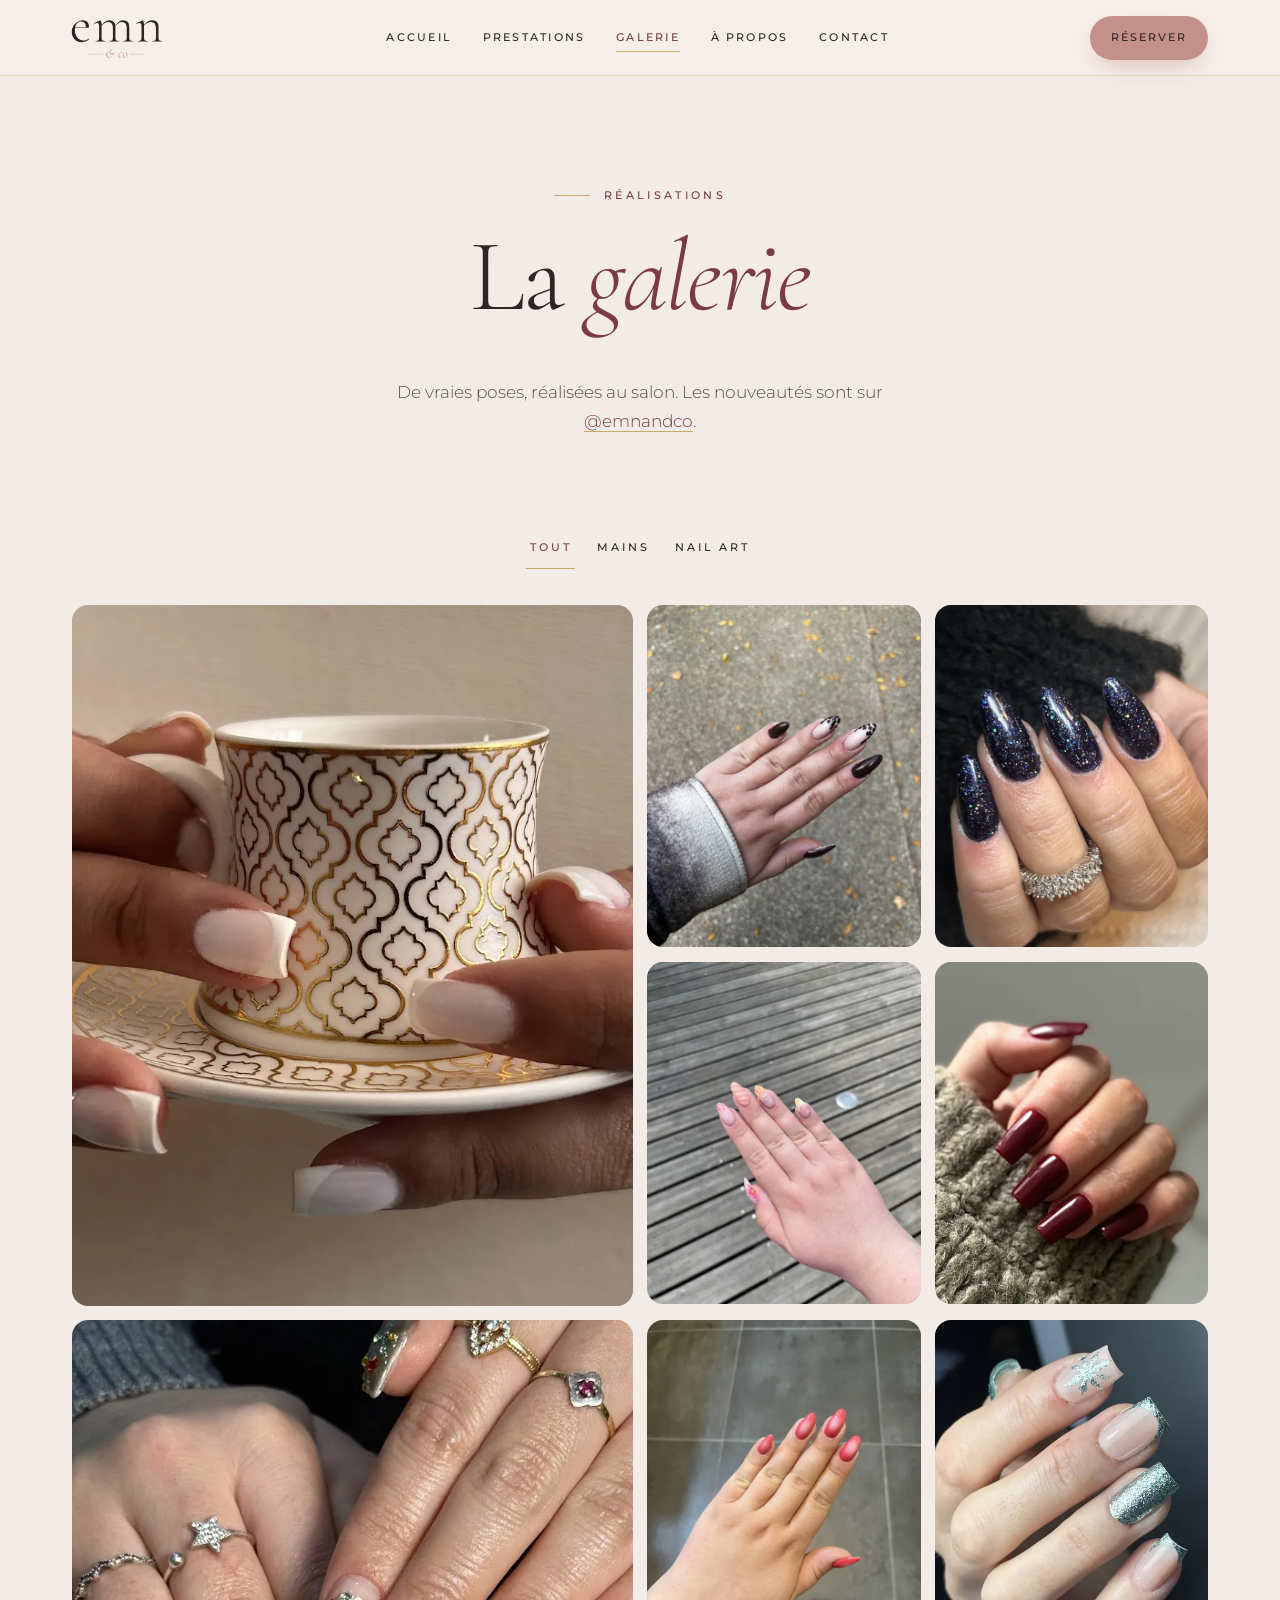
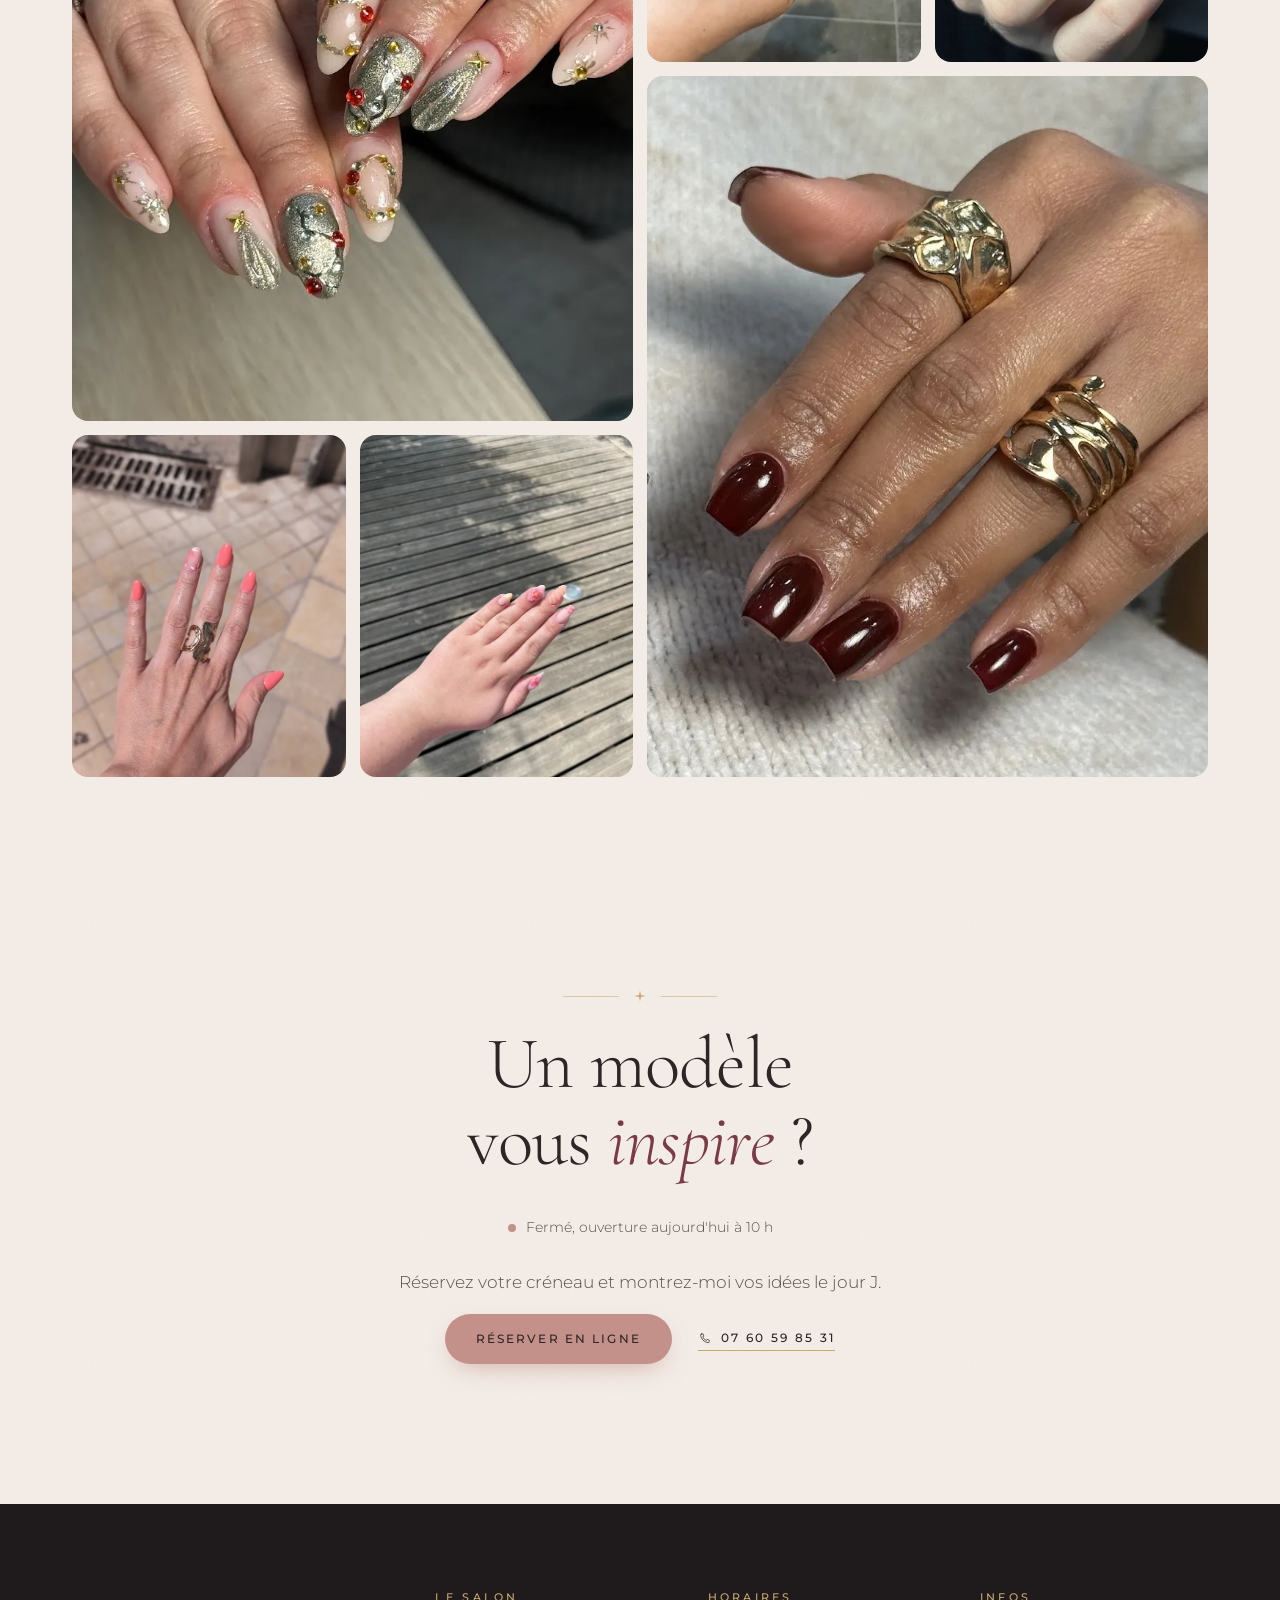
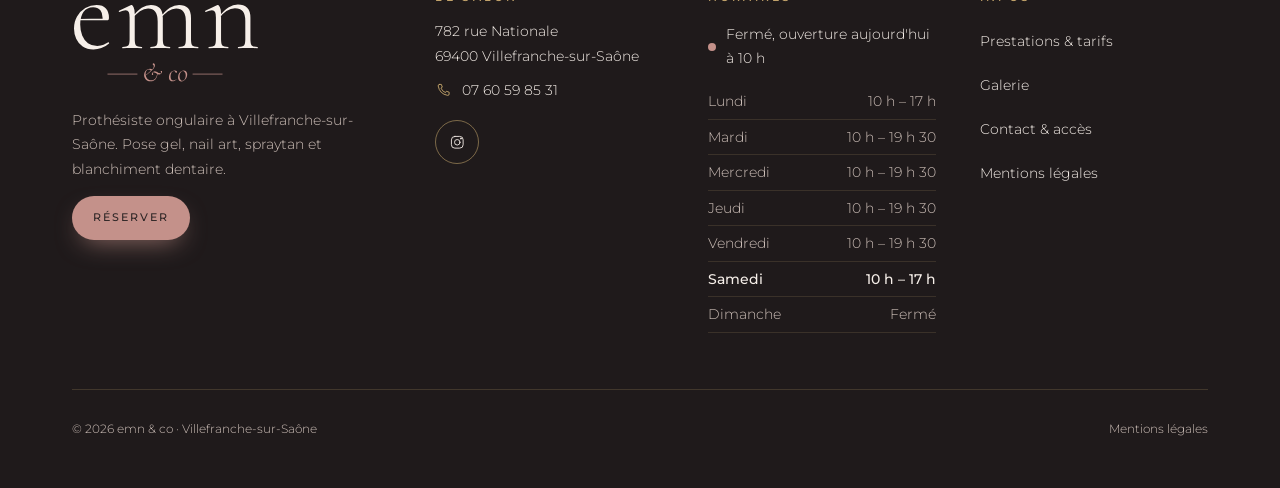
<file: galerie.html>
<!DOCTYPE html>
<html lang="fr">
<head>
  <meta charset="utf-8">
  <meta name="viewport" content="width=device-width, initial-scale=1">
  <title>Galerie nail art &amp; pose gel à Villefranche-sur-Saône | emn &amp; co</title>
  <meta name="description" content="Les réalisations du salon emn & co à Villefranche-sur-Saône : French, semi-permanent, pose gel et nail art (Noël, léopard, fleurs…).">
<!-- @partial head -->
<meta name="theme-color" content="#F6EFE9">
  <link rel="canonical" href="https://hro6999.github.io/emnandco/galerie.html">
  <meta property="og:type" content="website">
  <meta property="og:locale" content="fr_FR">
  <meta property="og:site_name" content="emn &amp; co">
  <meta property="og:title" content="Galerie nail art &amp; pose gel à Villefranche-sur-Saône | emn &amp; co">
  <meta property="og:description" content="Les réalisations du salon emn & co à Villefranche-sur-Saône : French, semi-permanent, pose gel et nail art (Noël, léopard, fleurs…).">
  <meta property="og:url" content="https://hro6999.github.io/emnandco/galerie.html">
  <meta property="og:image" content="https://hro6999.github.io/emnandco/assets/logo/emn-co-logo.png">
  <meta property="og:image:width" content="1200">
  <meta property="og:image:height" content="630">
  <meta property="og:image:alt" content="Logo emn &amp; co sur fond beige">
  <meta name="twitter:card" content="summary_large_image">
  <link rel="icon" href="assets/logo/emn-co-icone.svg" type="image/svg+xml">
  <link rel="icon" href="assets/logo/favicon-180.png" sizes="180x180" type="image/png">
  <link rel="apple-touch-icon" href="assets/logo/favicon-180.png" sizes="180x180">
  <link rel="preload" href="assets/fonts/cormorant.woff2" as="font" type="font/woff2" crossorigin>
  <link rel="preload" href="assets/fonts/montserrat.woff2" as="font" type="font/woff2" crossorigin>
  <link rel="stylesheet" href="assets/css/style.css">
  <script>document.documentElement.classList.add("js");</script>
<!-- @fin head -->
</head>
<body>
<!-- @partial en-tete -->
<a class="skip-link" href="#contenu">Aller au contenu</a>

  <header class="site-header">
    <div class="container site-header__inner">
      <a class="brand" href="index.html" aria-label="emn &amp; co, retour à l'accueil">
        <img src="assets/logo/emn-co-logo-transparent.svg" alt="emn &amp; co" width="125" height="64">
      </a>
      <nav class="nav" aria-label="Navigation principale">
        <ul>
          <li><a href="index.html">Accueil</a></li>
          <li><a href="prestations.html">Prestations</a></li>
          <li><a href="galerie.html" aria-current="page">Galerie</a></li>
          <li><a href="a-propos.html">À propos</a></li>
          <li><a href="contact.html">Contact</a></li>
        </ul>
      </nav>
      <a class="btn btn--primary btn--small header-cta" href="https://www.planity.com/emnandco-chez-davidson-69400-villefranche-sur-saone" target="_blank" rel="noopener" data-planity>Réserver<span class="sr-only"> sur Planity (nouvel onglet)</span></a>
      <button class="burger" type="button" aria-expanded="false" aria-controls="menu-mobile" aria-label="Ouvrir le menu">
        <span></span><span></span><span></span>
      </button>
    </div>
  </header>

  <div class="mobile-menu" id="menu-mobile" hidden>
    <nav aria-label="Navigation mobile">
      <ul>
        <li><a href="index.html">Accueil</a></li>
        <li><a href="prestations.html">Prestations</a></li>
        <li><a href="galerie.html" aria-current="page">Galerie</a></li>
        <li><a href="a-propos.html">À propos</a></li>
        <li><a href="contact.html">Contact</a></li>
      </ul>
    </nav>
    <a class="btn btn--primary" href="https://www.planity.com/emnandco-chez-davidson-69400-villefranche-sur-saone" target="_blank" rel="noopener" data-planity>Réserver sur Planity<span class="sr-only"> (nouvel onglet)</span></a>
    <p class="mobile-menu__infos">
      <span class="status" data-statut></span><br>
      <a href="tel:+33760598531" data-tel><span data-cfg="telephone">07&nbsp;60&nbsp;59&nbsp;85&nbsp;31</span></a><br>
      <span data-cfg="rue">782 rue Nationale</span>, <span data-cfg="ville">69400 Villefranche-sur-Saône</span>
    </p>
  </div>
<!-- @fin en-tete -->

  <main id="contenu">

    <section class="page-hero page-hero--center" aria-labelledby="titre-page">
      <div class="container">
        <p class="eyebrow">Réalisations</p>
        <h1 id="titre-page">La <em>galerie</em></h1>
        <p class="lead">De vraies poses, réalisées au salon. Les nouveautés sont sur <a href="https://www.instagram.com/emnandco/" target="_blank" rel="noopener" data-social="instagram"><span data-cfg="instagramPseudo">@emnandco</span><span class="sr-only"> (nouvel onglet)</span></a>.</p>
      </div>
    </section>

    <section class="section section--tight" aria-label="Photos des réalisations" style="padding-top:0">
      <div class="container">
        <!-- Filtre « Pieds » à ajouter quand des photos de pieds seront disponibles :
             <button class="filter" type="button" data-filter="pieds" aria-pressed="false">Pieds</button> -->
        <div class="filters" role="group" aria-label="Filtrer les photos">
          <button class="filter" type="button" data-filter="tout" aria-pressed="true">Tout</button>
          <button class="filter" type="button" data-filter="mains" aria-pressed="false">Mains</button>
          <button class="filter" type="button" data-filter="nail-art" aria-pressed="false">Nail art</button>
        </div>
        <p id="galerie-statut" class="sr-only" aria-live="polite"></p>
        <ul class="gallery">
          <li data-cat="mains" class="is-wide">
            <button type="button" data-full="assets/img/hero-french-blanche-tasse.webp" aria-label="Agrandir : French blanche laiteuse sur ongles amande, mains tenant une tasse dorée">
              <span class="photo">
          <picture>
            <source type="image/webp" srcset="assets/img/hero-french-blanche-tasse-600.webp 600w, assets/img/hero-french-blanche-tasse.webp 765w" sizes="(min-width: 768px) 50vw, (min-width: 600px) 33vw, 50vw">
            <img src="assets/img/hero-french-blanche-tasse-600.jpg" srcset="assets/img/hero-french-blanche-tasse-600.jpg 600w, assets/img/hero-french-blanche-tasse.jpg 765w" sizes="(min-width: 768px) 50vw, (min-width: 600px) 33vw, 50vw" width="600" height="800" alt="French blanche laiteuse sur ongles amande, mains tenant une tasse dorée" fetchpriority="high" decoding="async">
          </picture>
              </span>
            </button>
          </li>
          <li data-cat="nail-art">
            <button type="button" data-full="assets/img/nail-art-leopard-bordeaux.webp" aria-label="Agrandir : Nail art motif léopard et ongles bordeaux, forme amande">
              <span class="photo">
          <picture>
            <source type="image/webp" srcset="assets/img/nail-art-leopard-bordeaux-600.webp 600w, assets/img/nail-art-leopard-bordeaux.webp 765w" sizes="(min-width: 768px) 25vw, (min-width: 600px) 33vw, 50vw">
            <img src="assets/img/nail-art-leopard-bordeaux-600.jpg" srcset="assets/img/nail-art-leopard-bordeaux-600.jpg 600w, assets/img/nail-art-leopard-bordeaux.jpg 765w" sizes="(min-width: 768px) 25vw, (min-width: 600px) 33vw, 50vw" width="600" height="800" alt="Nail art motif léopard et ongles bordeaux, forme amande" loading="lazy" decoding="async">
          </picture>
              </span>
            </button>
          </li>
          <li data-cat="mains">
            <button type="button" data-full="assets/img/mains-paillettes-nuit-amande.webp" aria-label="Agrandir : Ongles amande pailletés bleu nuit, bague scintillante">
              <span class="photo">
          <picture>
            <source type="image/webp" srcset="assets/img/mains-paillettes-nuit-amande-600.webp 600w, assets/img/mains-paillettes-nuit-amande.webp 765w" sizes="(min-width: 768px) 25vw, (min-width: 600px) 33vw, 50vw">
            <img src="assets/img/mains-paillettes-nuit-amande-600.jpg" srcset="assets/img/mains-paillettes-nuit-amande-600.jpg 600w, assets/img/mains-paillettes-nuit-amande.jpg 765w" sizes="(min-width: 768px) 25vw, (min-width: 600px) 33vw, 50vw" width="600" height="800" alt="Ongles amande pailletés bleu nuit, bague scintillante" loading="lazy" decoding="async">
          </picture>
              </span>
            </button>
          </li>
          <li data-cat="nail-art">
            <button type="button" data-full="assets/img/nail-art-pastel-fleurs-1.webp" aria-label="Agrandir : Nail art pastel avec petites fleurs sur ongles amande">
              <span class="photo">
          <picture>
            <source type="image/webp" srcset="assets/img/nail-art-pastel-fleurs-1-600.webp 600w, assets/img/nail-art-pastel-fleurs-1.webp 765w" sizes="(min-width: 768px) 25vw, (min-width: 600px) 33vw, 50vw">
            <img src="assets/img/nail-art-pastel-fleurs-1-600.jpg" srcset="assets/img/nail-art-pastel-fleurs-1-600.jpg 600w, assets/img/nail-art-pastel-fleurs-1.jpg 765w" sizes="(min-width: 768px) 25vw, (min-width: 600px) 33vw, 50vw" width="600" height="800" alt="Nail art pastel avec petites fleurs sur ongles amande" loading="lazy" decoding="async">
          </picture>
              </span>
            </button>
          </li>
          <li data-cat="mains">
            <button type="button" data-full="assets/img/mains-bordeaux-carre.webp" aria-label="Agrandir : Vernis bordeaux brillant sur ongles carrés, main posée sur un pull en laine">
              <span class="photo">
          <picture>
            <source type="image/webp" srcset="assets/img/mains-bordeaux-carre-600.webp 600w, assets/img/mains-bordeaux-carre.webp 751w" sizes="(min-width: 768px) 25vw, (min-width: 600px) 33vw, 50vw">
            <img src="assets/img/mains-bordeaux-carre-600.jpg" srcset="assets/img/mains-bordeaux-carre-600.jpg 600w, assets/img/mains-bordeaux-carre.jpg 751w" sizes="(min-width: 768px) 25vw, (min-width: 600px) 33vw, 50vw" width="600" height="815" alt="Vernis bordeaux brillant sur ongles carrés, main posée sur un pull en laine" loading="lazy" decoding="async">
          </picture>
              </span>
            </button>
          </li>
          <li data-cat="nail-art" class="is-wide">
            <button type="button" data-full="assets/img/nail-art-noel-dore-strass.webp" aria-label="Agrandir : Nail art de Noël doré avec strass et petits bijoux sur ongles amande">
              <span class="photo">
          <picture>
            <source type="image/webp" srcset="assets/img/nail-art-noel-dore-strass-600.webp 600w, assets/img/nail-art-noel-dore-strass.webp 765w" sizes="(min-width: 768px) 50vw, (min-width: 600px) 33vw, 50vw">
            <img src="assets/img/nail-art-noel-dore-strass-600.jpg" srcset="assets/img/nail-art-noel-dore-strass-600.jpg 600w, assets/img/nail-art-noel-dore-strass.jpg 765w" sizes="(min-width: 768px) 50vw, (min-width: 600px) 33vw, 50vw" width="600" height="800" alt="Nail art de Noël doré avec strass et petits bijoux sur ongles amande" loading="lazy" decoding="async">
          </picture>
              </span>
            </button>
          </li>
          <li data-cat="mains">
            <button type="button" data-full="assets/img/mains-degrade-corail.webp" aria-label="Agrandir : Dégradé corail lumineux sur ongles en amande">
              <span class="photo">
          <picture>
            <source type="image/webp" srcset="assets/img/mains-degrade-corail-600.webp 600w, assets/img/mains-degrade-corail.webp 765w" sizes="(min-width: 768px) 25vw, (min-width: 600px) 33vw, 50vw">
            <img src="assets/img/mains-degrade-corail-600.jpg" srcset="assets/img/mains-degrade-corail-600.jpg 600w, assets/img/mains-degrade-corail.jpg 765w" sizes="(min-width: 768px) 25vw, (min-width: 600px) 33vw, 50vw" width="600" height="800" alt="Dégradé corail lumineux sur ongles en amande" loading="lazy" decoding="async">
          </picture>
              </span>
            </button>
          </li>
          <li data-cat="nail-art">
            <button type="button" data-full="assets/img/nail-art-french-argent-flocon.webp" aria-label="Agrandir : French pailletée argent avec un flocon de neige en nail art">
              <span class="photo">
          <picture>
            <source type="image/webp" srcset="assets/img/nail-art-french-argent-flocon-600.webp 600w, assets/img/nail-art-french-argent-flocon.webp 1060w" sizes="(min-width: 768px) 25vw, (min-width: 600px) 33vw, 50vw">
            <img src="assets/img/nail-art-french-argent-flocon-600.jpg" srcset="assets/img/nail-art-french-argent-flocon-600.jpg 600w, assets/img/nail-art-french-argent-flocon.jpg 1060w" sizes="(min-width: 768px) 25vw, (min-width: 600px) 33vw, 50vw" width="600" height="577" alt="French pailletée argent avec un flocon de neige en nail art" loading="lazy" decoding="async">
          </picture>
              </span>
            </button>
          </li>
          <li data-cat="mains" class="is-wide">
            <button type="button" data-full="assets/img/mains-bordeaux-court-bagues-or.webp" aria-label="Agrandir : Ongles courts bordeaux brillants, main ornée de bagues dorées">
              <span class="photo">
          <picture>
            <source type="image/webp" srcset="assets/img/mains-bordeaux-court-bagues-or-600.webp 600w, assets/img/mains-bordeaux-court-bagues-or.webp 765w" sizes="(min-width: 768px) 50vw, (min-width: 600px) 33vw, 50vw">
            <img src="assets/img/mains-bordeaux-court-bagues-or-600.jpg" srcset="assets/img/mains-bordeaux-court-bagues-or-600.jpg 600w, assets/img/mains-bordeaux-court-bagues-or.jpg 765w" sizes="(min-width: 768px) 50vw, (min-width: 600px) 33vw, 50vw" width="600" height="800" alt="Ongles courts bordeaux brillants, main ornée de bagues dorées" loading="lazy" decoding="async">
          </picture>
              </span>
            </button>
          </li>
          <li data-cat="mains">
            <button type="button" data-full="assets/img/mains-corail-pastel.webp" aria-label="Agrandir : Ongles corail pastel, main ornée d'une bague dorée">
              <span class="photo">
          <picture>
            <source type="image/webp" srcset="assets/img/mains-corail-pastel-600.webp 600w, assets/img/mains-corail-pastel.webp 574w" sizes="(min-width: 768px) 25vw, (min-width: 600px) 33vw, 50vw">
            <img src="assets/img/mains-corail-pastel-600.jpg" srcset="assets/img/mains-corail-pastel-600.jpg 600w, assets/img/mains-corail-pastel.jpg 574w" sizes="(min-width: 768px) 25vw, (min-width: 600px) 33vw, 50vw" width="600" height="1066" alt="Ongles corail pastel, main ornée d'une bague dorée" loading="lazy" decoding="async">
          </picture>
              </span>
            </button>
          </li>
          <li data-cat="nail-art">
            <button type="button" data-full="assets/img/nail-art-pastel-fleurs-2.webp" aria-label="Agrandir : Nail art pastel à petites fleurs, vu sous un autre angle">
              <span class="photo">
          <picture>
            <source type="image/webp" srcset="assets/img/nail-art-pastel-fleurs-2-600.webp 600w, assets/img/nail-art-pastel-fleurs-2.webp 765w" sizes="(min-width: 768px) 25vw, (min-width: 600px) 33vw, 50vw">
            <img src="assets/img/nail-art-pastel-fleurs-2-600.jpg" srcset="assets/img/nail-art-pastel-fleurs-2-600.jpg 600w, assets/img/nail-art-pastel-fleurs-2.jpg 765w" sizes="(min-width: 768px) 25vw, (min-width: 600px) 33vw, 50vw" width="600" height="800" alt="Nail art pastel à petites fleurs, vu sous un autre angle" loading="lazy" decoding="async">
          </picture>
              </span>
            </button>
          </li>
        </ul>
      </div>
    </section>

    <section class="section final" aria-labelledby="titre-final">
      <div class="container container--narrow reveal">
        <p class="ornament" aria-hidden="true"><svg class="icon" viewBox="0 0 24 24" aria-hidden="true" focusable="false"><path d="M12 2.5l1.6 7.9 7.9 1.6-7.9 1.6L12 21.5l-1.6-7.9L2.5 12l7.9-1.6z"/></svg></p>
        <h2 id="titre-final">Un modèle vous <em>inspire</em> ?</h2>
        <p class="status" data-statut></p>
        <p class="lead">Réservez votre créneau et montrez-moi vos idées le jour J.</p>
        <div class="btn-row btn-row--center">
          <a class="btn btn--primary" href="https://www.planity.com/emnandco-chez-davidson-69400-villefranche-sur-saone" target="_blank" rel="noopener" data-planity>Réserver sur Planity<span class="sr-only"> sur Planity (nouvel onglet)</span></a>
          <a class="link-arrow" href="tel:+33760598531" data-tel><svg class="icon" viewBox="0 0 24 24" aria-hidden="true" focusable="false"><path d="M6.6 3.5h2.6l1.4 4-2 1.3a12 12 0 0 0 6.6 6.6l1.3-2 4 1.4v2.6a2 2 0 0 1-2.2 2A17 17 0 0 1 4.6 5.7a2 2 0 0 1 2-2.2z"/></svg><span data-cfg="telephone">07&nbsp;60&nbsp;59&nbsp;85&nbsp;31</span></a>
        </div>
      </div>
    </section>

    <dialog class="lightbox" id="lightbox" aria-labelledby="lightbox-titre">
      <h2 class="sr-only" id="lightbox-titre">Photo agrandie</h2>
      <span class="lightbox__count" aria-live="polite"></span>
      <figure>
        <img src="[data-uri]" alt="">
        <figcaption></figcaption>
      </figure>
      <button class="lightbox__btn lightbox__prev" type="button" aria-label="Photo précédente"><svg class="icon" viewBox="0 0 24 24" aria-hidden="true" focusable="false"><path d="M15 5l-7 7 7 7"/></svg></button>
      <button class="lightbox__btn lightbox__next" type="button" aria-label="Photo suivante"><svg class="icon" viewBox="0 0 24 24" aria-hidden="true" focusable="false"><path d="M9 5l7 7-7 7"/></svg></button>
      <button class="lightbox__btn lightbox__close" type="button" aria-label="Fermer"><svg class="icon" viewBox="0 0 24 24" aria-hidden="true" focusable="false"><path d="M6 6l12 12M18 6L6 18"/></svg></button>
    </dialog>

  </main>

<!-- @partial pied-de-page -->
<footer class="site-footer on-night">
    <div class="container">
      <div class="footer-top">
        <div class="footer-brand">
          <img src="assets/logo/emn-co-logo-blanc.svg" alt="emn &amp; co" width="230" height="118" loading="lazy">
          <p>Prothésiste ongulaire à Villefranche-sur-Saône. Pose gel, nail art, spraytan et blanchiment dentaire.</p>
          <a class="btn btn--primary btn--small" href="https://www.planity.com/emnandco-chez-davidson-69400-villefranche-sur-saone" target="_blank" rel="noopener" data-planity>Réserver<span class="sr-only"> sur Planity (nouvel onglet)</span></a>
        </div>
        <div>
          <h2>Le salon</h2>
          <address>
            <span data-cfg="rue">782 rue Nationale</span><br>
            <span data-cfg="ville">69400 Villefranche-sur-Saône</span>
          </address>
          <a class="footer-link" href="tel:+33760598531" data-tel><svg class="icon" viewBox="0 0 24 24" aria-hidden="true" focusable="false"><path d="M6.6 3.5h2.6l1.4 4-2 1.3a12 12 0 0 0 6.6 6.6l1.3-2 4 1.4v2.6a2 2 0 0 1-2.2 2A17 17 0 0 1 4.6 5.7a2 2 0 0 1 2-2.2z"/></svg><span data-cfg="telephone">07&nbsp;60&nbsp;59&nbsp;85&nbsp;31</span></a>
          <div class="socials">
            <a href="https://www.instagram.com/emnandco/" target="_blank" rel="noopener" data-social="instagram" aria-label="Instagram @emnandco (nouvel onglet)"><svg class="icon" viewBox="0 0 24 24" aria-hidden="true" focusable="false"><rect x="3.5" y="3.5" width="17" height="17" rx="5"/><circle cx="12" cy="12" r="4"/><circle cx="17.2" cy="6.8" r=".6" fill="currentColor"/></svg></a>
            <a href="https://www.tiktok.com/" target="_blank" rel="noopener" data-social="tiktok" aria-label="TikTok (nouvel onglet)" hidden><svg class="icon" viewBox="0 0 24 24" aria-hidden="true" focusable="false"><path d="M14 3.5v11.2a3.3 3.3 0 1 1-3.3-3.3"/><path d="M14 3.5c.4 2.6 2.2 4.3 5 4.6"/></svg></a>
          </div>
        </div>
        <div>
          <h2>Horaires</h2>
          <p class="status" data-statut></p>
          <ul class="hours-list" data-hours="list"><li><span>Lundi</span><span>10 h – 17 h</span></li><li><span>Mardi</span><span>10 h – 19 h 30</span></li><li><span>Mercredi</span><span>10 h – 19 h 30</span></li><li><span>Jeudi</span><span>10 h – 19 h 30</span></li><li><span>Vendredi</span><span>10 h – 19 h 30</span></li><li><span>Samedi</span><span>10 h – 17 h</span></li><li><span>Dimanche</span><span>Fermé</span></li></ul>
        </div>
        <div>
          <h2>Infos</h2>
          <ul class="footer-nav">
            <li><a class="footer-link" href="prestations.html">Prestations &amp; tarifs</a></li>
            <li><a class="footer-link" href="galerie.html">Galerie</a></li>
            <li><a class="footer-link" href="contact.html">Contact &amp; accès</a></li>
            <li><a class="footer-link" href="mentions-legales.html">Mentions légales</a></li>
          </ul>
        </div>
      </div>
      <div class="footer-bottom">
        <p>© 2026 emn &amp; co · Villefranche-sur-Saône</p>
        <a href="mentions-legales.html">Mentions légales</a>
      </div>
    </div>
  </footer>

  <div class="mobilebar">
    <a class="btn btn--primary" href="https://www.planity.com/emnandco-chez-davidson-69400-villefranche-sur-saone" target="_blank" rel="noopener" data-planity>Réserver<span class="sr-only"> sur Planity (nouvel onglet)</span></a>
    <a class="mobilebar__tel" href="tel:+33760598531" data-tel aria-label="Appeler le salon"><svg class="icon" viewBox="0 0 24 24" aria-hidden="true" focusable="false"><path d="M6.6 3.5h2.6l1.4 4-2 1.3a12 12 0 0 0 6.6 6.6l1.3-2 4 1.4v2.6a2 2 0 0 1-2.2 2A17 17 0 0 1 4.6 5.7a2 2 0 0 1 2-2.2z"/></svg></a>
  </div>

  <script src="assets/js/config.js" defer></script>
  <script src="assets/js/horaires.js" defer></script>
  <script src="assets/js/prestations-data.js" defer></script>
  <script src="assets/js/prestations.js" defer></script>
  <script src="assets/js/main.js" defer></script>
  <script src="assets/js/reservation.js" defer></script>
<!-- @fin pied-de-page -->
</body>
</html>
</file>
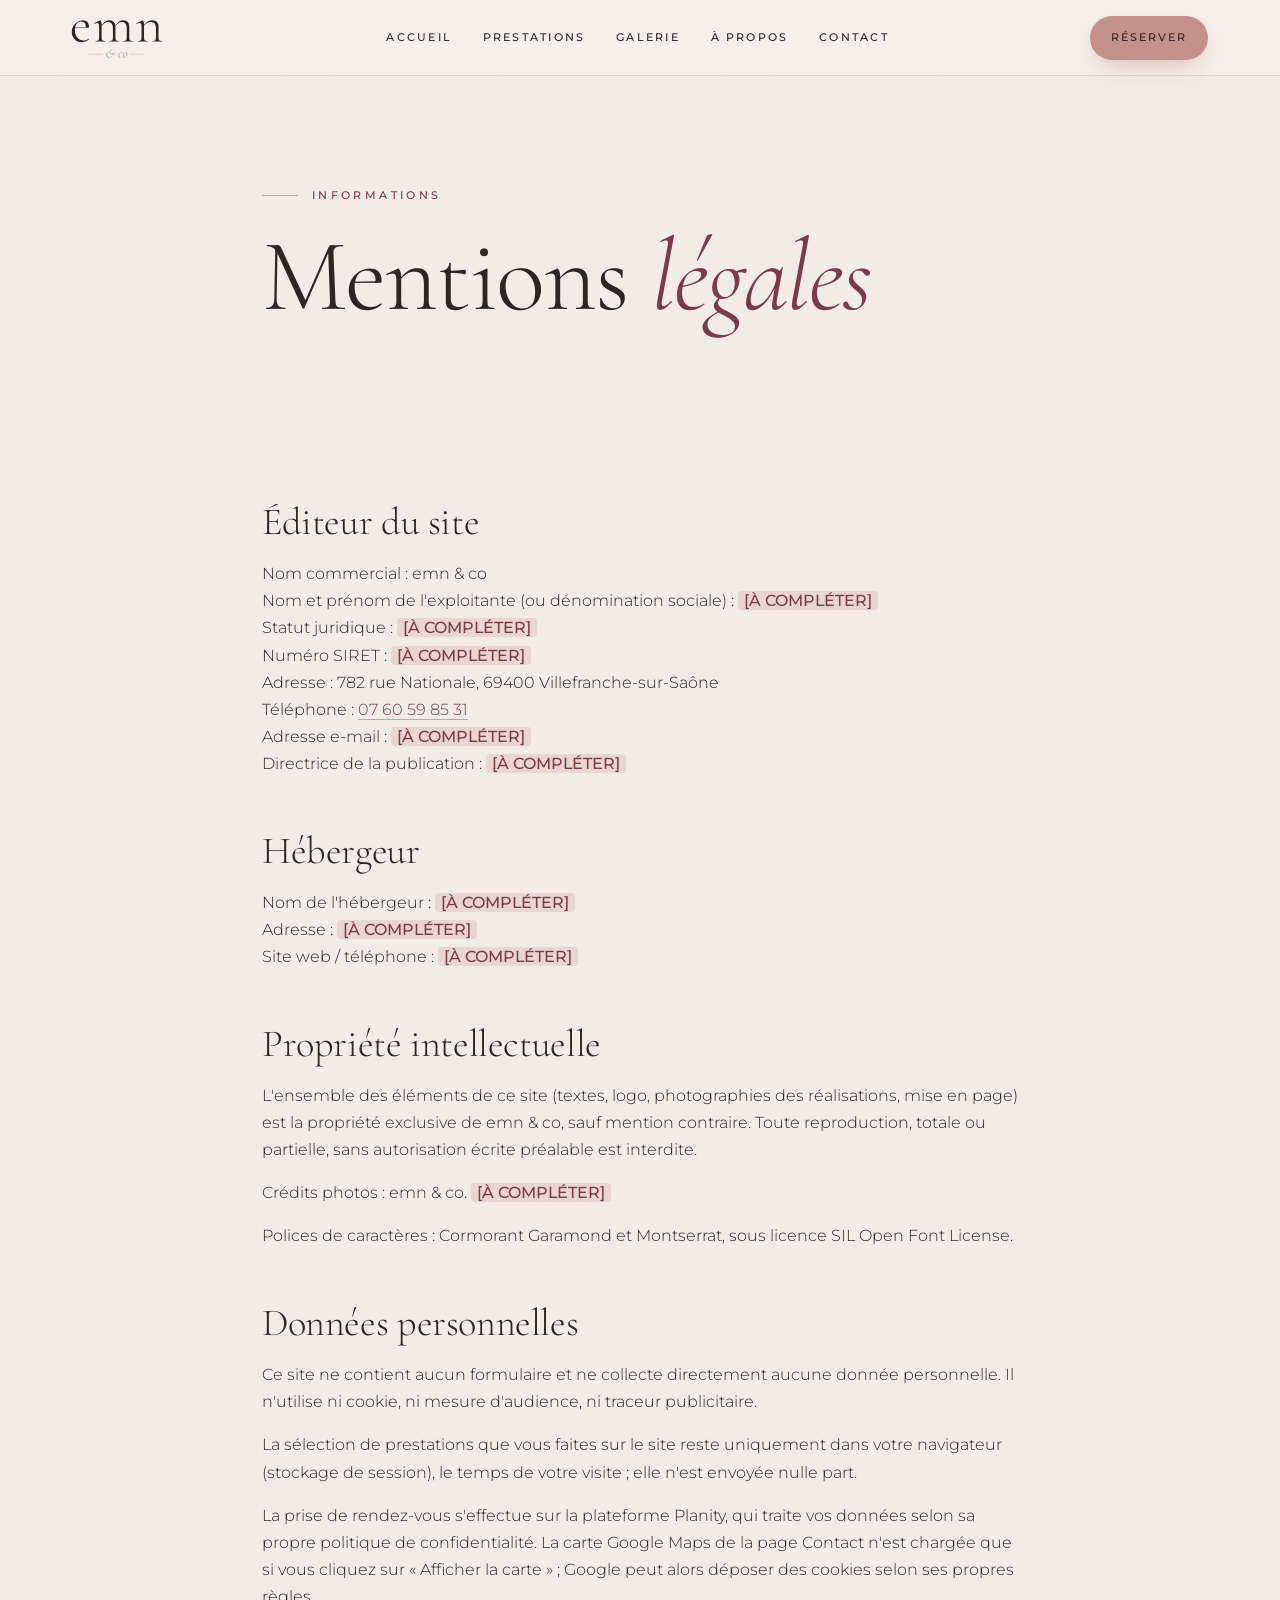
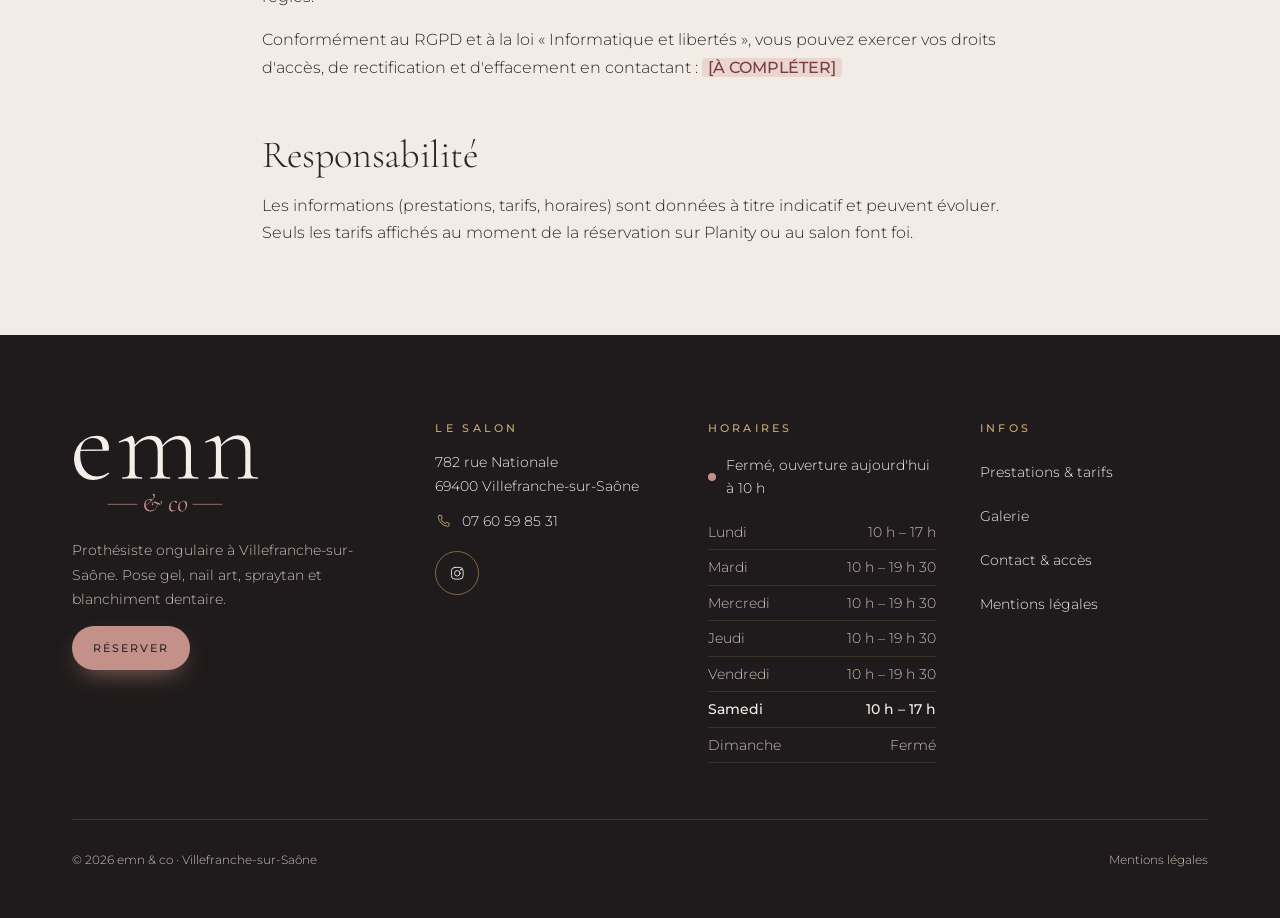
<file: mentions-legales.html>
<!DOCTYPE html>
<html lang="fr">
<head>
  <meta charset="utf-8">
  <meta name="viewport" content="width=device-width, initial-scale=1">
  <title>Mentions légales | emn &amp; co</title>
  <meta name="description" content="Mentions légales du site emn & co, prothésiste ongulaire à Villefranche-sur-Saône : éditeur, hébergeur, propriété intellectuelle et données personnelles.">
<!-- @partial head -->
<meta name="theme-color" content="#F6EFE9">
  <link rel="canonical" href="https://hro6999.github.io/emnandco/mentions-legales.html">
  <meta property="og:type" content="website">
  <meta property="og:locale" content="fr_FR">
  <meta property="og:site_name" content="emn &amp; co">
  <meta property="og:title" content="Mentions légales | emn &amp; co">
  <meta property="og:description" content="Mentions légales du site emn & co, prothésiste ongulaire à Villefranche-sur-Saône : éditeur, hébergeur, propriété intellectuelle et données personnelles.">
  <meta property="og:url" content="https://hro6999.github.io/emnandco/mentions-legales.html">
  <meta property="og:image" content="https://hro6999.github.io/emnandco/assets/logo/emn-co-logo.png">
  <meta property="og:image:width" content="1200">
  <meta property="og:image:height" content="630">
  <meta property="og:image:alt" content="Logo emn &amp; co sur fond beige">
  <meta name="twitter:card" content="summary_large_image">
  <link rel="icon" href="assets/logo/emn-co-icone.svg" type="image/svg+xml">
  <link rel="icon" href="assets/logo/favicon-180.png" sizes="180x180" type="image/png">
  <link rel="apple-touch-icon" href="assets/logo/favicon-180.png" sizes="180x180">
  <link rel="preload" href="assets/fonts/cormorant.woff2" as="font" type="font/woff2" crossorigin>
  <link rel="preload" href="assets/fonts/montserrat.woff2" as="font" type="font/woff2" crossorigin>
  <link rel="stylesheet" href="assets/css/style.css">
  <script>document.documentElement.classList.add("js");</script>
<!-- @fin head -->
</head>
<body>
<!-- @partial en-tete -->
<a class="skip-link" href="#contenu">Aller au contenu</a>

  <header class="site-header">
    <div class="container site-header__inner">
      <a class="brand" href="index.html" aria-label="emn &amp; co, retour à l'accueil">
        <img src="assets/logo/emn-co-logo-transparent.svg" alt="emn &amp; co" width="125" height="64">
      </a>
      <nav class="nav" aria-label="Navigation principale">
        <ul>
          <li><a href="index.html">Accueil</a></li>
          <li><a href="prestations.html">Prestations</a></li>
          <li><a href="galerie.html">Galerie</a></li>
          <li><a href="a-propos.html">À propos</a></li>
          <li><a href="contact.html">Contact</a></li>
        </ul>
      </nav>
      <a class="btn btn--primary btn--small header-cta" href="https://www.planity.com/emnandco-chez-davidson-69400-villefranche-sur-saone" target="_blank" rel="noopener" data-planity>Réserver<span class="sr-only"> sur Planity (nouvel onglet)</span></a>
      <button class="burger" type="button" aria-expanded="false" aria-controls="menu-mobile" aria-label="Ouvrir le menu">
        <span></span><span></span><span></span>
      </button>
    </div>
  </header>

  <div class="mobile-menu" id="menu-mobile" hidden>
    <nav aria-label="Navigation mobile">
      <ul>
        <li><a href="index.html">Accueil</a></li>
        <li><a href="prestations.html">Prestations</a></li>
        <li><a href="galerie.html">Galerie</a></li>
        <li><a href="a-propos.html">À propos</a></li>
        <li><a href="contact.html">Contact</a></li>
      </ul>
    </nav>
    <a class="btn btn--primary" href="https://www.planity.com/emnandco-chez-davidson-69400-villefranche-sur-saone" target="_blank" rel="noopener" data-planity>Réserver sur Planity<span class="sr-only"> (nouvel onglet)</span></a>
    <p class="mobile-menu__infos">
      <span class="status" data-statut></span><br>
      <a href="tel:+33760598531" data-tel><span data-cfg="telephone">07&nbsp;60&nbsp;59&nbsp;85&nbsp;31</span></a><br>
      <span data-cfg="rue">782 rue Nationale</span>, <span data-cfg="ville">69400 Villefranche-sur-Saône</span>
    </p>
  </div>
<!-- @fin en-tete -->

  <main id="contenu">

    <section class="page-hero" aria-labelledby="titre-page">
      <div class="container container--narrow">
        <p class="eyebrow">Informations</p>
        <h1 id="titre-page">Mentions <em>légales</em></h1>
      </div>
    </section>

    <section class="section section--tight legal" style="padding-top:0">
      <div class="container container--narrow">
        <h2>Éditeur du site</h2>
        <p>
          Nom commercial : emn &amp; co<br>
          Nom et prénom de l'exploitante (ou dénomination sociale) : <span class="todo">[À COMPLÉTER]</span><br>
          Statut juridique : <span class="todo">[À COMPLÉTER]</span><br>
          Numéro SIRET : <span class="todo">[À COMPLÉTER]</span><br>
          Adresse : 782 rue Nationale, 69400 Villefranche-sur-Saône<br>
          Téléphone : <a href="tel:+33760598531" data-tel>07&nbsp;60&nbsp;59&nbsp;85&nbsp;31</a><br>
          Adresse e-mail : <span class="todo">[À COMPLÉTER]</span><br>
          Directrice de la publication : <span class="todo">[À COMPLÉTER]</span>
        </p>

        <h2>Hébergeur</h2>
        <p>
          Nom de l'hébergeur : <span class="todo">[À COMPLÉTER]</span><br>
          Adresse : <span class="todo">[À COMPLÉTER]</span><br>
          Site web / téléphone : <span class="todo">[À COMPLÉTER]</span>
        </p>

        <h2>Propriété intellectuelle</h2>
        <p>L'ensemble des éléments de ce site (textes, logo, photographies des réalisations, mise en page) est la propriété exclusive de emn &amp; co, sauf mention contraire. Toute reproduction, totale ou partielle, sans autorisation écrite préalable est interdite.</p>
        <p>Crédits photos : emn &amp; co. <span class="todo">[À COMPLÉTER]</span></p>
        <p>Polices de caractères : Cormorant Garamond et Montserrat, sous licence SIL Open Font License.</p>

        <h2>Données personnelles</h2>
        <p>Ce site ne contient aucun formulaire et ne collecte directement aucune donnée personnelle. Il n'utilise ni cookie, ni mesure d'audience, ni traceur publicitaire.</p>
        <p>La sélection de prestations que vous faites sur le site reste uniquement dans votre navigateur (stockage de session), le temps de votre visite ; elle n'est envoyée nulle part.</p>
        <p>La prise de rendez-vous s'effectue sur la plateforme Planity, qui traite vos données selon sa propre politique de confidentialité. La carte Google Maps de la page Contact n'est chargée que si vous cliquez sur « Afficher la carte » ; Google peut alors déposer des cookies selon ses propres règles.</p>
        <p>Conformément au RGPD et à la loi « Informatique et libertés », vous pouvez exercer vos droits d'accès, de rectification et d'effacement en contactant : <span class="todo">[À COMPLÉTER]</span></p>

        <h2>Responsabilité</h2>
        <p>Les informations (prestations, tarifs, horaires) sont données à titre indicatif et peuvent évoluer. Seuls les tarifs affichés au moment de la réservation sur Planity ou au salon font foi.</p>
      </div>
    </section>

  </main>

<!-- @partial pied-de-page -->
<footer class="site-footer on-night">
    <div class="container">
      <div class="footer-top">
        <div class="footer-brand">
          <img src="assets/logo/emn-co-logo-blanc.svg" alt="emn &amp; co" width="230" height="118" loading="lazy">
          <p>Prothésiste ongulaire à Villefranche-sur-Saône. Pose gel, nail art, spraytan et blanchiment dentaire.</p>
          <a class="btn btn--primary btn--small" href="https://www.planity.com/emnandco-chez-davidson-69400-villefranche-sur-saone" target="_blank" rel="noopener" data-planity>Réserver<span class="sr-only"> sur Planity (nouvel onglet)</span></a>
        </div>
        <div>
          <h2>Le salon</h2>
          <address>
            <span data-cfg="rue">782 rue Nationale</span><br>
            <span data-cfg="ville">69400 Villefranche-sur-Saône</span>
          </address>
          <a class="footer-link" href="tel:+33760598531" data-tel><svg class="icon" viewBox="0 0 24 24" aria-hidden="true" focusable="false"><path d="M6.6 3.5h2.6l1.4 4-2 1.3a12 12 0 0 0 6.6 6.6l1.3-2 4 1.4v2.6a2 2 0 0 1-2.2 2A17 17 0 0 1 4.6 5.7a2 2 0 0 1 2-2.2z"/></svg><span data-cfg="telephone">07&nbsp;60&nbsp;59&nbsp;85&nbsp;31</span></a>
          <div class="socials">
            <a href="https://www.instagram.com/emnandco/" target="_blank" rel="noopener" data-social="instagram" aria-label="Instagram @emnandco (nouvel onglet)"><svg class="icon" viewBox="0 0 24 24" aria-hidden="true" focusable="false"><rect x="3.5" y="3.5" width="17" height="17" rx="5"/><circle cx="12" cy="12" r="4"/><circle cx="17.2" cy="6.8" r=".6" fill="currentColor"/></svg></a>
            <a href="https://www.tiktok.com/" target="_blank" rel="noopener" data-social="tiktok" aria-label="TikTok (nouvel onglet)" hidden><svg class="icon" viewBox="0 0 24 24" aria-hidden="true" focusable="false"><path d="M14 3.5v11.2a3.3 3.3 0 1 1-3.3-3.3"/><path d="M14 3.5c.4 2.6 2.2 4.3 5 4.6"/></svg></a>
          </div>
        </div>
        <div>
          <h2>Horaires</h2>
          <p class="status" data-statut></p>
          <ul class="hours-list" data-hours="list"><li><span>Lundi</span><span>10 h – 17 h</span></li><li><span>Mardi</span><span>10 h – 19 h 30</span></li><li><span>Mercredi</span><span>10 h – 19 h 30</span></li><li><span>Jeudi</span><span>10 h – 19 h 30</span></li><li><span>Vendredi</span><span>10 h – 19 h 30</span></li><li><span>Samedi</span><span>10 h – 17 h</span></li><li><span>Dimanche</span><span>Fermé</span></li></ul>
        </div>
        <div>
          <h2>Infos</h2>
          <ul class="footer-nav">
            <li><a class="footer-link" href="prestations.html">Prestations &amp; tarifs</a></li>
            <li><a class="footer-link" href="galerie.html">Galerie</a></li>
            <li><a class="footer-link" href="contact.html">Contact &amp; accès</a></li>
            <li><a class="footer-link" href="mentions-legales.html">Mentions légales</a></li>
          </ul>
        </div>
      </div>
      <div class="footer-bottom">
        <p>© 2026 emn &amp; co · Villefranche-sur-Saône</p>
        <a href="mentions-legales.html" aria-current="page">Mentions légales</a>
      </div>
    </div>
  </footer>

  <div class="mobilebar">
    <a class="btn btn--primary" href="https://www.planity.com/emnandco-chez-davidson-69400-villefranche-sur-saone" target="_blank" rel="noopener" data-planity>Réserver<span class="sr-only"> sur Planity (nouvel onglet)</span></a>
    <a class="mobilebar__tel" href="tel:+33760598531" data-tel aria-label="Appeler le salon"><svg class="icon" viewBox="0 0 24 24" aria-hidden="true" focusable="false"><path d="M6.6 3.5h2.6l1.4 4-2 1.3a12 12 0 0 0 6.6 6.6l1.3-2 4 1.4v2.6a2 2 0 0 1-2.2 2A17 17 0 0 1 4.6 5.7a2 2 0 0 1 2-2.2z"/></svg></a>
  </div>

  <script src="assets/js/config.js" defer></script>
  <script src="assets/js/horaires.js" defer></script>
  <script src="assets/js/prestations-data.js" defer></script>
  <script src="assets/js/prestations.js" defer></script>
  <script src="assets/js/main.js" defer></script>
  <script src="assets/js/reservation.js" defer></script>
<!-- @fin pied-de-page -->
</body>
</html>
</file>
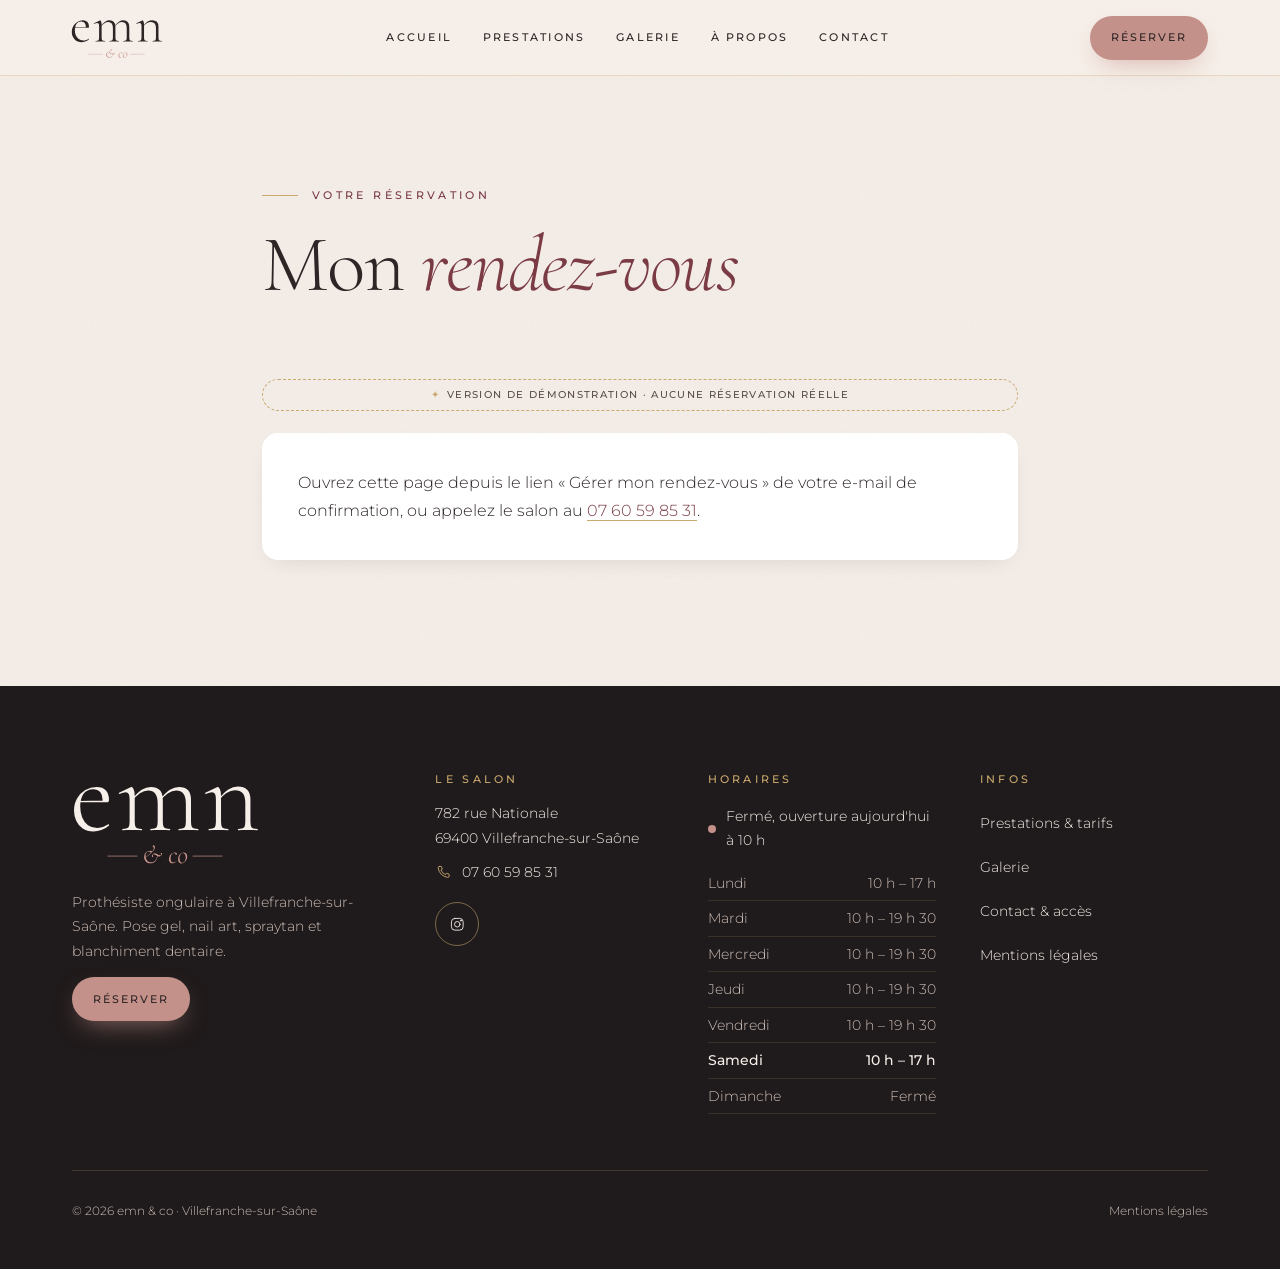
<file: mon-rdv.html>
<!DOCTYPE html>
<html lang="fr">
<head>
  <meta charset="utf-8">
  <meta name="viewport" content="width=device-width, initial-scale=1">
  <title>Mon rendez-vous | emn &amp; co</title>
  <meta name="description" content="Consultez, déplacez ou annulez votre rendez-vous emn & co à Villefranche-sur-Saône.">
<!-- @partial head -->
<meta name="theme-color" content="#F6EFE9">
  <meta name="robots" content="noindex, nofollow">
  <link rel="canonical" href="https://hro6999.github.io/emnandco/mon-rdv.html">
  <meta property="og:type" content="website">
  <meta property="og:locale" content="fr_FR">
  <meta property="og:site_name" content="emn &amp; co">
  <meta property="og:title" content="Mon rendez-vous | emn &amp; co">
  <meta property="og:description" content="Consultez, déplacez ou annulez votre rendez-vous emn & co à Villefranche-sur-Saône.">
  <meta property="og:url" content="https://hro6999.github.io/emnandco/mon-rdv.html">
  <meta property="og:image" content="https://hro6999.github.io/emnandco/assets/logo/emn-co-logo.png">
  <meta property="og:image:width" content="1200">
  <meta property="og:image:height" content="630">
  <meta property="og:image:alt" content="Logo emn &amp; co sur fond beige">
  <meta name="twitter:card" content="summary_large_image">
  <link rel="icon" href="assets/logo/emn-co-icone.svg" type="image/svg+xml">
  <link rel="icon" href="assets/logo/favicon-180.png" sizes="180x180" type="image/png">
  <link rel="apple-touch-icon" href="assets/logo/favicon-180.png" sizes="180x180">
  <link rel="preload" href="assets/fonts/cormorant.woff2" as="font" type="font/woff2" crossorigin>
  <link rel="preload" href="assets/fonts/montserrat.woff2" as="font" type="font/woff2" crossorigin>
  <link rel="stylesheet" href="assets/css/style.css">
  <script>document.documentElement.classList.add("js");</script>
<!-- @fin head -->
</head>
<body data-sans-panneau>
<!-- @partial en-tete -->
<a class="skip-link" href="#contenu">Aller au contenu</a>

  <header class="site-header">
    <div class="container site-header__inner">
      <a class="brand" href="index.html" aria-label="emn &amp; co, retour à l'accueil">
        <img src="assets/logo/emn-co-logo-transparent.svg" alt="emn &amp; co" width="125" height="64">
      </a>
      <nav class="nav" aria-label="Navigation principale">
        <ul>
          <li><a href="index.html">Accueil</a></li>
          <li><a href="prestations.html">Prestations</a></li>
          <li><a href="galerie.html">Galerie</a></li>
          <li><a href="a-propos.html">À propos</a></li>
          <li><a href="contact.html">Contact</a></li>
        </ul>
      </nav>
      <a class="btn btn--primary btn--small header-cta" href="https://www.planity.com/emnandco-chez-davidson-69400-villefranche-sur-saone" target="_blank" rel="noopener" data-planity>Réserver<span class="sr-only"> sur Planity (nouvel onglet)</span></a>
      <button class="burger" type="button" aria-expanded="false" aria-controls="menu-mobile" aria-label="Ouvrir le menu">
        <span></span><span></span><span></span>
      </button>
    </div>
  </header>

  <div class="mobile-menu" id="menu-mobile" hidden>
    <nav aria-label="Navigation mobile">
      <ul>
        <li><a href="index.html">Accueil</a></li>
        <li><a href="prestations.html">Prestations</a></li>
        <li><a href="galerie.html">Galerie</a></li>
        <li><a href="a-propos.html">À propos</a></li>
        <li><a href="contact.html">Contact</a></li>
      </ul>
    </nav>
    <a class="btn btn--primary" href="https://www.planity.com/emnandco-chez-davidson-69400-villefranche-sur-saone" target="_blank" rel="noopener" data-planity>Réserver sur Planity<span class="sr-only"> (nouvel onglet)</span></a>
    <p class="mobile-menu__infos">
      <span class="status" data-statut></span><br>
      <a href="tel:+33760598531" data-tel><span data-cfg="telephone">07&nbsp;60&nbsp;59&nbsp;85&nbsp;31</span></a><br>
      <span data-cfg="rue">782 rue Nationale</span>, <span data-cfg="ville">69400 Villefranche-sur-Saône</span>
    </p>
  </div>
<!-- @fin en-tete -->

  <main id="contenu">
    <section class="page-hero page-hero--compact" aria-labelledby="titre-page">
      <div class="container container--narrow">
        <p class="eyebrow">Votre réservation</p>
        <h1 id="titre-page">Mon <em>rendez-vous</em></h1>
      </div>
    </section>
    <section class="booking" aria-label="Détail du rendez-vous">
      <div class="container container--narrow">
        <div id="rdv-app" aria-live="polite"><p class="booking__loading">Chargement…</p></div>
      </div>
    </section>
  </main>

<!-- @partial pied-de-page -->
<footer class="site-footer on-night">
    <div class="container">
      <div class="footer-top">
        <div class="footer-brand">
          <img src="assets/logo/emn-co-logo-blanc.svg" alt="emn &amp; co" width="230" height="118" loading="lazy">
          <p>Prothésiste ongulaire à Villefranche-sur-Saône. Pose gel, nail art, spraytan et blanchiment dentaire.</p>
          <a class="btn btn--primary btn--small" href="https://www.planity.com/emnandco-chez-davidson-69400-villefranche-sur-saone" target="_blank" rel="noopener" data-planity>Réserver<span class="sr-only"> sur Planity (nouvel onglet)</span></a>
        </div>
        <div>
          <h2>Le salon</h2>
          <address>
            <span data-cfg="rue">782 rue Nationale</span><br>
            <span data-cfg="ville">69400 Villefranche-sur-Saône</span>
          </address>
          <a class="footer-link" href="tel:+33760598531" data-tel><svg class="icon" viewBox="0 0 24 24" aria-hidden="true" focusable="false"><path d="M6.6 3.5h2.6l1.4 4-2 1.3a12 12 0 0 0 6.6 6.6l1.3-2 4 1.4v2.6a2 2 0 0 1-2.2 2A17 17 0 0 1 4.6 5.7a2 2 0 0 1 2-2.2z"/></svg><span data-cfg="telephone">07&nbsp;60&nbsp;59&nbsp;85&nbsp;31</span></a>
          <div class="socials">
            <a href="https://www.instagram.com/emnandco/" target="_blank" rel="noopener" data-social="instagram" aria-label="Instagram @emnandco (nouvel onglet)"><svg class="icon" viewBox="0 0 24 24" aria-hidden="true" focusable="false"><rect x="3.5" y="3.5" width="17" height="17" rx="5"/><circle cx="12" cy="12" r="4"/><circle cx="17.2" cy="6.8" r=".6" fill="currentColor"/></svg></a>
            <a href="https://www.tiktok.com/" target="_blank" rel="noopener" data-social="tiktok" aria-label="TikTok (nouvel onglet)" hidden><svg class="icon" viewBox="0 0 24 24" aria-hidden="true" focusable="false"><path d="M14 3.5v11.2a3.3 3.3 0 1 1-3.3-3.3"/><path d="M14 3.5c.4 2.6 2.2 4.3 5 4.6"/></svg></a>
          </div>
        </div>
        <div>
          <h2>Horaires</h2>
          <p class="status" data-statut></p>
          <ul class="hours-list" data-hours="list"><li><span>Lundi</span><span>10 h – 17 h</span></li><li><span>Mardi</span><span>10 h – 19 h 30</span></li><li><span>Mercredi</span><span>10 h – 19 h 30</span></li><li><span>Jeudi</span><span>10 h – 19 h 30</span></li><li><span>Vendredi</span><span>10 h – 19 h 30</span></li><li><span>Samedi</span><span>10 h – 17 h</span></li><li><span>Dimanche</span><span>Fermé</span></li></ul>
        </div>
        <div>
          <h2>Infos</h2>
          <ul class="footer-nav">
            <li><a class="footer-link" href="prestations.html">Prestations &amp; tarifs</a></li>
            <li><a class="footer-link" href="galerie.html">Galerie</a></li>
            <li><a class="footer-link" href="contact.html">Contact &amp; accès</a></li>
            <li><a class="footer-link" href="mentions-legales.html">Mentions légales</a></li>
          </ul>
        </div>
      </div>
      <div class="footer-bottom">
        <p>© 2026 emn &amp; co · Villefranche-sur-Saône</p>
        <a href="mentions-legales.html">Mentions légales</a>
      </div>
    </div>
  </footer>

  <div class="mobilebar">
    <a class="btn btn--primary" href="https://www.planity.com/emnandco-chez-davidson-69400-villefranche-sur-saone" target="_blank" rel="noopener" data-planity>Réserver<span class="sr-only"> sur Planity (nouvel onglet)</span></a>
    <a class="mobilebar__tel" href="tel:+33760598531" data-tel aria-label="Appeler le salon"><svg class="icon" viewBox="0 0 24 24" aria-hidden="true" focusable="false"><path d="M6.6 3.5h2.6l1.4 4-2 1.3a12 12 0 0 0 6.6 6.6l1.3-2 4 1.4v2.6a2 2 0 0 1-2.2 2A17 17 0 0 1 4.6 5.7a2 2 0 0 1 2-2.2z"/></svg></a>
  </div>

  <script src="assets/js/config.js" defer></script>
  <script src="assets/js/horaires.js" defer></script>
  <script src="assets/js/prestations-data.js" defer></script>
  <script src="assets/js/prestations.js" defer></script>
  <script src="assets/js/main.js" defer></script>
  <script src="assets/js/reservation.js" defer></script>
<!-- @fin pied-de-page -->
  <script src="assets/js/creneaux.js" defer></script>
  <script src="assets/js/reservation-store.js" defer></script>
  <script src="assets/js/mon-rdv.js" defer></script>
</body>
</html>
</file>
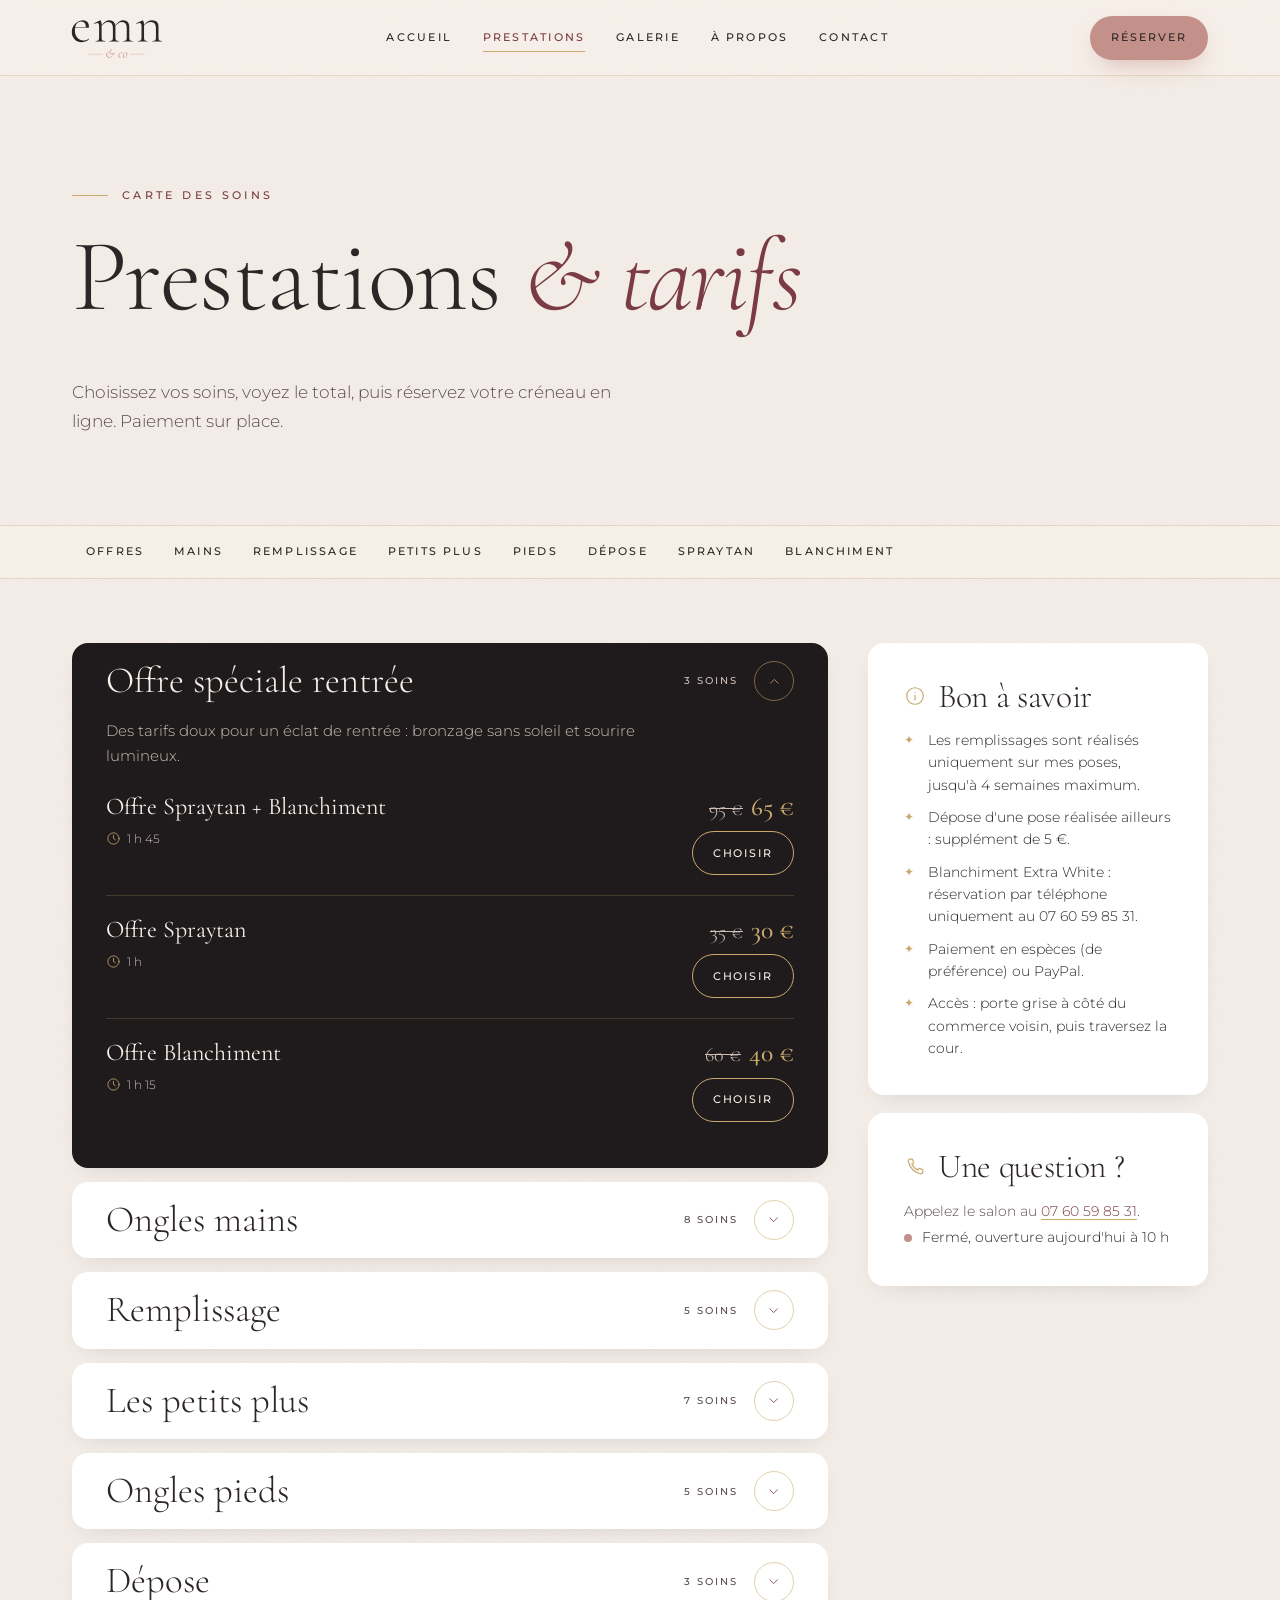
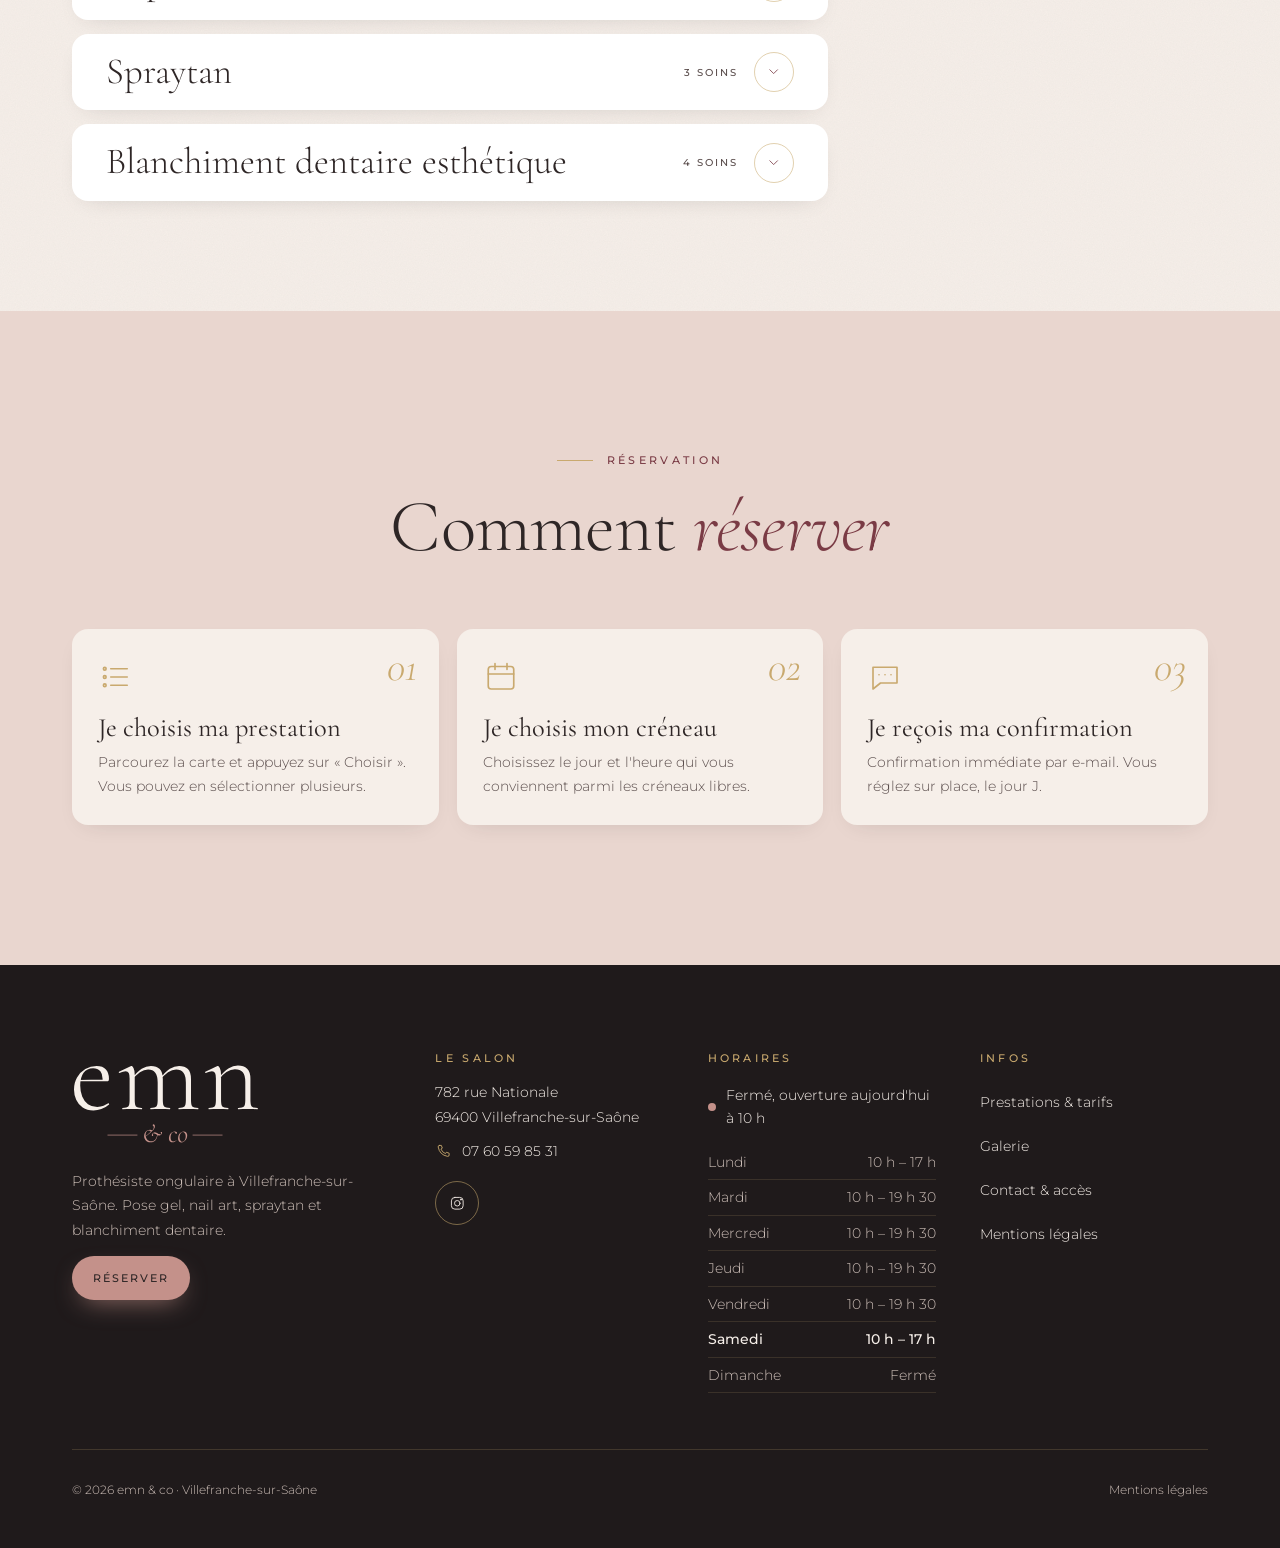
<file: prestations.html>
<!DOCTYPE html>
<html lang="fr">
<head>
  <meta charset="utf-8">
  <meta name="viewport" content="width=device-width, initial-scale=1">
  <title>Prestations &amp; tarifs | Manucure, pose gel, nail art à Villefranche-sur-Saône | emn &amp; co</title>
  <meta name="description" content="Tous les tarifs emn & co : manucure, semi-permanent, pose gel, remplissage, nail art, ongles pieds, spraytan et blanchiment dentaire à Villefranche-sur-Saône.">
<!-- @partial head -->
<meta name="theme-color" content="#F6EFE9">
  <link rel="canonical" href="https://hro6999.github.io/emnandco/prestations.html">
  <meta property="og:type" content="website">
  <meta property="og:locale" content="fr_FR">
  <meta property="og:site_name" content="emn &amp; co">
  <meta property="og:title" content="Prestations &amp; tarifs | Manucure, pose gel, nail art à Villefranche-sur-Saône | emn &amp; co">
  <meta property="og:description" content="Tous les tarifs emn & co : manucure, semi-permanent, pose gel, remplissage, nail art, ongles pieds, spraytan et blanchiment dentaire à Villefranche-sur-Saône.">
  <meta property="og:url" content="https://hro6999.github.io/emnandco/prestations.html">
  <meta property="og:image" content="https://hro6999.github.io/emnandco/assets/logo/emn-co-logo.png">
  <meta property="og:image:width" content="1200">
  <meta property="og:image:height" content="630">
  <meta property="og:image:alt" content="Logo emn &amp; co sur fond beige">
  <meta name="twitter:card" content="summary_large_image">
  <link rel="icon" href="assets/logo/emn-co-icone.svg" type="image/svg+xml">
  <link rel="icon" href="assets/logo/favicon-180.png" sizes="180x180" type="image/png">
  <link rel="apple-touch-icon" href="assets/logo/favicon-180.png" sizes="180x180">
  <link rel="preload" href="assets/fonts/cormorant.woff2" as="font" type="font/woff2" crossorigin>
  <link rel="preload" href="assets/fonts/montserrat.woff2" as="font" type="font/woff2" crossorigin>
  <link rel="stylesheet" href="assets/css/style.css">
  <script>document.documentElement.classList.add("js");</script>
<!-- @fin head -->
</head>
<body>
<!-- @partial en-tete -->
<a class="skip-link" href="#contenu">Aller au contenu</a>

  <header class="site-header">
    <div class="container site-header__inner">
      <a class="brand" href="index.html" aria-label="emn &amp; co, retour à l'accueil">
        <img src="assets/logo/emn-co-logo-transparent.svg" alt="emn &amp; co" width="125" height="64">
      </a>
      <nav class="nav" aria-label="Navigation principale">
        <ul>
          <li><a href="index.html">Accueil</a></li>
          <li><a href="prestations.html" aria-current="page">Prestations</a></li>
          <li><a href="galerie.html">Galerie</a></li>
          <li><a href="a-propos.html">À propos</a></li>
          <li><a href="contact.html">Contact</a></li>
        </ul>
      </nav>
      <a class="btn btn--primary btn--small header-cta" href="https://www.planity.com/emnandco-chez-davidson-69400-villefranche-sur-saone" target="_blank" rel="noopener" data-planity>Réserver<span class="sr-only"> sur Planity (nouvel onglet)</span></a>
      <button class="burger" type="button" aria-expanded="false" aria-controls="menu-mobile" aria-label="Ouvrir le menu">
        <span></span><span></span><span></span>
      </button>
    </div>
  </header>

  <div class="mobile-menu" id="menu-mobile" hidden>
    <nav aria-label="Navigation mobile">
      <ul>
        <li><a href="index.html">Accueil</a></li>
        <li><a href="prestations.html" aria-current="page">Prestations</a></li>
        <li><a href="galerie.html">Galerie</a></li>
        <li><a href="a-propos.html">À propos</a></li>
        <li><a href="contact.html">Contact</a></li>
      </ul>
    </nav>
    <a class="btn btn--primary" href="https://www.planity.com/emnandco-chez-davidson-69400-villefranche-sur-saone" target="_blank" rel="noopener" data-planity>Réserver sur Planity<span class="sr-only"> (nouvel onglet)</span></a>
    <p class="mobile-menu__infos">
      <span class="status" data-statut></span><br>
      <a href="tel:+33760598531" data-tel><span data-cfg="telephone">07&nbsp;60&nbsp;59&nbsp;85&nbsp;31</span></a><br>
      <span data-cfg="rue">782 rue Nationale</span>, <span data-cfg="ville">69400 Villefranche-sur-Saône</span>
    </p>
  </div>
<!-- @fin en-tete -->

  <main id="contenu">

    <section class="page-hero" aria-labelledby="titre-page">
      <div class="container">
        <p class="eyebrow">Carte des soins</p>
        <h1 id="titre-page">Prestations <em>&amp; tarifs</em></h1>
        <p class="lead">Choisissez vos soins, voyez le total, puis réservez votre créneau en ligne. Paiement sur place.</p>
      </div>
    </section>

    <nav class="tabs" aria-label="Catégories de prestations">
      <ul id="onglets-liste"><!-- @data onglets --><li><a href="#offres">Offres</a></li><li><a href="#mains">Mains</a></li><li><a href="#remplissage">Remplissage</a></li><li><a href="#petits-plus">Petits plus</a></li><li><a href="#pieds">Pieds</a></li><li><a href="#depose">Dépose</a></li><li><a href="#spraytan">Spraytan</a></li><li><a href="#blanchiment">Blanchiment</a></li><!-- @fin onglets --></ul>
    </nav>

    <div class="menu-wrap">
      <div class="container menu-layout">
        <!-- Carte générée à partir de assets/js/prestations-data.js (ce HTML est la version de secours) -->
        <div class="cats" id="carte-prestations"><!-- @data carte-prestations --><span hidden data-sig="yusl8h"></span><section class="cat cat--offre on-night" id="offres" aria-labelledby="cat-btn-offres"><h2 class="cat__title"><button class="cat__toggle" type="button" id="cat-btn-offres" aria-expanded="true" aria-controls="cat-panel-offres"><span class="cat__label">Offre spéciale rentrée</span><span class="cat__count">3 soins</span><span class="cat__chev"><svg class="icon" viewBox="0 0 24 24" aria-hidden="true" focusable="false"><path d="M6 9l6 6 6-6"/></svg></span></button></h2><div class="cat__panel" id="cat-panel-offres"><p class="cat__intro">Des tarifs doux pour un éclat de rentrée : bronzage sans soleil et sourire lumineux.</p><ul class="svc-list"><li class="svc svc--promo" data-id="offres--offre-spraytan-blanchiment"><div class="svc__main"><h3 class="svc__name">Offre Spraytan + Blanchiment</h3><p class="svc__meta"><span class="svc__duree"><svg class="icon" viewBox="0 0 24 24" aria-hidden="true" focusable="false"><circle cx="12" cy="12" r="9"/><path d="M12 7v5l3 2"/></svg><span class="sr-only">Durée : </span>1 h 45</span></p></div><div class="svc__side"><p class="svc__price"><span class="svc__price-now">65 €</span><span class="svc__price-old"><span class="sr-only">au lieu de </span><del>95 €</del></span></p><button class="btn-choose" type="button" data-choose="offres--offre-spraytan-blanchiment"><span class="btn-choose__label">Choisir</span><span class="sr-only"> Offre Spraytan + Blanchiment</span></button></div></li><li class="svc svc--promo" data-id="offres--offre-spraytan"><div class="svc__main"><h3 class="svc__name">Offre Spraytan</h3><p class="svc__meta"><span class="svc__duree"><svg class="icon" viewBox="0 0 24 24" aria-hidden="true" focusable="false"><circle cx="12" cy="12" r="9"/><path d="M12 7v5l3 2"/></svg><span class="sr-only">Durée : </span>1 h</span></p></div><div class="svc__side"><p class="svc__price"><span class="svc__price-now">30 €</span><span class="svc__price-old"><span class="sr-only">au lieu de </span><del>35 €</del></span></p><button class="btn-choose" type="button" data-choose="offres--offre-spraytan"><span class="btn-choose__label">Choisir</span><span class="sr-only"> Offre Spraytan</span></button></div></li><li class="svc svc--promo" data-id="offres--offre-blanchiment"><div class="svc__main"><h3 class="svc__name">Offre Blanchiment</h3><p class="svc__meta"><span class="svc__duree"><svg class="icon" viewBox="0 0 24 24" aria-hidden="true" focusable="false"><circle cx="12" cy="12" r="9"/><path d="M12 7v5l3 2"/></svg><span class="sr-only">Durée : </span>1 h 15</span></p></div><div class="svc__side"><p class="svc__price"><span class="svc__price-now">40 €</span><span class="svc__price-old"><span class="sr-only">au lieu de </span><del>60 €</del></span></p><button class="btn-choose" type="button" data-choose="offres--offre-blanchiment"><span class="btn-choose__label">Choisir</span><span class="sr-only"> Offre Blanchiment</span></button></div></li></ul></div></section><section class="cat" id="mains" aria-labelledby="cat-btn-mains"><h2 class="cat__title"><button class="cat__toggle" type="button" id="cat-btn-mains" aria-expanded="true" aria-controls="cat-panel-mains"><span class="cat__label">Ongles mains</span><span class="cat__count">8 soins</span><span class="cat__chev"><svg class="icon" viewBox="0 0 24 24" aria-hidden="true" focusable="false"><path d="M6 9l6 6 6-6"/></svg></span></button></h2><div class="cat__panel" id="cat-panel-mains"><p class="cat__intro">Manucure, semi-permanent, gainage ou rallongement : des mains soignées et une tenue impeccable, adaptées à vos ongles et à votre style.</p><ul class="svc-list"><li class="svc" data-id="mains--manucure-et-soin-de-l-ongle"><div class="svc__main"><h3 class="svc__name">Manucure et soin de l'ongle</h3><p class="svc__meta"><span class="svc__duree"><svg class="icon" viewBox="0 0 24 24" aria-hidden="true" focusable="false"><circle cx="12" cy="12" r="9"/><path d="M12 7v5l3 2"/></svg><span class="sr-only">Durée : </span>30 min</span></p><details class="svc__more"><summary>Plus de détails<svg class="icon" viewBox="0 0 24 24" aria-hidden="true" focusable="false"><path d="M6 9l6 6 6-6"/></svg></summary><p>Travail des cuticules, remise en forme de l'ongle et soin.</p></details></div><div class="svc__side"><p class="svc__price"><span class="svc__price-now">20 €</span></p><button class="btn-choose" type="button" data-choose="mains--manucure-et-soin-de-l-ongle"><span class="btn-choose__label">Choisir</span><span class="sr-only"> Manucure et soin de l'ongle</span></button></div></li><li class="svc" data-id="mains--semi-permanent"><div class="svc__main"><h3 class="svc__name">Semi-permanent</h3><p class="svc__meta"><span class="svc__duree"><svg class="icon" viewBox="0 0 24 24" aria-hidden="true" focusable="false"><circle cx="12" cy="12" r="9"/><path d="M12 7v5l3 2"/></svg><span class="sr-only">Durée : </span>55 min</span></p></div><div class="svc__side"><p class="svc__price"><span class="svc__price-now">35 €</span></p><button class="btn-choose" type="button" data-choose="mains--semi-permanent"><span class="btn-choose__label">Choisir</span><span class="sr-only"> Semi-permanent</span></button></div></li><li class="svc" data-id="mains--depose-semi-permanent-exterieur"><div class="svc__main"><h3 class="svc__name">Dépose semi-permanent extérieur</h3><p class="svc__meta"><span class="svc__duree"><svg class="icon" viewBox="0 0 24 24" aria-hidden="true" focusable="false"><circle cx="12" cy="12" r="9"/><path d="M12 7v5l3 2"/></svg><span class="sr-only">Durée : </span>5 min</span></p><details class="svc__more"><summary>Plus de détails<svg class="icon" viewBox="0 0 24 24" aria-hidden="true" focusable="false"><path d="M6 9l6 6 6-6"/></svg></summary><p>À ajouter à la prestation semi-permanent.</p></details></div><div class="svc__side"><p class="svc__price"><span class="svc__price-now">5 €</span></p><button class="btn-choose" type="button" data-choose="mains--depose-semi-permanent-exterieur"><span class="btn-choose__label">Choisir</span><span class="sr-only"> Dépose semi-permanent extérieur</span></button></div></li><li class="svc" data-id="mains--depose-exterieure-pose-gainage-et-renfort"><div class="svc__main"><h3 class="svc__name">Dépose extérieure + Pose (gainage et renfort)</h3><p class="svc__meta"><span class="svc__duree"><svg class="icon" viewBox="0 0 24 24" aria-hidden="true" focusable="false"><circle cx="12" cy="12" r="9"/><path d="M12 7v5l3 2"/></svg><span class="sr-only">Durée : </span>25 min</span></p><details class="svc__more"><summary>Plus de détails<svg class="icon" viewBox="0 0 24 24" aria-hidden="true" focusable="false"><path d="M6 9l6 6 6-6"/></svg></summary><p>Comprend la dépose d'une ancienne pose réalisée ailleurs.</p></details></div><div class="svc__side"><p class="svc__price"><span class="svc__price-now">15 €</span></p><button class="btn-choose" type="button" data-choose="mains--depose-exterieure-pose-gainage-et-renfort"><span class="btn-choose__label">Choisir</span><span class="sr-only"> Dépose extérieure + Pose (gainage et renfort)</span></button></div></li><li class="svc" data-id="mains--pose-sur-ongles-naturels-gainage-renfort"><div class="svc__main"><h3 class="svc__name">Pose sur ongles naturels (gainage / renfort)</h3><p class="svc__meta"><span class="svc__duree"><svg class="icon" viewBox="0 0 24 24" aria-hidden="true" focusable="false"><circle cx="12" cy="12" r="9"/><path d="M12 7v5l3 2"/></svg><span class="sr-only">Durée : </span>1 h</span></p><details class="svc__more"><summary>Plus de détails<svg class="icon" viewBox="0 0 24 24" aria-hidden="true" focusable="false"><path d="M6 9l6 6 6-6"/></svg></summary><p>Pour les ongles naturels qui ont besoin de solidité.</p></details></div><div class="svc__side"><p class="svc__price"><span class="svc__price-now">40 €</span></p><button class="btn-choose" type="button" data-choose="mains--pose-sur-ongles-naturels-gainage-renfort"><span class="btn-choose__label">Choisir</span><span class="sr-only"> Pose sur ongles naturels (gainage / renfort)</span></button></div></li><li class="svc" data-id="mains--capsules-americaines"><div class="svc__main"><h3 class="svc__name">Capsules américaines</h3><p class="svc__meta"><span class="svc__duree"><svg class="icon" viewBox="0 0 24 24" aria-hidden="true" focusable="false"><circle cx="12" cy="12" r="9"/><path d="M12 7v5l3 2"/></svg><span class="sr-only">Durée : </span>1 h 15</span></p><details class="svc__more"><summary>Plus de détails<svg class="icon" viewBox="0 0 24 24" aria-hidden="true" focusable="false"><path d="M6 9l6 6 6-6"/></svg></summary><p>Pose rapide et ultra naturelle grâce aux capsules.</p></details></div><div class="svc__side"><p class="svc__price"><span class="svc__price-now">45 €</span></p><button class="btn-choose" type="button" data-choose="mains--capsules-americaines"><span class="btn-choose__label">Choisir</span><span class="sr-only"> Capsules américaines</span></button></div></li><li class="svc" data-id="mains--rallongement-gel"><div class="svc__main"><h3 class="svc__name">Rallongement gel</h3><p class="svc__meta"><span class="svc__duree"><svg class="icon" viewBox="0 0 24 24" aria-hidden="true" focusable="false"><circle cx="12" cy="12" r="9"/><path d="M12 7v5l3 2"/></svg><span class="sr-only">Durée : </span>1 h 35</span></p></div><div class="svc__side"><p class="svc__price"><span class="svc__price-now">60 €</span></p><button class="btn-choose" type="button" data-choose="mains--rallongement-gel"><span class="btn-choose__label">Choisir</span><span class="sr-only"> Rallongement gel</span></button></div></li><li class="svc" data-id="mains--supplement-french-baby-boomer"><div class="svc__main"><h3 class="svc__name">Supplément French / Baby boomer</h3><p class="svc__meta"><span class="svc__duree"><svg class="icon" viewBox="0 0 24 24" aria-hidden="true" focusable="false"><circle cx="12" cy="12" r="9"/><path d="M12 7v5l3 2"/></svg><span class="sr-only">Durée : </span>15 min</span></p></div><div class="svc__side"><p class="svc__price"><span class="svc__price-now">5 €</span></p><button class="btn-choose" type="button" data-choose="mains--supplement-french-baby-boomer"><span class="btn-choose__label">Choisir</span><span class="sr-only"> Supplément French / Baby boomer</span></button></div></li></ul></div></section><section class="cat" id="remplissage" aria-labelledby="cat-btn-remplissage"><h2 class="cat__title"><button class="cat__toggle" type="button" id="cat-btn-remplissage" aria-expanded="true" aria-controls="cat-panel-remplissage"><span class="cat__label">Remplissage</span><span class="cat__count">5 soins</span><span class="cat__chev"><svg class="icon" viewBox="0 0 24 24" aria-hidden="true" focusable="false"><path d="M6 9l6 6 6-6"/></svg></span></button></h2><div class="cat__panel" id="cat-panel-remplissage"><p class="cat__intro">Les remplissages sont réalisés uniquement sur mes poses, jusqu'à 4 semaines maximum.</p><p class="cat__badge"><span class="badge">Uniquement sur mes poses</span></p><ul class="svc-list"><li class="svc" data-id="remplissage--depose-vernis-semi-permanent"><div class="svc__main"><h3 class="svc__name">Dépose + vernis semi-permanent</h3><p class="svc__meta"><span class="svc__duree"><svg class="icon" viewBox="0 0 24 24" aria-hidden="true" focusable="false"><circle cx="12" cy="12" r="9"/><path d="M12 7v5l3 2"/></svg><span class="sr-only">Durée : </span>55 min</span><span class="badge">Uniquement sur mes poses</span></p><details class="svc__more"><summary>Plus de détails<svg class="icon" viewBox="0 0 24 24" aria-hidden="true" focusable="false"><path d="M6 9l6 6 6-6"/></svg></summary><p>Uniquement sur mes poses. Si dépose extérieure, supplément de 5 €.</p></details></div><div class="svc__side"><p class="svc__price"><span class="svc__price-now">35 €</span></p><button class="btn-choose" type="button" data-choose="remplissage--depose-vernis-semi-permanent"><span class="btn-choose__label">Choisir</span><span class="sr-only"> Dépose + vernis semi-permanent</span></button></div></li><li class="svc" data-id="remplissage--remplissage-renfort-gainage-ongle-court"><div class="svc__main"><h3 class="svc__name">Remplissage renfort / gainage ongle court</h3><p class="svc__meta"><span class="svc__duree"><svg class="icon" viewBox="0 0 24 24" aria-hidden="true" focusable="false"><circle cx="12" cy="12" r="9"/><path d="M12 7v5l3 2"/></svg><span class="sr-only">Durée : </span>1 h 05</span><span class="badge">Uniquement sur mes poses</span></p><details class="svc__more"><summary>Plus de détails<svg class="icon" viewBox="0 0 24 24" aria-hidden="true" focusable="false"><path d="M6 9l6 6 6-6"/></svg></summary><p>Uniquement sur mes poses, 4 semaines max.</p></details></div><div class="svc__side"><p class="svc__price"><span class="svc__price-now">40 €</span></p><button class="btn-choose" type="button" data-choose="remplissage--remplissage-renfort-gainage-ongle-court"><span class="btn-choose__label">Choisir</span><span class="sr-only"> Remplissage renfort / gainage ongle court</span></button></div></li><li class="svc" data-id="remplissage--remplissage-gel-ongles-longs"><div class="svc__main"><h3 class="svc__name">Remplissage gel ongles longs</h3><p class="svc__meta"><span class="svc__duree"><svg class="icon" viewBox="0 0 24 24" aria-hidden="true" focusable="false"><circle cx="12" cy="12" r="9"/><path d="M12 7v5l3 2"/></svg><span class="sr-only">Durée : </span>1 h 05</span><span class="badge">Uniquement sur mes poses</span></p><details class="svc__more"><summary>Plus de détails<svg class="icon" viewBox="0 0 24 24" aria-hidden="true" focusable="false"><path d="M6 9l6 6 6-6"/></svg></summary><p>Uniquement sur mes poses, 4 semaines max.</p></details></div><div class="svc__side"><p class="svc__price"><span class="svc__price-now">48 €</span></p><button class="btn-choose" type="button" data-choose="remplissage--remplissage-gel-ongles-longs"><span class="btn-choose__label">Choisir</span><span class="sr-only"> Remplissage gel ongles longs</span></button></div></li><li class="svc" data-id="remplissage--depose-pose-americaine-pose-americaine"><div class="svc__main"><h3 class="svc__name">Dépose pose américaine + pose américaine</h3><p class="svc__meta"><span class="svc__duree"><svg class="icon" viewBox="0 0 24 24" aria-hidden="true" focusable="false"><circle cx="12" cy="12" r="9"/><path d="M12 7v5l3 2"/></svg><span class="sr-only">Durée : </span>1 h 20</span></p><details class="svc__more"><summary>Plus de détails<svg class="icon" viewBox="0 0 24 24" aria-hidden="true" focusable="false"><path d="M6 9l6 6 6-6"/></svg></summary><p>À ajouter lors d'un rendez-vous pour une pose.</p></details></div><div class="svc__side"><p class="svc__price"><span class="svc__price-now">50 €</span></p><button class="btn-choose" type="button" data-choose="remplissage--depose-pose-americaine-pose-americaine"><span class="btn-choose__label">Choisir</span><span class="sr-only"> Dépose pose américaine + pose américaine</span></button></div></li><li class="svc" data-id="remplissage--reconstruction-d-un-ongle"><div class="svc__main"><h3 class="svc__name">Reconstruction d'un ongle</h3><p class="svc__meta"><span class="svc__duree"><svg class="icon" viewBox="0 0 24 24" aria-hidden="true" focusable="false"><circle cx="12" cy="12" r="9"/><path d="M12 7v5l3 2"/></svg><span class="sr-only">Durée : </span>5 min</span></p></div><div class="svc__side"><p class="svc__price"><span class="svc__price-now">3 €</span></p><button class="btn-choose" type="button" data-choose="remplissage--reconstruction-d-un-ongle"><span class="btn-choose__label">Choisir</span><span class="sr-only"> Reconstruction d'un ongle</span></button></div></li></ul></div></section><section class="cat" id="petits-plus" aria-labelledby="cat-btn-petits-plus"><h2 class="cat__title"><button class="cat__toggle" type="button" id="cat-btn-petits-plus" aria-expanded="true" aria-controls="cat-panel-petits-plus"><span class="cat__label">Les petits plus</span><span class="cat__count">7 soins</span><span class="cat__chev"><svg class="icon" viewBox="0 0 24 24" aria-hidden="true" focusable="false"><path d="M6 9l6 6 6-6"/></svg></span></button></h2><div class="cat__panel" id="cat-panel-petits-plus"><p class="cat__intro">Nail art, réparation, changement de forme… les finitions qui rendent votre pose unique.</p><ul class="svc-list"><li class="svc" data-id="petits-plus--nail-art-niveau-1-1-technique"><div class="svc__main"><h3 class="svc__name">Nail art niveau 1 – 1 technique</h3><p class="svc__meta"><span class="svc__duree"><svg class="icon" viewBox="0 0 24 24" aria-hidden="true" focusable="false"><circle cx="12" cy="12" r="9"/><path d="M12 7v5l3 2"/></svg><span class="sr-only">Durée : </span>15 min</span></p><details class="svc__more"><summary>Plus de détails<svg class="icon" viewBox="0 0 24 24" aria-hidden="true" focusable="false"><path d="M6 9l6 6 6-6"/></svg></summary><p>1 ou 2 ongles décorés avec un motif simple, ou une technique.</p></details></div><div class="svc__side"><p class="svc__price"><span class="svc__price-now">5 €</span></p><button class="btn-choose" type="button" data-choose="petits-plus--nail-art-niveau-1-1-technique"><span class="btn-choose__label">Choisir</span><span class="sr-only"> Nail art niveau 1 – 1 technique</span></button></div></li><li class="svc" data-id="petits-plus--nail-art-niveau-2-2-techniques"><div class="svc__main"><h3 class="svc__name">Nail art niveau 2 – 2 techniques</h3><p class="svc__meta"><span class="svc__duree"><svg class="icon" viewBox="0 0 24 24" aria-hidden="true" focusable="false"><circle cx="12" cy="12" r="9"/><path d="M12 7v5l3 2"/></svg><span class="sr-only">Durée : </span>25 min</span></p><details class="svc__more"><summary>Plus de détails<svg class="icon" viewBox="0 0 24 24" aria-hidden="true" focusable="false"><path d="M6 9l6 6 6-6"/></svg></summary><p>Un motif plus complexe sur quelques ongles, ou 2 techniques.</p></details></div><div class="svc__side"><p class="svc__price"><span class="svc__price-now">10 €</span></p><button class="btn-choose" type="button" data-choose="petits-plus--nail-art-niveau-2-2-techniques"><span class="btn-choose__label">Choisir</span><span class="sr-only"> Nail art niveau 2 – 2 techniques</span></button></div></li><li class="svc" data-id="petits-plus--nail-art-niveau-3-3-techniques-ou-plus"><div class="svc__main"><h3 class="svc__name">Nail art niveau 3 – 3 techniques ou plus</h3><p class="svc__meta"><span class="svc__duree"><svg class="icon" viewBox="0 0 24 24" aria-hidden="true" focusable="false"><circle cx="12" cy="12" r="9"/><path d="M12 7v5l3 2"/></svg><span class="sr-only">Durée : </span>35 min</span><span class="badge">Sur devis</span></p><details class="svc__more"><summary>Plus de détails<svg class="icon" viewBox="0 0 24 24" aria-hidden="true" focusable="false"><path d="M6 9l6 6 6-6"/></svg></summary><p>Le niveau expert, pour un rendu 100 % personnalisé.</p></details></div><div class="svc__side"><p class="svc__price"><span class="svc__price-now">Sur devis</span></p><button class="btn-choose" type="button" data-choose="petits-plus--nail-art-niveau-3-3-techniques-ou-plus"><span class="btn-choose__label">Choisir</span><span class="sr-only"> Nail art niveau 3 – 3 techniques ou plus</span></button></div></li><li class="svc" data-id="petits-plus--supplement-deco-3d"><div class="svc__main"><h3 class="svc__name">Supplément déco 3D</h3><p class="svc__meta"><span class="svc__duree"><svg class="icon" viewBox="0 0 24 24" aria-hidden="true" focusable="false"><circle cx="12" cy="12" r="9"/><path d="M12 7v5l3 2"/></svg><span class="sr-only">Durée : </span>5 min</span></p></div><div class="svc__side"><p class="svc__price"><span class="svc__price-now">2 € / ongle</span></p><button class="btn-choose" type="button" data-choose="petits-plus--supplement-deco-3d"><span class="btn-choose__label">Choisir</span><span class="sr-only"> Supplément déco 3D</span></button></div></li><li class="svc" data-id="petits-plus--strass-deco-blooming-airbrush"><div class="svc__main"><h3 class="svc__name">Strass / déco / blooming / airbrush</h3><p class="svc__meta"><span class="svc__duree"><svg class="icon" viewBox="0 0 24 24" aria-hidden="true" focusable="false"><circle cx="12" cy="12" r="9"/><path d="M12 7v5l3 2"/></svg><span class="sr-only">Durée : </span>5 min</span></p></div><div class="svc__side"><p class="svc__price"><span class="svc__price-now">1 € / doigt</span></p><button class="btn-choose" type="button" data-choose="petits-plus--strass-deco-blooming-airbrush"><span class="btn-choose__label">Choisir</span><span class="sr-only"> Strass / déco / blooming / airbrush</span></button></div></li><li class="svc" data-id="petits-plus--reconstruction-d-un-ongle"><div class="svc__main"><h3 class="svc__name">Reconstruction d'un ongle</h3><p class="svc__meta"><span class="svc__duree"><svg class="icon" viewBox="0 0 24 24" aria-hidden="true" focusable="false"><circle cx="12" cy="12" r="9"/><path d="M12 7v5l3 2"/></svg><span class="sr-only">Durée : </span>5 min</span></p></div><div class="svc__side"><p class="svc__price"><span class="svc__price-now">3 €</span></p><button class="btn-choose" type="button" data-choose="petits-plus--reconstruction-d-un-ongle"><span class="btn-choose__label">Choisir</span><span class="sr-only"> Reconstruction d'un ongle</span></button></div></li><li class="svc" data-id="petits-plus--changement-de-forme-pendant-remplissage-mains-completes"><div class="svc__main"><h3 class="svc__name">Changement de forme (pendant remplissage), mains complètes</h3><p class="svc__meta"><span class="svc__duree"><svg class="icon" viewBox="0 0 24 24" aria-hidden="true" focusable="false"><circle cx="12" cy="12" r="9"/><path d="M12 7v5l3 2"/></svg><span class="sr-only">Durée : </span>20 min</span></p></div><div class="svc__side"><p class="svc__price"><span class="svc__price-now">5 €</span></p><button class="btn-choose" type="button" data-choose="petits-plus--changement-de-forme-pendant-remplissage-mains-completes"><span class="btn-choose__label">Choisir</span><span class="sr-only"> Changement de forme (pendant remplissage), mains complètes</span></button></div></li></ul></div></section><section class="cat" id="pieds" aria-labelledby="cat-btn-pieds"><h2 class="cat__title"><button class="cat__toggle" type="button" id="cat-btn-pieds" aria-expanded="true" aria-controls="cat-panel-pieds"><span class="cat__label">Ongles pieds</span><span class="cat__count">5 soins</span><span class="cat__chev"><svg class="icon" viewBox="0 0 24 24" aria-hidden="true" focusable="false"><path d="M6 9l6 6 6-6"/></svg></span></button></h2><div class="cat__panel" id="cat-panel-pieds"><p class="cat__intro">Des pieds nets et lumineux, prêts pour les sandales comme pour le cocooning.</p><ul class="svc-list"><li class="svc" data-id="pieds--semi-permanent-pieds"><div class="svc__main"><h3 class="svc__name">Semi-permanent pieds</h3><p class="svc__meta"><span class="svc__duree"><svg class="icon" viewBox="0 0 24 24" aria-hidden="true" focusable="false"><circle cx="12" cy="12" r="9"/><path d="M12 7v5l3 2"/></svg><span class="sr-only">Durée : </span>50 min</span></p><details class="svc__more"><summary>Plus de détails<svg class="icon" viewBox="0 0 24 24" aria-hidden="true" focusable="false"><path d="M6 9l6 6 6-6"/></svg></summary><p>Pour des pieds nets et colorés pendant plusieurs semaines.</p></details></div><div class="svc__side"><p class="svc__price"><span class="svc__price-now">35 €</span></p><button class="btn-choose" type="button" data-choose="pieds--semi-permanent-pieds"><span class="btn-choose__label">Choisir</span><span class="sr-only"> Semi-permanent pieds</span></button></div></li><li class="svc" data-id="pieds--gainage-pieds-gel"><div class="svc__main"><h3 class="svc__name">Gainage pieds (gel)</h3><p class="svc__meta"><span class="svc__duree"><svg class="icon" viewBox="0 0 24 24" aria-hidden="true" focusable="false"><circle cx="12" cy="12" r="9"/><path d="M12 7v5l3 2"/></svg><span class="sr-only">Durée : </span>1 h</span></p><details class="svc__more"><summary>Plus de détails<svg class="icon" viewBox="0 0 24 24" aria-hidden="true" focusable="false"><path d="M6 9l6 6 6-6"/></svg></summary><p>Le soin parfait pour des pieds impeccables et une tenue longue durée.</p></details></div><div class="svc__side"><p class="svc__price"><span class="svc__price-now">37 €</span></p><button class="btn-choose" type="button" data-choose="pieds--gainage-pieds-gel"><span class="btn-choose__label">Choisir</span><span class="sr-only"> Gainage pieds (gel)</span></button></div></li><li class="svc" data-id="pieds--gainage-pieds-reconstruction-2-orteils"><div class="svc__main"><h3 class="svc__name">Gainage pieds + reconstruction 2 orteils</h3><p class="svc__meta"><span class="svc__duree"><svg class="icon" viewBox="0 0 24 24" aria-hidden="true" focusable="false"><circle cx="12" cy="12" r="9"/><path d="M12 7v5l3 2"/></svg><span class="sr-only">Durée : </span>1 h 05</span></p></div><div class="svc__side"><p class="svc__price"><span class="svc__price-now">42 €</span></p><button class="btn-choose" type="button" data-choose="pieds--gainage-pieds-reconstruction-2-orteils"><span class="btn-choose__label">Choisir</span><span class="sr-only"> Gainage pieds + reconstruction 2 orteils</span></button></div></li><li class="svc" data-id="pieds--reconstruction-gros-orteil-x1"><div class="svc__main"><h3 class="svc__name">Reconstruction gros orteil (x1)</h3><p class="svc__meta"><span class="svc__duree"><svg class="icon" viewBox="0 0 24 24" aria-hidden="true" focusable="false"><circle cx="12" cy="12" r="9"/><path d="M12 7v5l3 2"/></svg><span class="sr-only">Durée : </span>5 min</span></p></div><div class="svc__side"><p class="svc__price"><span class="svc__price-now">3 €</span></p><button class="btn-choose" type="button" data-choose="pieds--reconstruction-gros-orteil-x1"><span class="btn-choose__label">Choisir</span><span class="sr-only"> Reconstruction gros orteil (x1)</span></button></div></li><li class="svc" data-id="pieds--depose-complete-pieds-soin-des-ongles-si-souhaite"><div class="svc__main"><h3 class="svc__name">Dépose complète pieds + soin des ongles (si souhaité)</h3><p class="svc__meta"><span class="svc__duree"><svg class="icon" viewBox="0 0 24 24" aria-hidden="true" focusable="false"><circle cx="12" cy="12" r="9"/><path d="M12 7v5l3 2"/></svg><span class="sr-only">Durée : </span>30 min</span></p></div><div class="svc__side"><p class="svc__price"><span class="svc__price-now">20 €</span></p><button class="btn-choose" type="button" data-choose="pieds--depose-complete-pieds-soin-des-ongles-si-souhaite"><span class="btn-choose__label">Choisir</span><span class="sr-only"> Dépose complète pieds + soin des ongles (si souhaité)</span></button></div></li></ul></div></section><section class="cat" id="depose" aria-labelledby="cat-btn-depose"><h2 class="cat__title"><button class="cat__toggle" type="button" id="cat-btn-depose" aria-expanded="true" aria-controls="cat-panel-depose"><span class="cat__label">Dépose</span><span class="cat__count">3 soins</span><span class="cat__chev"><svg class="icon" viewBox="0 0 24 24" aria-hidden="true" focusable="false"><path d="M6 9l6 6 6-6"/></svg></span></button></h2><div class="cat__panel" id="cat-panel-depose"><p class="cat__intro">Une dépose en douceur, dans le respect de l'ongle naturel.</p><ul class="svc-list"><li class="svc" data-id="depose--depose-de-vernis-semi-permanent"><div class="svc__main"><h3 class="svc__name">Dépose de vernis semi-permanent</h3><p class="svc__meta"><span class="svc__duree"><svg class="icon" viewBox="0 0 24 24" aria-hidden="true" focusable="false"><circle cx="12" cy="12" r="9"/><path d="M12 7v5l3 2"/></svg><span class="sr-only">Durée : </span>20 min</span></p></div><div class="svc__side"><p class="svc__price"><span class="svc__price-now">20 €</span></p><button class="btn-choose" type="button" data-choose="depose--depose-de-vernis-semi-permanent"><span class="btn-choose__label">Choisir</span><span class="sr-only"> Dépose de vernis semi-permanent</span></button></div></li><li class="svc" data-id="depose--depose-complete-gainage-renfort-gel-capsules-americaines-soin-des-ongles-si-souhaite"><div class="svc__main"><h3 class="svc__name">Dépose complète gainage / renfort / gel / capsules américaines + soin des ongles (si souhaité)</h3><p class="svc__meta"><span class="svc__duree"><svg class="icon" viewBox="0 0 24 24" aria-hidden="true" focusable="false"><circle cx="12" cy="12" r="9"/><path d="M12 7v5l3 2"/></svg><span class="sr-only">Durée : </span>25 min</span></p><details class="svc__more"><summary>Plus de détails<svg class="icon" viewBox="0 0 24 24" aria-hidden="true" focusable="false"><path d="M6 9l6 6 6-6"/></svg></summary><p>Dépose gel.</p></details></div><div class="svc__side"><p class="svc__price"><span class="svc__price-now">25 €</span></p><button class="btn-choose" type="button" data-choose="depose--depose-complete-gainage-renfort-gel-capsules-americaines-soin-des-ongles-si-souhaite"><span class="btn-choose__label">Choisir</span><span class="sr-only"> Dépose complète gainage / renfort / gel / capsules américaines + soin des ongles (si souhaité)</span></button></div></li><li class="svc" data-id="depose--depose-semi-permanent-pieds"><div class="svc__main"><h3 class="svc__name">Dépose semi-permanent pieds</h3><p class="svc__meta"><span class="svc__duree"><svg class="icon" viewBox="0 0 24 24" aria-hidden="true" focusable="false"><circle cx="12" cy="12" r="9"/><path d="M12 7v5l3 2"/></svg><span class="sr-only">Durée : </span>30 min</span></p></div><div class="svc__side"><p class="svc__price"><span class="svc__price-now">20 €</span></p><button class="btn-choose" type="button" data-choose="depose--depose-semi-permanent-pieds"><span class="btn-choose__label">Choisir</span><span class="sr-only"> Dépose semi-permanent pieds</span></button></div></li></ul></div></section><section class="cat" id="spraytan" aria-labelledby="cat-btn-spraytan"><h2 class="cat__title"><button class="cat__toggle" type="button" id="cat-btn-spraytan" aria-expanded="true" aria-controls="cat-panel-spraytan"><span class="cat__label">Spraytan</span><span class="cat__count">3 soins</span><span class="cat__chev"><svg class="icon" viewBox="0 0 24 24" aria-hidden="true" focusable="false"><path d="M6 9l6 6 6-6"/></svg></span></button></h2><div class="cat__panel" id="cat-panel-spraytan"><p class="cat__intro">Un bronzage naturel, uniforme et instantané, sans soleil.</p><p class="cat__insta">Les résultats en images sur <a href="https://www.instagram.com/glowbyemn/" target="_blank" rel="noopener"><svg class="icon" viewBox="0 0 24 24" aria-hidden="true" focusable="false"><rect x="3.5" y="3.5" width="17" height="17" rx="5"/><circle cx="12" cy="12" r="4"/><circle cx="17.2" cy="6.8" r=".6" fill="currentColor"/></svg>@glowbyemn<span class="sr-only"> (nouvel onglet)</span></a></p><ul class="svc-list"><li class="svc" data-id="spraytan--visage-et-buste"><div class="svc__main"><h3 class="svc__name">Visage et buste</h3><p class="svc__meta"><span class="svc__duree"><svg class="icon" viewBox="0 0 24 24" aria-hidden="true" focusable="false"><circle cx="12" cy="12" r="9"/><path d="M12 7v5l3 2"/></svg><span class="sr-only">Durée : </span>15 min</span></p><details class="svc__more"><summary>Plus de détails<svg class="icon" viewBox="0 0 24 24" aria-hidden="true" focusable="false"><path d="M6 9l6 6 6-6"/></svg></summary><p>Pour un coup d'éclat rapide et naturel !</p></details></div><div class="svc__side"><p class="svc__price"><span class="svc__price-now">15 €</span></p><button class="btn-choose" type="button" data-choose="spraytan--visage-et-buste"><span class="btn-choose__label">Choisir</span><span class="sr-only"> Visage et buste</span></button></div></li><li class="svc" data-id="spraytan--corps-entier"><div class="svc__main"><h3 class="svc__name">Corps entier</h3><p class="svc__meta"><span class="svc__duree"><svg class="icon" viewBox="0 0 24 24" aria-hidden="true" focusable="false"><circle cx="12" cy="12" r="9"/><path d="M12 7v5l3 2"/></svg><span class="sr-only">Durée : </span>30 min</span></p><details class="svc__more"><summary>Plus de détails<svg class="icon" viewBox="0 0 24 24" aria-hidden="true" focusable="false"><path d="M6 9l6 6 6-6"/></svg></summary><p>Obtenez un bronzage naturel, uniforme et instantané.</p></details></div><div class="svc__side"><p class="svc__price"><span class="svc__price-now">35 €</span></p><button class="btn-choose" type="button" data-choose="spraytan--corps-entier"><span class="btn-choose__label">Choisir</span><span class="sr-only"> Corps entier</span></button></div></li><li class="svc" data-id="spraytan--corps"><div class="svc__main"><h3 class="svc__name">Corps</h3><p class="svc__meta"><span class="svc__duree"><svg class="icon" viewBox="0 0 24 24" aria-hidden="true" focusable="false"><circle cx="12" cy="12" r="9"/><path d="M12 7v5l3 2"/></svg><span class="sr-only">Durée : </span>25 min</span></p><details class="svc__more"><summary>Plus de détails<svg class="icon" viewBox="0 0 24 24" aria-hidden="true" focusable="false"><path d="M6 9l6 6 6-6"/></svg></summary><p>Un joli hâle sur tout le corps, sans inclure le visage.</p></details></div><div class="svc__side"><p class="svc__price"><span class="svc__price-now">30 €</span></p><button class="btn-choose" type="button" data-choose="spraytan--corps"><span class="btn-choose__label">Choisir</span><span class="sr-only"> Corps</span></button></div></li></ul></div></section><section class="cat" id="blanchiment" aria-labelledby="cat-btn-blanchiment"><h2 class="cat__title"><button class="cat__toggle" type="button" id="cat-btn-blanchiment" aria-expanded="true" aria-controls="cat-panel-blanchiment"><span class="cat__label">Blanchiment dentaire esthétique</span><span class="cat__count">4 soins</span><span class="cat__chev"><svg class="icon" viewBox="0 0 24 24" aria-hidden="true" focusable="false"><path d="M6 9l6 6 6-6"/></svg></span></button></h2><div class="cat__panel" id="cat-panel-blanchiment"><p class="cat__intro">Soin esthétique pour éclaircir les dents et atténuer les taches. Formule conforme à la réglementation (0,1 % de peroxyde). Résultat visible dès la première séance.</p><ul class="svc-list"><li class="svc" data-id="blanchiment--blanchiment-white"><div class="svc__main"><h3 class="svc__name">Blanchiment White</h3><p class="svc__meta"><span class="svc__duree"><svg class="icon" viewBox="0 0 24 24" aria-hidden="true" focusable="false"><circle cx="12" cy="12" r="9"/><path d="M12 7v5l3 2"/></svg><span class="sr-only">Durée : </span>1 h</span></p><details class="svc__more"><summary>Plus de détails<svg class="icon" viewBox="0 0 24 24" aria-hidden="true" focusable="false"><path d="M6 9l6 6 6-6"/></svg></summary><p>Séance de 40 min.</p></details></div><div class="svc__side"><p class="svc__price"><span class="svc__price-now">60 €</span></p><button class="btn-choose" type="button" data-choose="blanchiment--blanchiment-white"><span class="btn-choose__label">Choisir</span><span class="sr-only"> Blanchiment White</span></button></div></li><li class="svc" data-id="blanchiment--blanchiment-white-retouche-2e-seance"><div class="svc__main"><h3 class="svc__name">Blanchiment White – retouche 2e séance</h3><p class="svc__meta"><span class="svc__duree"><svg class="icon" viewBox="0 0 24 24" aria-hidden="true" focusable="false"><circle cx="12" cy="12" r="9"/><path d="M12 7v5l3 2"/></svg><span class="sr-only">Durée : </span>1 h</span></p><details class="svc__more"><summary>Plus de détails<svg class="icon" viewBox="0 0 24 24" aria-hidden="true" focusable="false"><path d="M6 9l6 6 6-6"/></svg></summary><p>Retouche à faire 7 jours après la première séance.</p></details></div><div class="svc__side"><p class="svc__price"><span class="svc__price-now">50 €</span></p><button class="btn-choose" type="button" data-choose="blanchiment--blanchiment-white-retouche-2e-seance"><span class="btn-choose__label">Choisir</span><span class="sr-only"> Blanchiment White – retouche 2e séance</span></button></div></li><li class="svc" data-id="blanchiment--blanchiment-extra-white"><div class="svc__main"><h3 class="svc__name">Blanchiment Extra White</h3><p class="svc__meta"><span class="svc__duree"><svg class="icon" viewBox="0 0 24 24" aria-hidden="true" focusable="false"><circle cx="12" cy="12" r="9"/><path d="M12 7v5l3 2"/></svg><span class="sr-only">Durée : </span>1 h 15</span><span class="badge">Réservation par téléphone uniquement</span></p><details class="svc__more"><summary>Plus de détails<svg class="icon" viewBox="0 0 24 24" aria-hidden="true" focusable="false"><path d="M6 9l6 6 6-6"/></svg></summary><p>Séance de 1 h.</p></details></div><div class="svc__side"><p class="svc__price"><span class="svc__price-now">75 €</span></p><a class="btn-choose btn-choose--call" href="tel:+33760598531" data-tel><svg class="icon" viewBox="0 0 24 24" aria-hidden="true" focusable="false"><path d="M6.6 3.5h2.6l1.4 4-2 1.3a12 12 0 0 0 6.6 6.6l1.3-2 4 1.4v2.6a2 2 0 0 1-2.2 2A17 17 0 0 1 4.6 5.7a2 2 0 0 1 2-2.2z"/></svg>Appeler pour réserver</a></div></li><li class="svc" data-id="blanchiment--retouche-blanchiment-extra-white"><div class="svc__main"><h3 class="svc__name">Retouche blanchiment Extra White</h3><p class="svc__meta"><span class="svc__duree"><svg class="icon" viewBox="0 0 24 24" aria-hidden="true" focusable="false"><circle cx="12" cy="12" r="9"/><path d="M12 7v5l3 2"/></svg><span class="sr-only">Durée : </span>55 min</span><span class="badge">Réservation par téléphone uniquement</span></p><details class="svc__more"><summary>Plus de détails<svg class="icon" viewBox="0 0 24 24" aria-hidden="true" focusable="false"><path d="M6 9l6 6 6-6"/></svg></summary><p>Au minimum 7 jours après la première séance.</p></details></div><div class="svc__side"><p class="svc__price"><span class="svc__price-now">60 €</span></p><a class="btn-choose btn-choose--call" href="tel:+33760598531" data-tel><svg class="icon" viewBox="0 0 24 24" aria-hidden="true" focusable="false"><path d="M6.6 3.5h2.6l1.4 4-2 1.3a12 12 0 0 0 6.6 6.6l1.3-2 4 1.4v2.6a2 2 0 0 1-2.2 2A17 17 0 0 1 4.6 5.7a2 2 0 0 1 2-2.2z"/></svg>Appeler pour réserver</a></div></li></ul></div></section><!-- @fin carte-prestations --></div>
        <aside class="menu-aside" aria-label="Informations pratiques">
          <div class="good-to-know">
            <h2><svg class="icon" viewBox="0 0 24 24" aria-hidden="true" focusable="false"><circle cx="12" cy="12" r="9"/><path d="M12 11v5M12 8h.01"/></svg>Bon à savoir</h2>
            <ul data-bon-a-savoir><!-- @data bon-a-savoir --><li>Les remplissages sont réalisés uniquement sur mes poses, jusqu'à 4 semaines maximum.</li><li>Dépose d'une pose réalisée ailleurs : supplément de 5 €.</li><li>Blanchiment Extra White : réservation par téléphone uniquement au 07 60 59 85 31.</li><li>Paiement en espèces (de préférence) ou PayPal.</li><li>Accès : porte grise à côté du commerce voisin, puis traversez la cour.</li><!-- @fin bon-a-savoir --></ul>
          </div>
          <div class="good-to-know">
            <h2><svg class="icon" viewBox="0 0 24 24" aria-hidden="true" focusable="false"><path d="M6.6 3.5h2.6l1.4 4-2 1.3a12 12 0 0 0 6.6 6.6l1.3-2 4 1.4v2.6a2 2 0 0 1-2.2 2A17 17 0 0 1 4.6 5.7a2 2 0 0 1 2-2.2z"/></svg>Une question ?</h2>
            <p class="menu-note">Appelez le salon au <a href="tel:+33760598531" data-tel><span data-cfg="telephone">07&nbsp;60&nbsp;59&nbsp;85&nbsp;31</span></a>.</p>
            <p class="status" data-statut></p>
          </div>
        </aside>
      </div>
    </div>

    <section class="section section--nude" aria-labelledby="titre-reserver">
      <div class="container">
        <div class="section-head section-head--center reveal">
          <p class="eyebrow">Réservation</p>
          <h2 id="titre-reserver">Comment <em>réserver</em></h2>
        </div>
        <ol class="steps" data-stagger>
          <li class="step reveal"><svg class="icon" viewBox="0 0 24 24" aria-hidden="true" focusable="false"><path d="M8.5 6.5h11M8.5 12h11M8.5 17.5h11"/><circle cx="4.5" cy="6.5" r=".9"/><circle cx="4.5" cy="12" r=".9"/><circle cx="4.5" cy="17.5" r=".9"/></svg><h3>Je choisis ma prestation</h3><p>Parcourez la carte et appuyez sur « Choisir ». Vous pouvez en sélectionner plusieurs.</p></li>
          <li class="step reveal"><svg class="icon" viewBox="0 0 24 24" aria-hidden="true" focusable="false"><rect x="3.5" y="5" width="17" height="15" rx="2"/><path d="M3.5 10h17M8 3v4M16 3v4"/></svg><h3>Je choisis mon créneau</h3><p>Choisissez le jour et l'heure qui vous conviennent parmi les créneaux libres.</p></li>
          <li class="step reveal"><svg class="icon" viewBox="0 0 24 24" aria-hidden="true" focusable="false"><path d="M4 5.5h16v10.5H9l-5 4z"/><path d="M8 10.5h.01M12 10.5h.01M16 10.5h.01"/></svg><h3>Je reçois ma confirmation</h3><p>Confirmation immédiate par e-mail. Vous réglez sur place, le jour J.</p></li>
        </ol>
      </div>
    </section>

  </main>

<!-- @partial pied-de-page -->
<footer class="site-footer on-night">
    <div class="container">
      <div class="footer-top">
        <div class="footer-brand">
          <img src="assets/logo/emn-co-logo-blanc.svg" alt="emn &amp; co" width="230" height="118" loading="lazy">
          <p>Prothésiste ongulaire à Villefranche-sur-Saône. Pose gel, nail art, spraytan et blanchiment dentaire.</p>
          <a class="btn btn--primary btn--small" href="https://www.planity.com/emnandco-chez-davidson-69400-villefranche-sur-saone" target="_blank" rel="noopener" data-planity>Réserver<span class="sr-only"> sur Planity (nouvel onglet)</span></a>
        </div>
        <div>
          <h2>Le salon</h2>
          <address>
            <span data-cfg="rue">782 rue Nationale</span><br>
            <span data-cfg="ville">69400 Villefranche-sur-Saône</span>
          </address>
          <a class="footer-link" href="tel:+33760598531" data-tel><svg class="icon" viewBox="0 0 24 24" aria-hidden="true" focusable="false"><path d="M6.6 3.5h2.6l1.4 4-2 1.3a12 12 0 0 0 6.6 6.6l1.3-2 4 1.4v2.6a2 2 0 0 1-2.2 2A17 17 0 0 1 4.6 5.7a2 2 0 0 1 2-2.2z"/></svg><span data-cfg="telephone">07&nbsp;60&nbsp;59&nbsp;85&nbsp;31</span></a>
          <div class="socials">
            <a href="https://www.instagram.com/emnandco/" target="_blank" rel="noopener" data-social="instagram" aria-label="Instagram @emnandco (nouvel onglet)"><svg class="icon" viewBox="0 0 24 24" aria-hidden="true" focusable="false"><rect x="3.5" y="3.5" width="17" height="17" rx="5"/><circle cx="12" cy="12" r="4"/><circle cx="17.2" cy="6.8" r=".6" fill="currentColor"/></svg></a>
            <a href="https://www.tiktok.com/" target="_blank" rel="noopener" data-social="tiktok" aria-label="TikTok (nouvel onglet)" hidden><svg class="icon" viewBox="0 0 24 24" aria-hidden="true" focusable="false"><path d="M14 3.5v11.2a3.3 3.3 0 1 1-3.3-3.3"/><path d="M14 3.5c.4 2.6 2.2 4.3 5 4.6"/></svg></a>
          </div>
        </div>
        <div>
          <h2>Horaires</h2>
          <p class="status" data-statut></p>
          <ul class="hours-list" data-hours="list"><li><span>Lundi</span><span>10 h – 17 h</span></li><li><span>Mardi</span><span>10 h – 19 h 30</span></li><li><span>Mercredi</span><span>10 h – 19 h 30</span></li><li><span>Jeudi</span><span>10 h – 19 h 30</span></li><li><span>Vendredi</span><span>10 h – 19 h 30</span></li><li><span>Samedi</span><span>10 h – 17 h</span></li><li><span>Dimanche</span><span>Fermé</span></li></ul>
        </div>
        <div>
          <h2>Infos</h2>
          <ul class="footer-nav">
            <li><a class="footer-link" href="prestations.html">Prestations &amp; tarifs</a></li>
            <li><a class="footer-link" href="galerie.html">Galerie</a></li>
            <li><a class="footer-link" href="contact.html">Contact &amp; accès</a></li>
            <li><a class="footer-link" href="mentions-legales.html">Mentions légales</a></li>
          </ul>
        </div>
      </div>
      <div class="footer-bottom">
        <p>© 2026 emn &amp; co · Villefranche-sur-Saône</p>
        <a href="mentions-legales.html">Mentions légales</a>
      </div>
    </div>
  </footer>

  <div class="mobilebar">
    <a class="btn btn--primary" href="https://www.planity.com/emnandco-chez-davidson-69400-villefranche-sur-saone" target="_blank" rel="noopener" data-planity>Réserver<span class="sr-only"> sur Planity (nouvel onglet)</span></a>
    <a class="mobilebar__tel" href="tel:+33760598531" data-tel aria-label="Appeler le salon"><svg class="icon" viewBox="0 0 24 24" aria-hidden="true" focusable="false"><path d="M6.6 3.5h2.6l1.4 4-2 1.3a12 12 0 0 0 6.6 6.6l1.3-2 4 1.4v2.6a2 2 0 0 1-2.2 2A17 17 0 0 1 4.6 5.7a2 2 0 0 1 2-2.2z"/></svg></a>
  </div>

  <script src="assets/js/config.js" defer></script>
  <script src="assets/js/horaires.js" defer></script>
  <script src="assets/js/prestations-data.js" defer></script>
  <script src="assets/js/prestations.js" defer></script>
  <script src="assets/js/main.js" defer></script>
  <script src="assets/js/reservation.js" defer></script>
<!-- @fin pied-de-page -->
</body>
</html>
</file>
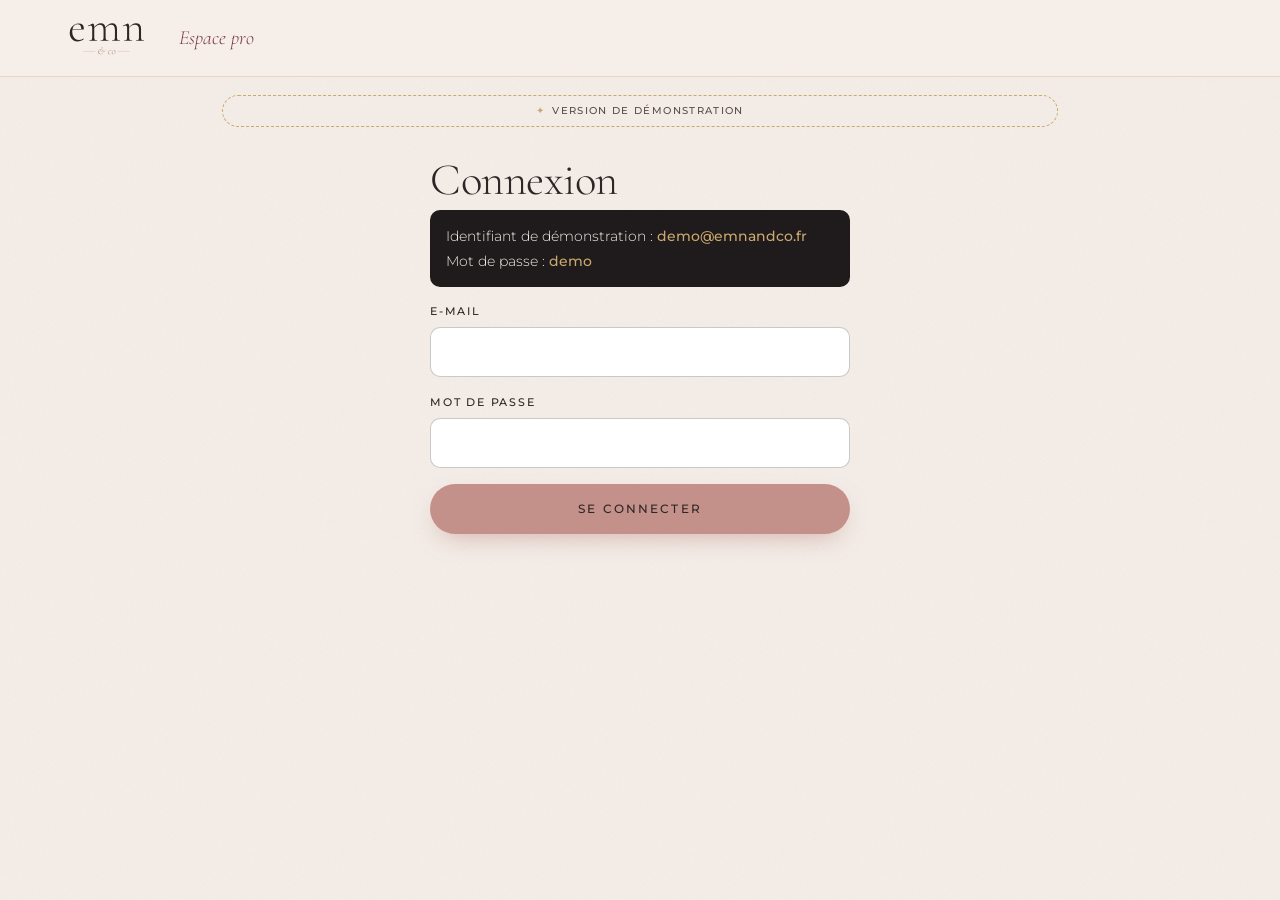
<file: pro.html>
<!DOCTYPE html>
<html lang="fr">
<head>
  <meta charset="utf-8">
  <meta name="viewport" content="width=device-width, initial-scale=1">
  <title>Espace pro | emn &amp; co</title>
  <meta name="description" content="Espace professionnel emn & co : agenda, rendez-vous, horaires et prestations.">
<!-- @partial head -->
<meta name="theme-color" content="#F6EFE9">
  <meta name="robots" content="noindex, nofollow">
  <link rel="canonical" href="https://hro6999.github.io/emnandco/pro.html">
  <meta property="og:type" content="website">
  <meta property="og:locale" content="fr_FR">
  <meta property="og:site_name" content="emn &amp; co">
  <meta property="og:title" content="Espace pro | emn &amp; co">
  <meta property="og:description" content="Espace professionnel emn & co : agenda, rendez-vous, horaires et prestations.">
  <meta property="og:url" content="https://hro6999.github.io/emnandco/pro.html">
  <meta property="og:image" content="https://hro6999.github.io/emnandco/assets/logo/emn-co-logo.png">
  <meta property="og:image:width" content="1200">
  <meta property="og:image:height" content="630">
  <meta property="og:image:alt" content="Logo emn &amp; co sur fond beige">
  <meta name="twitter:card" content="summary_large_image">
  <link rel="icon" href="assets/logo/emn-co-icone.svg" type="image/svg+xml">
  <link rel="icon" href="assets/logo/favicon-180.png" sizes="180x180" type="image/png">
  <link rel="apple-touch-icon" href="assets/logo/favicon-180.png" sizes="180x180">
  <link rel="preload" href="assets/fonts/cormorant.woff2" as="font" type="font/woff2" crossorigin>
  <link rel="preload" href="assets/fonts/montserrat.woff2" as="font" type="font/woff2" crossorigin>
  <link rel="stylesheet" href="assets/css/style.css">
  <script>document.documentElement.classList.add("js");</script>
<!-- @fin head -->
</head>
<body data-sans-panneau class="pro">
  <a class="skip-link" href="#contenu">Aller au contenu</a>
  <header class="pro-header">
    <div class="container pro-header__inner">
      <a class="brand" href="index.html" aria-label="emn &amp; co, voir le site">
        <img src="assets/logo/emn-co-logo-transparent.svg" alt="emn &amp; co" width="125" height="64">
      </a>
      <p class="pro-header__title">Espace pro</p>
      <button class="link-arrow pro-logout" type="button" id="pro-logout" hidden>Déconnexion</button>
    </div>
  </header>

  <main id="contenu" class="pro-main">
    <div class="container">
      <h1 class="sr-only">Espace pro emn &amp; co</h1>
      <div id="pro-app" aria-live="polite"><p class="booking__loading">Chargement…</p></div>
    </div>
  </main>

  <script src="assets/js/config.js" defer></script>
  <script src="assets/js/horaires.js" defer></script>
  <script src="assets/js/prestations-data.js" defer></script>
  <script src="assets/js/prestations.js" defer></script>
  <script src="assets/js/creneaux.js" defer></script>
  <script src="assets/js/reservation-store.js" defer></script>
  <script src="assets/js/pro.js" defer></script>
</body>
</html>
</file>
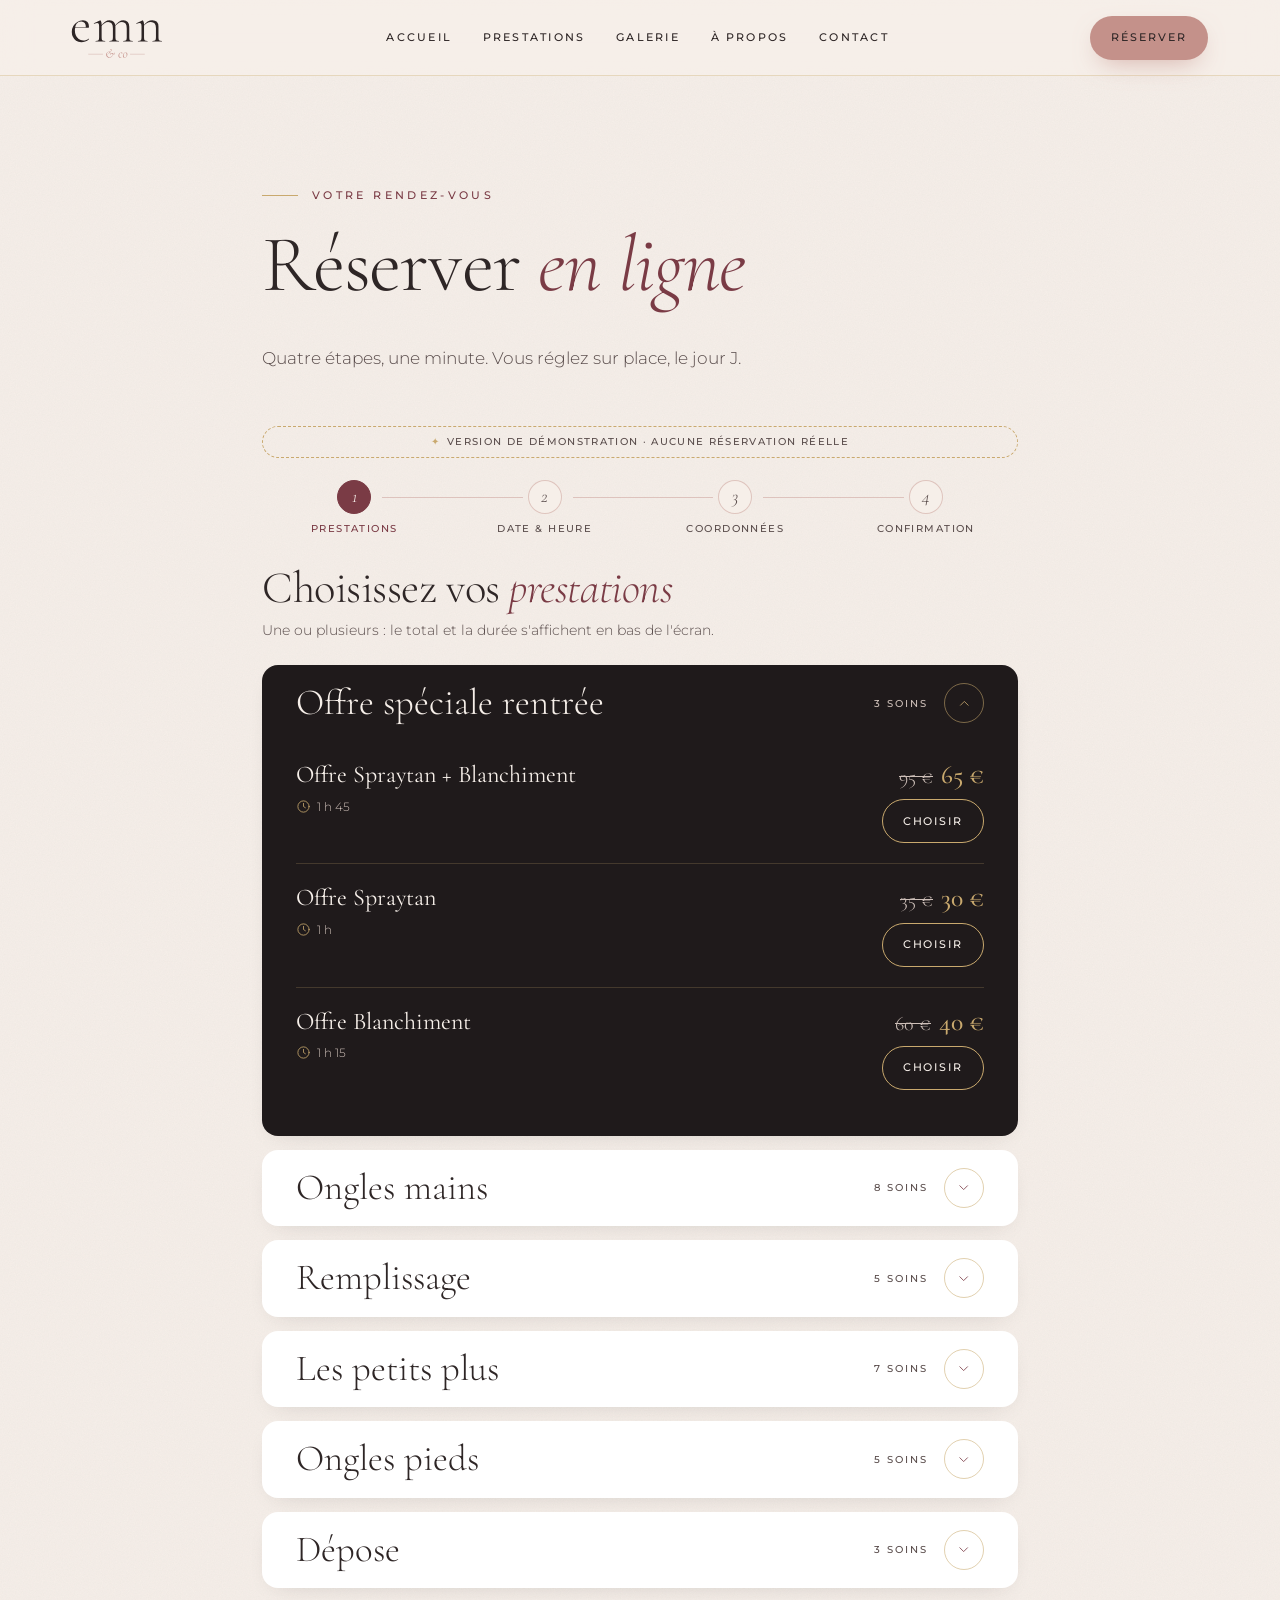
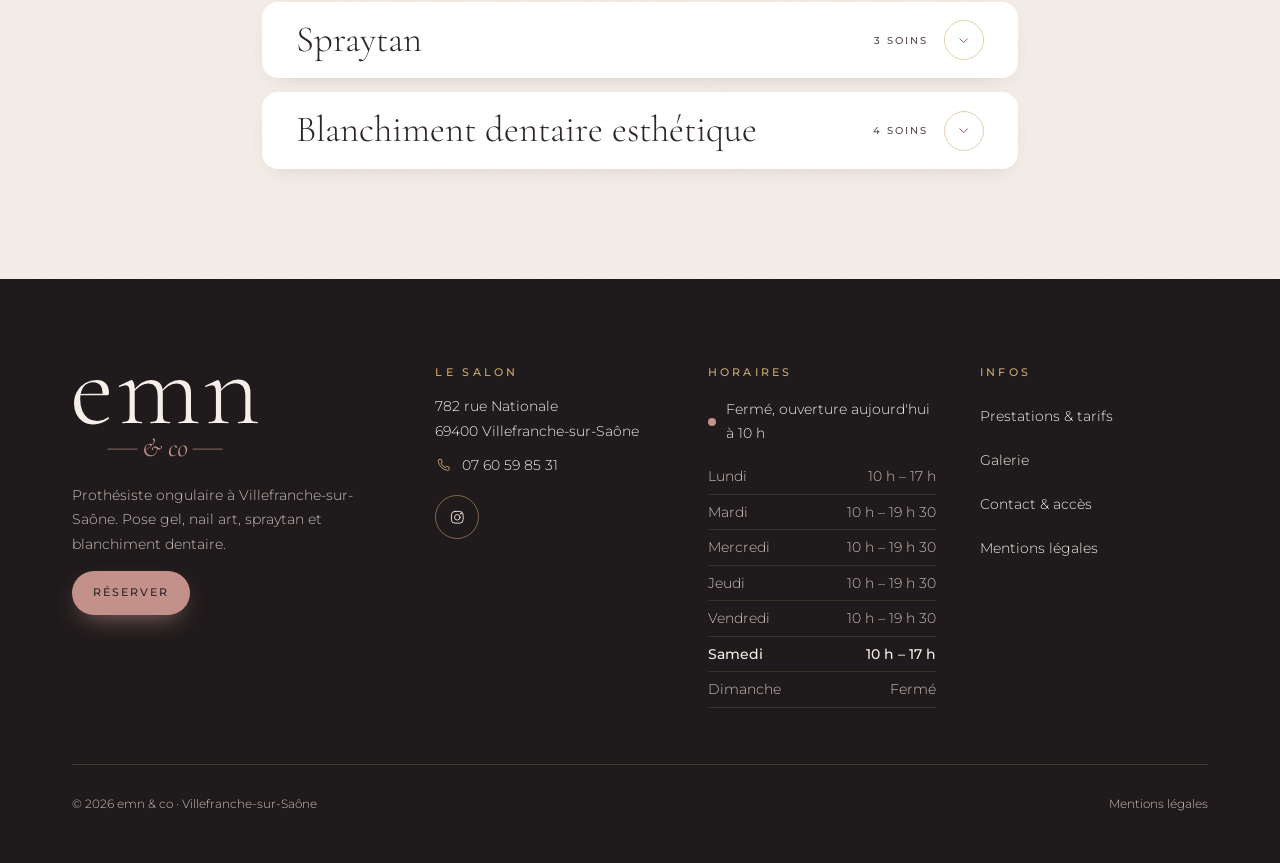
<file: reserver.html>
<!DOCTYPE html>
<html lang="fr">
<head>
  <meta charset="utf-8">
  <meta name="viewport" content="width=device-width, initial-scale=1">
  <title>Réserver en ligne | emn &amp; co, Villefranche-sur-Saône</title>
  <meta name="description" content="Réservez votre rendez-vous emn & co en ligne, 24h/24 : choisissez vos prestations, votre jour et votre heure. Paiement sur place.">
<!-- @partial head -->
<meta name="theme-color" content="#F6EFE9">
  <link rel="canonical" href="https://hro6999.github.io/emnandco/reserver.html">
  <meta property="og:type" content="website">
  <meta property="og:locale" content="fr_FR">
  <meta property="og:site_name" content="emn &amp; co">
  <meta property="og:title" content="Réserver en ligne | emn &amp; co, Villefranche-sur-Saône">
  <meta property="og:description" content="Réservez votre rendez-vous emn & co en ligne, 24h/24 : choisissez vos prestations, votre jour et votre heure. Paiement sur place.">
  <meta property="og:url" content="https://hro6999.github.io/emnandco/reserver.html">
  <meta property="og:image" content="https://hro6999.github.io/emnandco/assets/logo/emn-co-logo.png">
  <meta property="og:image:width" content="1200">
  <meta property="og:image:height" content="630">
  <meta property="og:image:alt" content="Logo emn &amp; co sur fond beige">
  <meta name="twitter:card" content="summary_large_image">
  <link rel="icon" href="assets/logo/emn-co-icone.svg" type="image/svg+xml">
  <link rel="icon" href="assets/logo/favicon-180.png" sizes="180x180" type="image/png">
  <link rel="apple-touch-icon" href="assets/logo/favicon-180.png" sizes="180x180">
  <link rel="preload" href="assets/fonts/cormorant.woff2" as="font" type="font/woff2" crossorigin>
  <link rel="preload" href="assets/fonts/montserrat.woff2" as="font" type="font/woff2" crossorigin>
  <link rel="stylesheet" href="assets/css/style.css">
  <script>document.documentElement.classList.add("js");</script>
<!-- @fin head -->
</head>
<body data-sans-panneau>
<!-- @partial en-tete -->
<a class="skip-link" href="#contenu">Aller au contenu</a>

  <header class="site-header">
    <div class="container site-header__inner">
      <a class="brand" href="index.html" aria-label="emn &amp; co, retour à l'accueil">
        <img src="assets/logo/emn-co-logo-transparent.svg" alt="emn &amp; co" width="125" height="64">
      </a>
      <nav class="nav" aria-label="Navigation principale">
        <ul>
          <li><a href="index.html">Accueil</a></li>
          <li><a href="prestations.html">Prestations</a></li>
          <li><a href="galerie.html">Galerie</a></li>
          <li><a href="a-propos.html">À propos</a></li>
          <li><a href="contact.html">Contact</a></li>
        </ul>
      </nav>
      <a class="btn btn--primary btn--small header-cta" href="https://www.planity.com/emnandco-chez-davidson-69400-villefranche-sur-saone" target="_blank" rel="noopener" data-planity>Réserver<span class="sr-only"> sur Planity (nouvel onglet)</span></a>
      <button class="burger" type="button" aria-expanded="false" aria-controls="menu-mobile" aria-label="Ouvrir le menu">
        <span></span><span></span><span></span>
      </button>
    </div>
  </header>

  <div class="mobile-menu" id="menu-mobile" hidden>
    <nav aria-label="Navigation mobile">
      <ul>
        <li><a href="index.html">Accueil</a></li>
        <li><a href="prestations.html">Prestations</a></li>
        <li><a href="galerie.html">Galerie</a></li>
        <li><a href="a-propos.html">À propos</a></li>
        <li><a href="contact.html">Contact</a></li>
      </ul>
    </nav>
    <a class="btn btn--primary" href="https://www.planity.com/emnandco-chez-davidson-69400-villefranche-sur-saone" target="_blank" rel="noopener" data-planity>Réserver sur Planity<span class="sr-only"> (nouvel onglet)</span></a>
    <p class="mobile-menu__infos">
      <span class="status" data-statut></span><br>
      <a href="tel:+33760598531" data-tel><span data-cfg="telephone">07&nbsp;60&nbsp;59&nbsp;85&nbsp;31</span></a><br>
      <span data-cfg="rue">782 rue Nationale</span>, <span data-cfg="ville">69400 Villefranche-sur-Saône</span>
    </p>
  </div>
<!-- @fin en-tete -->

  <main id="contenu">
    <section class="page-hero page-hero--compact" aria-labelledby="titre-page">
      <div class="container container--narrow">
        <p class="eyebrow">Votre rendez-vous</p>
        <h1 id="titre-page">Réserver <em>en ligne</em></h1>
        <p class="lead">Quatre étapes, une minute. Vous réglez sur place, le jour J.</p>
      </div>
    </section>

    <section class="booking" aria-label="Réservation">
      <div class="container container--narrow">
        <ol class="progress" aria-label="Étapes de la réservation">
          <li data-step="1"><span class="progress__num">1</span><span class="progress__label">Prestations</span></li>
          <li data-step="2"><span class="progress__num">2</span><span class="progress__label">Date &amp; heure</span></li>
          <li data-step="3"><span class="progress__num">3</span><span class="progress__label">Coordonnées</span></li>
          <li data-step="4"><span class="progress__num">4</span><span class="progress__label">Confirmation</span></li>
        </ol>
        <div id="resa-app">
          <p class="booking__loading">Chargement des disponibilités…</p>
          <noscript><p class="good-to-know">La réservation en ligne nécessite JavaScript. Appelez le salon au <a href="tel:+33760598531">07&nbsp;60&nbsp;59&nbsp;85&nbsp;31</a>.</p></noscript>
        </div>
      </div>
    </section>

    <div class="booking-bar" id="booking-bar" hidden>
      <div class="container booking-bar__inner">
        <p class="booking-bar__sum"><strong class="booking-bar__total"></strong><span class="booking-bar__meta"></span></p>
        <button class="btn btn--primary booking-bar__next" type="button">Continuer</button>
      </div>
    </div>
  </main>

<!-- @partial pied-de-page -->
<footer class="site-footer on-night">
    <div class="container">
      <div class="footer-top">
        <div class="footer-brand">
          <img src="assets/logo/emn-co-logo-blanc.svg" alt="emn &amp; co" width="230" height="118" loading="lazy">
          <p>Prothésiste ongulaire à Villefranche-sur-Saône. Pose gel, nail art, spraytan et blanchiment dentaire.</p>
          <a class="btn btn--primary btn--small" href="https://www.planity.com/emnandco-chez-davidson-69400-villefranche-sur-saone" target="_blank" rel="noopener" data-planity>Réserver<span class="sr-only"> sur Planity (nouvel onglet)</span></a>
        </div>
        <div>
          <h2>Le salon</h2>
          <address>
            <span data-cfg="rue">782 rue Nationale</span><br>
            <span data-cfg="ville">69400 Villefranche-sur-Saône</span>
          </address>
          <a class="footer-link" href="tel:+33760598531" data-tel><svg class="icon" viewBox="0 0 24 24" aria-hidden="true" focusable="false"><path d="M6.6 3.5h2.6l1.4 4-2 1.3a12 12 0 0 0 6.6 6.6l1.3-2 4 1.4v2.6a2 2 0 0 1-2.2 2A17 17 0 0 1 4.6 5.7a2 2 0 0 1 2-2.2z"/></svg><span data-cfg="telephone">07&nbsp;60&nbsp;59&nbsp;85&nbsp;31</span></a>
          <div class="socials">
            <a href="https://www.instagram.com/emnandco/" target="_blank" rel="noopener" data-social="instagram" aria-label="Instagram @emnandco (nouvel onglet)"><svg class="icon" viewBox="0 0 24 24" aria-hidden="true" focusable="false"><rect x="3.5" y="3.5" width="17" height="17" rx="5"/><circle cx="12" cy="12" r="4"/><circle cx="17.2" cy="6.8" r=".6" fill="currentColor"/></svg></a>
            <a href="https://www.tiktok.com/" target="_blank" rel="noopener" data-social="tiktok" aria-label="TikTok (nouvel onglet)" hidden><svg class="icon" viewBox="0 0 24 24" aria-hidden="true" focusable="false"><path d="M14 3.5v11.2a3.3 3.3 0 1 1-3.3-3.3"/><path d="M14 3.5c.4 2.6 2.2 4.3 5 4.6"/></svg></a>
          </div>
        </div>
        <div>
          <h2>Horaires</h2>
          <p class="status" data-statut></p>
          <ul class="hours-list" data-hours="list"><li><span>Lundi</span><span>10 h – 17 h</span></li><li><span>Mardi</span><span>10 h – 19 h 30</span></li><li><span>Mercredi</span><span>10 h – 19 h 30</span></li><li><span>Jeudi</span><span>10 h – 19 h 30</span></li><li><span>Vendredi</span><span>10 h – 19 h 30</span></li><li><span>Samedi</span><span>10 h – 17 h</span></li><li><span>Dimanche</span><span>Fermé</span></li></ul>
        </div>
        <div>
          <h2>Infos</h2>
          <ul class="footer-nav">
            <li><a class="footer-link" href="prestations.html">Prestations &amp; tarifs</a></li>
            <li><a class="footer-link" href="galerie.html">Galerie</a></li>
            <li><a class="footer-link" href="contact.html">Contact &amp; accès</a></li>
            <li><a class="footer-link" href="mentions-legales.html">Mentions légales</a></li>
          </ul>
        </div>
      </div>
      <div class="footer-bottom">
        <p>© 2026 emn &amp; co · Villefranche-sur-Saône</p>
        <a href="mentions-legales.html">Mentions légales</a>
      </div>
    </div>
  </footer>

  <div class="mobilebar">
    <a class="btn btn--primary" href="https://www.planity.com/emnandco-chez-davidson-69400-villefranche-sur-saone" target="_blank" rel="noopener" data-planity>Réserver<span class="sr-only"> sur Planity (nouvel onglet)</span></a>
    <a class="mobilebar__tel" href="tel:+33760598531" data-tel aria-label="Appeler le salon"><svg class="icon" viewBox="0 0 24 24" aria-hidden="true" focusable="false"><path d="M6.6 3.5h2.6l1.4 4-2 1.3a12 12 0 0 0 6.6 6.6l1.3-2 4 1.4v2.6a2 2 0 0 1-2.2 2A17 17 0 0 1 4.6 5.7a2 2 0 0 1 2-2.2z"/></svg></a>
  </div>

  <script src="assets/js/config.js" defer></script>
  <script src="assets/js/horaires.js" defer></script>
  <script src="assets/js/prestations-data.js" defer></script>
  <script src="assets/js/prestations.js" defer></script>
  <script src="assets/js/main.js" defer></script>
  <script src="assets/js/reservation.js" defer></script>
<!-- @fin pied-de-page -->
  <script src="assets/js/creneaux.js" defer></script>
  <script src="assets/js/reservation-store.js" defer></script>
  <script src="assets/js/reserver.js" defer></script>
</body>
</html>
</file>
<file: assets/css/style.css>
/* ==========================================================================
   emn & co — Feuille de style (v2 « Queen »)
   1. Polices
   2. Variables
   3. Base
   4. Mise en page & typographie éditoriale
   5. Composants : boutons, en-tête, menu, barre mobile, pied de page,
      photos, bandeau défilant, statut d'ouverture, sélection & panneau
   6. Pages : accueil, prestations, galerie, à propos, contact, 404, réserver
   7. Points de rupture
   8. Animations & accessibilité
   ========================================================================== */

/* 1. POLICES (hébergées sur le site, préchargées) ========================= */
@font-face {
  font-family: "Cormorant Garamond";
  src: url("../fonts/cormorant.woff2") format("woff2");
  font-weight: 300 500; font-style: normal; font-display: swap;
}
@font-face {
  font-family: "Cormorant Garamond";
  src: url("../fonts/cormorant-italic.woff2") format("woff2");
  font-weight: 300 500; font-style: italic; font-display: swap;
}
@font-face {
  font-family: "Montserrat";
  src: url("../fonts/montserrat.woff2") format("woff2");
  font-weight: 300 500; font-style: normal; font-display: swap;
}

/* 2. VARIABLES ============================================================ */
:root {
  /* Palette de la marque */
  --color-cream: #F6EFE9;
  --color-ink: #2E2626;
  --color-rose: #C4918A;
  --color-nude: #E9D6CF;
  --color-bordeaux: #7A3B45;
  --color-white: #FFFFFF;
  --color-gold: #C9A96E;        /* filets, ornements, chiffres — jamais en texte sur crème */
  --color-night: #1F1A1B;       /* sections « nuit » */

  /* Dérivées */
  --color-ink-soft: #5A4D4C;    /* texte secondaire, AA sur crème / nude / blanc */
  --color-night-2: #2A2324;     /* cartes sur fond nuit */
  --color-on-night: #F6EFE9;
  --color-on-night-soft: #CDBFB8;
  --color-line: rgba(196, 145, 138, .45);
  --color-gold-line: rgba(201, 169, 110, .55);

  --font-title: "Cormorant Garamond", Garamond, "Times New Roman", serif;
  --font-text: "Montserrat", "Helvetica Neue", Arial, sans-serif;

  --radius: 10px;
  --radius-lg: 16px;
  --arch: 999px 999px var(--radius-lg) var(--radius-lg);
  --shadow: 0 18px 40px -22px rgba(122, 59, 69, .35);
  --shadow-soft: 0 8px 24px -14px rgba(46, 38, 38, .22);
  --shadow-rose: 0 10px 26px -10px rgba(196, 145, 138, .75);
  --header-h: 76px;
  --mobilebar-h: 68px;
  --gutter: 20px;
  --container: 1200px;
  --ease: cubic-bezier(.22, .61, .36, 1);
  --ease-out: cubic-bezier(.16, 1, .3, 1);
}

/* 3. BASE ================================================================= */
*, *::before, *::after { box-sizing: border-box; }
[hidden] { display: none !important; }

html {
  -webkit-text-size-adjust: 100%;
  scroll-behavior: smooth;
  scroll-padding-top: calc(var(--header-h) + 70px);
}

body {
  margin: 0;
  background-color: var(--color-cream);
  background-image: url("../img/grain.svg");
  color: var(--color-ink);
  font-family: var(--font-text);
  font-weight: 300;
  font-size: 1rem;
  line-height: 1.7;
  overflow-x: clip;
  -webkit-font-smoothing: antialiased;
}

img, svg, video, iframe { display: block; max-width: 100%; }
img { height: auto; }

h1, h2, h3 {
  font-family: var(--font-title);
  font-weight: 300;
  line-height: 1.05;
  margin: 0 0 .45em;
  color: inherit;
  text-wrap: balance;
}
h1 { font-size: clamp(3.4rem, 15vw, 7.5rem); letter-spacing: -.015em; }
h2 { font-size: clamp(2.4rem, 7vw, 4.6rem); letter-spacing: -.01em; }
h3 { font-size: clamp(1.35rem, 3vw, 1.65rem); font-weight: 400; line-height: 1.2; }
h1 em, h2 em { font-style: italic; color: var(--color-bordeaux); }
.on-night h1 em, .on-night h2 em { color: var(--color-rose); }

p { margin: 0 0 1em; }
strong { font-weight: 500; }

a { color: var(--color-bordeaux); text-underline-offset: .25em; text-decoration-thickness: 1px; text-decoration-color: var(--color-gold); transition: color .25s var(--ease); }
a:hover { color: var(--color-ink); }
.on-night a:not(.btn) { color: var(--color-on-night); }
.on-night a:not(.btn):hover { color: var(--color-gold); }

:focus-visible { outline: 2px solid var(--color-bordeaux); outline-offset: 3px; border-radius: 4px; }
iframe:focus, iframe.has-focus { outline: 2px solid var(--color-bordeaux); outline-offset: -2px; }
.on-night :focus-visible { outline-color: var(--color-gold); }

.icon {
  width: 1.15em; height: 1.15em;
  fill: none; stroke: currentColor; stroke-width: 1.3;
  stroke-linecap: round; stroke-linejoin: round;
  flex: none;
}
.icon--gold { color: var(--color-gold); }

.sr-only {
  position: absolute !important; width: 1px; height: 1px; padding: 0; margin: -1px;
  overflow: hidden; clip: rect(0 0 0 0); white-space: nowrap; border: 0;
}
.skip-link {
  position: fixed; left: 12px; top: -80px; z-index: 300;
  background: var(--color-ink); color: var(--color-cream);
  padding: 12px 18px; border-radius: var(--radius); text-decoration: none;
}
.skip-link:focus { top: 12px; color: var(--color-cream); }

/* 4. MISE EN PAGE & TYPOGRAPHIE ÉDITORIALE ================================ */
.container { width: 100%; max-width: var(--container); margin: 0 auto; padding: 0 var(--gutter); }
.container--narrow { max-width: 820px; }

.section { position: relative; padding: clamp(72px, 12vw, 140px) 0; }
.section--tight { padding: clamp(44px, 7vw, 72px) 0; }
.section--nude { background-color: var(--color-nude); }
.section--night, .on-night { background-color: var(--color-night); color: var(--color-on-night); }

.section-head { max-width: 720px; margin: 0 0 clamp(36px, 6vw, 64px); }
.section-head--center { margin-left: auto; margin-right: auto; text-align: center; }
.section-head p.lead { color: var(--color-ink-soft); max-width: 48ch; }
.section-head--center p.lead { margin-left: auto; margin-right: auto; }
.on-night .section-head p.lead, .on-night .lead { color: var(--color-on-night-soft); }

/* Sur-titre : 01 —— PRESTATIONS */
.eyebrow {
  display: flex; align-items: center; gap: 14px;
  font-family: var(--font-text); font-size: .7rem; font-weight: 500;
  letter-spacing: .3em; text-transform: uppercase;
  color: var(--color-bordeaux);
  margin: 0 0 18px;
}
.eyebrow::before { content: ""; width: 36px; height: 1px; background: var(--color-gold); flex: none; }
.eyebrow[data-num]::before {
  content: attr(data-num);
  width: auto; height: auto; background: none;
  font-family: var(--font-title); font-style: italic; font-weight: 400;
  font-size: 1.6rem; letter-spacing: 0; text-transform: none;
  color: var(--color-gold);
  padding-right: 48px;
  background: linear-gradient(var(--color-gold), var(--color-gold)) right center / 36px 1px no-repeat;
}
.section-head--center .eyebrow { justify-content: center; }
.on-night .eyebrow { color: var(--color-gold); }

.lead { font-size: clamp(1rem, 1.6vw, 1.08rem); color: var(--color-ink-soft); }

/* Ornement : ✦ entre deux filets */
.ornament { display: flex; align-items: center; justify-content: center; gap: 14px; color: var(--color-gold); margin: 0 auto 22px; }
.ornament::before, .ornament::after { content: ""; width: 56px; height: 1px; background: var(--color-gold-line); }
.ornament .icon { width: 14px; height: 14px; fill: currentColor; stroke: none; }

/* 5. COMPOSANTS =========================================================== */

/* --- Boutons --- */
.btn {
  position: relative; overflow: hidden; isolation: isolate;
  display: inline-flex; align-items: center; justify-content: center; gap: .6em;
  min-height: 50px; padding: 14px 30px;
  border: 1px solid transparent; border-radius: 999px;
  font-family: var(--font-text); font-size: .74rem; font-weight: 500;
  letter-spacing: .18em; text-transform: uppercase; line-height: 1.2;
  text-decoration: none; text-align: center; white-space: nowrap;
  cursor: pointer;
  transition: background-color .35s var(--ease), color .35s var(--ease), border-color .35s var(--ease), transform .35s var(--ease), box-shadow .35s var(--ease);
}
.btn:hover { transform: translateY(-2px); }
.btn .icon { width: 1.3em; height: 1.3em; }

/* Principal : rose poudré, texte noir doux (AA), reflet satiné au survol */
.btn--primary { background: var(--color-rose); color: var(--color-ink); box-shadow: var(--shadow-rose); }
.btn--primary::after {
  content: ""; position: absolute; inset: -2px auto -2px 0; width: 45%; z-index: -1;
  background: linear-gradient(100deg, transparent 0%, rgba(255, 255, 255, .55) 50%, transparent 100%);
  transform: translateX(-160%) skewX(-18deg);
  transition: transform .9s var(--ease-out);
}
.btn--primary:hover::after, .btn--primary:focus-visible::after { transform: translateX(330%) skewX(-18deg); }
.btn--primary:hover, .btn--primary:focus-visible { background: var(--color-bordeaux); color: var(--color-cream); }

.btn--dark { background: var(--color-ink); color: var(--color-cream); }
.btn--dark:hover, .btn--dark:focus-visible { background: var(--color-bordeaux); color: var(--color-cream); }

.btn--outline { background: transparent; color: var(--color-ink); border-color: rgba(46, 38, 38, .55); }
.btn--outline:hover, .btn--outline:focus-visible { background: var(--color-ink); border-color: var(--color-ink); color: var(--color-cream); }
.on-night .btn--outline { color: var(--color-on-night); border-color: var(--color-gold-line); }
.on-night .btn--outline:hover, .on-night .btn--outline:focus-visible { background: var(--color-gold); border-color: var(--color-gold); color: var(--color-night); }

.btn--small { min-height: 44px; padding: 10px 20px; font-size: .68rem; }
.btn--block { width: 100%; }

/* Lien éditorial : texte + flèche, soulignement or */
.link-arrow {
  display: inline-flex; align-items: center; gap: 10px; min-height: 44px;
  font-size: .72rem; font-weight: 500; letter-spacing: .2em; text-transform: uppercase;
  color: var(--color-ink); text-decoration: none;
  background: linear-gradient(var(--color-gold), var(--color-gold)) left calc(100% - 10px) / 100% 1px no-repeat;
}
.link-arrow .icon { transition: transform .35s var(--ease); }
.link-arrow:hover { color: var(--color-bordeaux); }
.link-arrow:hover .icon { transform: translateX(4px); }
.on-night .link-arrow { color: var(--color-on-night); }
.on-night .link-arrow:hover { color: var(--color-gold); }

.btn-row { display: flex; flex-wrap: wrap; align-items: center; gap: 14px 26px; }
.btn-row--center { justify-content: center; }

/* --- Badge --- */
.badge {
  display: inline-block; padding: 3px 10px;
  border: 1px solid var(--color-line); border-radius: 999px;
  background: var(--color-cream); color: var(--color-bordeaux);
  font-size: .62rem; font-weight: 500; letter-spacing: .1em; text-transform: uppercase; line-height: 1.6;
}
.on-night .badge { background: transparent; border-color: var(--color-gold-line); color: var(--color-gold); }

/* --- En-tête --- */
.site-header {
  position: fixed; inset: 0 0 auto 0; z-index: 100;
  height: var(--header-h);
  transition: background-color .45s var(--ease), box-shadow .45s var(--ease), height .45s var(--ease);
}
.site-header::before {
  content: ""; position: absolute; inset: 0; z-index: -1;
  background: rgba(246, 239, 233, .86);
  -webkit-backdrop-filter: blur(14px) saturate(1.2);
  backdrop-filter: blur(14px) saturate(1.2);
  border-bottom: 1px solid rgba(201, 169, 110, .35);
  opacity: 1; transition: opacity .45s var(--ease);
}
.has-hero .site-header:not(.is-scrolled)::before { opacity: 0; }
.site-header.is-scrolled { box-shadow: 0 10px 30px -24px rgba(46, 38, 38, .45); }
.site-header__inner { height: 100%; display: flex; align-items: center; justify-content: space-between; gap: 16px; }

.brand { display: inline-flex; align-items: center; min-height: 44px; }
/* Le logo officiel contient une marge transparente : on l'affiche plus grand et on la compense à gauche */
.brand img { height: 64px; width: auto; margin-left: -12px; transform-origin: left center; transition: transform .45s var(--ease); }
.site-header.is-scrolled .brand img { transform: scale(.82); }

.nav { display: none; }
.nav ul { list-style: none; margin: 0; padding: 0; display: flex; gap: clamp(18px, 2.4vw, 36px); }
.nav a {
  position: relative; display: inline-flex; align-items: center; min-height: 44px;
  color: var(--color-ink); text-decoration: none;
  font-size: .7rem; font-weight: 500; letter-spacing: .2em; text-transform: uppercase;
}
.nav a::after {
  content: ""; position: absolute; left: 0; right: 0; bottom: 8px; height: 1px;
  background: var(--color-gold); transform: scaleX(0); transform-origin: left;
  transition: transform .4s var(--ease);
}
.nav a:hover::after, .nav a[aria-current="page"]::after { transform: scaleX(1); }
.nav a[aria-current="page"] { color: var(--color-bordeaux); }
.header-cta { display: none; }

.burger {
  display: inline-flex; flex-direction: column; justify-content: center; gap: 7px;
  width: 48px; height: 48px; padding: 12px 10px;
  background: none; border: 0; cursor: pointer; color: var(--color-ink);
  margin-right: -10px; position: relative;
}
.burger span { display: block; height: 1px; background: currentColor; transition: transform .45s var(--ease), opacity .3s; }
.burger span:nth-child(2) { width: 70%; margin-left: auto; }
.burger[aria-expanded="true"] span:nth-child(1) { transform: translateY(8px) rotate(45deg); }
.burger[aria-expanded="true"] span:nth-child(2) { opacity: 0; }
.burger[aria-expanded="true"] span:nth-child(3) { transform: translateY(-8px) rotate(-45deg); }

/* Menu mobile plein écran (sous l'en-tête pour garder la croix visible) */
.mobile-menu {
  position: fixed; inset: 0; z-index: 95;
  background-color: var(--color-cream); background-image: url("../img/grain.svg");
  display: flex; flex-direction: column; justify-content: center; align-items: center;
  padding: calc(var(--header-h) + 16px) var(--gutter) 32px;
  overflow-y: auto;
  opacity: 0; visibility: hidden;
  transition: opacity .5s var(--ease), visibility .5s;
}
.mobile-menu.is-open { opacity: 1; visibility: visible; }
.mobile-menu ul { list-style: none; margin: 0 0 28px; padding: 0; text-align: center; }
.mobile-menu li { overflow: hidden; }
.mobile-menu li a {
  display: inline-block; padding: 6px 12px;
  font-family: var(--font-title); font-size: clamp(2.2rem, 10vw, 3rem); font-weight: 300; line-height: 1.15;
  color: var(--color-ink); text-decoration: none;
  transform: translateY(105%); transition: transform .7s var(--ease-out), color .3s;
}
.mobile-menu.is-open li a { transform: none; }
.mobile-menu li:nth-child(2) a { transition-delay: .06s; }
.mobile-menu li:nth-child(3) a { transition-delay: .12s; }
.mobile-menu li:nth-child(4) a { transition-delay: .18s; }
.mobile-menu li:nth-child(5) a { transition-delay: .24s; }
.mobile-menu li a[aria-current="page"] { font-style: italic; color: var(--color-bordeaux); }
.mobile-menu__infos { margin: 24px 0 0; text-align: center; font-size: .85rem; color: var(--color-ink-soft); }
.mobile-menu__infos a { color: var(--color-ink); display: inline-flex; min-height: 44px; align-items: center; }
html.menu-open, html.menu-open body { overflow: hidden; }

/* --- Barre de réservation mobile --- */
.mobilebar {
  position: fixed; left: 0; right: 0; bottom: 0; z-index: 90;
  display: flex; gap: 10px; align-items: center;
  padding: 10px var(--gutter) calc(10px + env(safe-area-inset-bottom));
  background: rgba(31, 26, 27, .94);
  -webkit-backdrop-filter: blur(12px);
  backdrop-filter: blur(12px);
  border-top: 1px solid rgba(201, 169, 110, .35);
  transition: transform .45s var(--ease);
}
.mobilebar .btn--primary { flex: 1; box-shadow: none; }
.mobilebar__tel {
  width: 50px; height: 48px; flex: none;
  display: inline-flex; align-items: center; justify-content: center;
  border: 1px solid var(--color-gold-line); border-radius: 999px; color: var(--color-on-night);
}
.mobilebar__tel .icon { width: 22px; height: 22px; }
.mobilebar__tel:hover { background: var(--color-gold); color: var(--color-night); }
html.menu-open .mobilebar { transform: translateY(110%); }

/* --- Statut d'ouverture --- */
.status { display: inline-flex; align-items: center; gap: 10px; font-size: .86rem; margin: 0; }
.status::before { content: ""; width: 8px; height: 8px; border-radius: 50%; background: var(--color-ink-soft); flex: none; }
.status:empty { display: none; }
.status.is-open::before { background: #5E8C61; box-shadow: 0 0 0 4px rgba(94, 140, 97, .18); }
.status.is-closed::before { background: var(--color-rose); }

/* --- Pied de page (nuit) --- */
.site-footer {
  background-color: var(--color-night); color: var(--color-on-night);
  padding: 88px 0 calc(var(--mobilebar-h) + 28px);
  font-size: .9rem;
}
.footer-top { display: grid; gap: 44px; }
.footer-brand img { width: 230px; margin: -10px 0 8px -22px; }
.footer-brand p { color: var(--color-on-night-soft); max-width: 32ch; }
.site-footer h2 {
  font-family: var(--font-text); font-size: .68rem; font-weight: 500;
  letter-spacing: .3em; text-transform: uppercase; color: var(--color-gold);
  margin-bottom: 16px;
}
.site-footer address { font-style: normal; color: var(--color-on-night); }
.site-footer a:not(.btn) { color: var(--color-on-night); text-decoration: none; }
.site-footer a:not(.btn):hover { color: var(--color-gold); }
.footer-link { display: inline-flex; align-items: center; gap: 10px; min-height: 44px; }
.footer-link .icon { color: var(--color-gold); }
.site-footer .status { margin: 4px 0 14px; color: var(--color-on-night); }
.hours-list { list-style: none; margin: 0; padding: 0; }
.hours-list li { display: flex; justify-content: space-between; gap: 16px; padding: 5px 0; border-bottom: 1px solid rgba(201, 169, 110, .16); color: var(--color-on-night-soft); }
.hours-list li span:last-child { white-space: nowrap; }
.hours-list li.is-today { color: var(--color-on-night); font-weight: 500; }
.footer-nav { list-style: none; margin: 0; padding: 0; }
.socials { display: flex; gap: 10px; margin-top: 8px; }
.socials a {
  width: 44px; height: 44px; display: inline-flex; align-items: center; justify-content: center;
  border: 1px solid var(--color-gold-line); border-radius: 50%;
}
.site-footer .socials a:hover { background: var(--color-gold); color: var(--color-night); }
.footer-bottom {
  margin-top: 56px; padding-top: 18px; border-top: 1px solid rgba(201, 169, 110, .2);
  display: flex; flex-wrap: wrap; gap: 4px 24px; justify-content: space-between; align-items: center;
  font-size: .76rem; color: var(--color-on-night-soft);
}
.footer-bottom p { margin: 0; }
.site-footer .footer-bottom a { color: var(--color-on-night-soft); display: inline-flex; align-items: center; min-height: 44px; }

/* --- Photos : cadres, arches, liseré or --- */
.photo { position: relative; overflow: hidden; border-radius: var(--radius-lg); background: var(--color-nude); }
.photo picture { display: block; width: 100%; height: 100%; }
.photo img { width: 100%; height: 100%; object-fit: cover; object-position: center 45%; transition: transform 1.4s var(--ease-out); }
.photo--arch { border-radius: var(--arch); }
a:hover .photo img, .photo:hover img { transform: scale(1.05); }

.framed { position: relative; isolation: isolate; }
.framed::before {
  content: ""; position: absolute; inset: 0; z-index: -1;
  border: 1px solid var(--color-gold);
  border-radius: inherit;
  transform: translate(16px, 16px);
}
.framed--arch::before { border-radius: var(--arch); }

/* --- Bandeau défilant --- */
.marquee {
  background-color: var(--color-night); color: var(--color-on-night);
  overflow: hidden; border-block: 1px solid rgba(201, 169, 110, .3);
}
.marquee__track { display: flex; width: max-content; animation: marquee 48s linear infinite; }
.marquee:hover .marquee__track { animation-play-state: paused; }
.marquee__group { display: flex; align-items: center; flex: none; margin: 0; padding: 0; list-style: none; }
.marquee__group li {
  display: inline-flex; align-items: center; gap: 28px; padding: 18px 14px;
  font-size: .72rem; font-weight: 400; letter-spacing: .3em; text-transform: uppercase; white-space: nowrap;
}
.marquee__group li::after { content: "✦"; color: var(--color-gold); letter-spacing: 0; font-size: .8rem; }
@keyframes marquee { to { transform: translateX(-50%); } }

/* --- Bouton « Ma sélection » flottant --- */
.cart-pill {
  position: fixed; z-index: 92; right: var(--gutter); bottom: calc(var(--mobilebar-h) + 14px);
  display: inline-flex; align-items: center; gap: 10px;
  min-height: 52px; padding: 10px 20px 10px 14px;
  border: 1px solid var(--color-gold); border-radius: 999px;
  background: var(--color-night); color: var(--color-on-night);
  font-family: var(--font-text); font-size: .74rem; font-weight: 500; letter-spacing: .1em;
  box-shadow: 0 16px 30px -14px rgba(31, 26, 27, .6);
  cursor: pointer;
  transform: translateY(0); transition: transform .4s var(--ease), opacity .4s;
}
.cart-pill__count {
  display: inline-flex; align-items: center; justify-content: center;
  min-width: 28px; height: 28px; border-radius: 999px; padding: 0 8px;
  background: var(--color-gold); color: var(--color-night); font-weight: 500;
}
.cart-pill:hover { transform: translateY(-2px); }
html.menu-open .cart-pill { opacity: 0; pointer-events: none; }

/* --- Panneau de sélection (tiroir mobile / fenêtre ordinateur) --- */
.resa {
  position: fixed; inset: auto 0 0 0;
  width: 100%; max-width: none; max-height: 92dvh;
  margin: 0; padding: 0; border: 0;
  border-radius: 22px 22px 0 0;
  background-color: var(--color-cream); background-image: url("../img/grain.svg");
  color: var(--color-ink);
  box-shadow: 0 -20px 50px -20px rgba(31, 26, 27, .5);
  overflow: hidden;
}
.resa[open] { display: flex; flex-direction: column; animation: sheet-in .5s var(--ease-out); }
.resa::backdrop { background: rgba(31, 26, 27, .55); -webkit-backdrop-filter: blur(3px); backdrop-filter: blur(3px); }
@keyframes sheet-in { from { transform: translateY(40px); opacity: 0; } to { transform: none; opacity: 1; } }

.resa__head { position: relative; padding: 26px 24px 14px; border-bottom: 1px solid var(--color-line); }
.resa__head::before { content: ""; position: absolute; top: 9px; left: 50%; width: 44px; height: 4px; margin-left: -22px; border-radius: 4px; background: var(--color-line); }
.resa__head .eyebrow { margin-bottom: 6px; }
.resa__head h2 { font-size: clamp(1.9rem, 6vw, 2.4rem); margin: 0; }
.resa__close {
  position: absolute; top: 18px; right: 14px;
  width: 44px; height: 44px; border-radius: 50%;
  display: inline-flex; align-items: center; justify-content: center;
  border: 1px solid var(--color-line); background: var(--color-white); color: var(--color-ink); cursor: pointer;
}
.resa__close:hover { border-color: var(--color-bordeaux); color: var(--color-bordeaux); }
.resa__body { overflow-y: auto; padding: 8px 24px 20px; overscroll-behavior: contain; }
.resa__list { list-style: none; margin: 0; padding: 0; }
.resa__item { display: grid; grid-template-columns: 1fr auto auto; align-items: center; gap: 4px 12px; padding: 14px 0; border-bottom: 1px solid var(--color-line); }
.resa__name { font-family: var(--font-title); font-size: 1.25rem; line-height: 1.2; }
.resa__meta { grid-column: 1; font-size: .78rem; color: var(--color-ink-soft); display: inline-flex; align-items: center; gap: 6px; }
.resa__meta .icon { color: var(--color-bordeaux); width: 14px; height: 14px; }
.resa__price { grid-row: 1 / span 2; grid-column: 2; font-family: var(--font-title); font-size: 1.3rem; font-weight: 500; white-space: nowrap; }
.resa__remove {
  grid-row: 1 / span 2; grid-column: 3;
  width: 44px; height: 44px; border-radius: 50%; border: 0; background: none; color: var(--color-ink-soft); cursor: pointer;
  display: inline-flex; align-items: center; justify-content: center;
}
.resa__remove:hover { color: var(--color-bordeaux); background: var(--color-nude); }
.resa__total { display: flex; justify-content: space-between; align-items: baseline; gap: 12px; padding: 16px 0 4px; }
.resa__total strong { font-family: var(--font-title); font-size: 1.7rem; font-weight: 500; }
.resa__note { font-size: .78rem; color: var(--color-ink-soft); margin: 0 0 14px; }
.resa__hint {
  display: flex; gap: 12px; align-items: flex-start;
  background: var(--color-white); border: 1px solid var(--color-gold-line); border-radius: var(--radius);
  padding: 14px 16px; font-size: .86rem; margin: 0 0 16px;
}
.resa__hint .icon { color: var(--color-bordeaux); margin-top: 3px; }
.resa__empty { text-align: center; color: var(--color-ink-soft); padding: 26px 0; margin: 0; }
.resa__foot { padding: 16px 24px calc(16px + env(safe-area-inset-bottom)); border-top: 1px solid var(--color-line); background: var(--color-cream); display: grid; gap: 6px; }
.resa__foot .link-arrow { justify-self: center; background: none; }
.resa__foot .link-arrow:hover { text-decoration: underline; text-decoration-color: var(--color-gold); }

/* Bon à savoir (encart réutilisé) */
.good-to-know { background: var(--color-white); border-radius: var(--radius-lg); padding: clamp(22px, 4vw, 36px); box-shadow: var(--shadow-soft); }
.good-to-know h2, .good-to-know h3 { font-size: clamp(1.6rem, 4vw, 2.1rem); display: flex; align-items: center; gap: 12px; }
.good-to-know h2 .icon, .good-to-know h3 .icon { color: var(--color-gold); width: 22px; height: 22px; }
.good-to-know ul { list-style: none; margin: 0; padding: 0; display: grid; gap: 10px; }
.good-to-know li { position: relative; padding-left: 24px; font-size: .9rem; line-height: 1.55; }
.good-to-know li::before { content: "✦"; position: absolute; left: 0; top: 0; color: var(--color-gold); font-size: .75rem; line-height: 1.9; }
details.resa__gtk { margin: 0 0 6px; }
details.resa__gtk summary {
  display: flex; align-items: center; justify-content: space-between; gap: 12px; min-height: 44px; cursor: pointer;
  font-size: .72rem; font-weight: 500; letter-spacing: .2em; text-transform: uppercase; list-style: none;
}
details.resa__gtk summary::-webkit-details-marker { display: none; }
details.resa__gtk summary::after { content: "+"; font-family: var(--font-title); font-size: 1.5rem; letter-spacing: 0; color: var(--color-bordeaux); }
details.resa__gtk[open] summary::after { content: "–"; }
details.resa__gtk .good-to-know { box-shadow: none; padding: 16px; }

/* 6. PAGES ================================================================ */

/* ---------- Accueil : hero ---------- */
/* Mobile & tablette : photo en haut (cadrée sur les ongles), titre qui chevauche le bas de la photo */
.hero { position: relative; isolation: isolate; padding: 0 0 56px; overflow: hidden; }
.hero__media { position: relative; height: 58svh; min-height: 360px; max-height: 680px; overflow: hidden; z-index: -1; }
.hero__media picture { display: block; height: 100%; }
.hero__media img {
  width: 100%; height: 100%; object-fit: cover; object-position: 62% 80%;
  transform-origin: 65% 75%;
  animation: kenburns 20s ease-out both;
}
.hero__media::after {
  content: ""; position: absolute; inset: 0;
  background: linear-gradient(180deg, rgba(246, 239, 233, .7) 0%, rgba(246, 239, 233, 0) 24%, rgba(246, 239, 233, 0) 62%, rgba(246, 239, 233, .85) 88%, var(--color-cream) 100%);
}
@keyframes kenburns { from { transform: scale(1.14); } to { transform: scale(1); } }
.hero__content { margin-top: -64px; }

.hero__arch { display: none; }
.hero__content { position: relative; max-width: 760px; }
.hero h1 { margin-bottom: 20px; line-height: 1; }
.hero h1 .w { display: inline-block; animation: word-in 1.1s var(--ease-out) both; animation-delay: calc(.25s + var(--i) * .09s); }
.hero h1 .sign { display: block; font-size: .42em; letter-spacing: .01em; margin-top: .35em; color: var(--color-ink); }
@keyframes word-in { from { opacity: 0; transform: translateY(.35em); } to { opacity: 1; transform: none; } }
.hero__sub { max-width: 40ch; font-size: .98rem; font-weight: 400; color: var(--color-ink); margin-bottom: 30px; animation: fade-up 1s var(--ease-out) .9s both; }
.hero .btn-row { animation: fade-up 1s var(--ease-out) 1.05s both; }
.hero .eyebrow { animation: fade-up 1s var(--ease-out) .1s both; }
@keyframes fade-up { from { opacity: 0; transform: translateY(16px); } to { opacity: 1; transform: none; } }

.scroll-cue {
  display: none; align-items: center; gap: 14px; margin-top: 44px; min-height: 44px;
  font-size: .66rem; font-weight: 500; letter-spacing: .3em; text-transform: uppercase;
  color: var(--color-ink); text-decoration: none;
  animation: fade-up 1s var(--ease-out) 1.3s both;
}
.scroll-cue__line { position: relative; width: 1px; height: 44px; background: rgba(46, 38, 38, .2); overflow: hidden; }
.scroll-cue__line::after { content: ""; position: absolute; left: 0; top: 0; width: 1px; height: 16px; background: var(--color-bordeaux); animation: cue 2.2s var(--ease) infinite; }
@keyframes cue { from { transform: translateY(-16px); } to { transform: translateY(44px); } }

/* ---------- Chiffres clés ---------- */
.stats { list-style: none; margin: 0; padding: clamp(36px, 6vw, 56px) 0; display: grid; grid-template-columns: repeat(3, minmax(0, 1fr)); gap: 12px; text-align: center; }
.stat__value { display: flex; align-items: baseline; justify-content: center; gap: 6px; font-family: var(--font-title); font-size: clamp(2.3rem, 8vw, 3.8rem); font-weight: 300; line-height: 1; color: var(--color-bordeaux); }
.stat__value .icon { width: .42em; height: .42em; fill: var(--color-gold); stroke: none; align-self: center; }
.stat__label { display: block; margin-top: 10px; font-size: .62rem; font-weight: 500; letter-spacing: .2em; text-transform: uppercase; color: var(--color-ink-soft); }
.stats li + li { border-left: 1px solid var(--color-gold-line); }

/* ---------- Univers ---------- */
.univers {
  list-style: none; margin: 0 calc(-1 * var(--gutter)); padding: 4px var(--gutter) 24px;
  display: grid; grid-auto-flow: column; grid-auto-columns: 68%; gap: 14px;
  overflow-x: auto; scroll-snap-type: x mandatory; scrollbar-width: none;
}
.univers::-webkit-scrollbar { display: none; }
.univers > li { scroll-snap-align: start; }
.univers-card { position: relative; display: block; color: var(--color-ink); text-decoration: none; }
.univers-card .photo { aspect-ratio: 3 / 4.2; border-radius: var(--arch); }
.univers-card .photo::after {
  content: ""; position: absolute; inset: 0;
  background: linear-gradient(180deg, rgba(31, 26, 27, 0) 45%, rgba(31, 26, 27, .55) 100%);
  opacity: .0; transition: opacity .5s var(--ease);
}
.univers-card__cta {
  position: absolute; left: 0; right: 0; bottom: 22px; z-index: 1; text-align: center;
  font-size: .68rem; font-weight: 500; letter-spacing: .25em; text-transform: uppercase; color: var(--color-cream);
  opacity: 0; transform: translateY(10px); transition: opacity .5s var(--ease), transform .5s var(--ease);
}
.univers-card:hover .photo::after, .univers-card:focus-visible .photo::after { opacity: 1; }
.univers-card:hover .univers-card__cta, .univers-card:focus-visible .univers-card__cta { opacity: 1; transform: none; }
.univers-card__body { padding: 16px 4px 0; text-align: center; }
.univers-card h3 { margin: 0 0 4px; font-size: clamp(1.4rem, 3vw, 1.7rem); }
.univers-card p { margin: 0; font-size: .66rem; font-weight: 500; letter-spacing: .22em; text-transform: uppercase; color: var(--color-bordeaux); }
.swipe-hint { display: flex; align-items: center; gap: 10px; justify-content: flex-end; font-size: .66rem; letter-spacing: .2em; text-transform: uppercase; color: var(--color-ink-soft); margin: 0; }

/* ---------- Offre (nuit) ---------- */
.offer { display: grid; gap: 40px; align-items: center; }
.offer__card {
  position: relative; background: var(--color-night-2); border-radius: var(--radius-lg);
  padding: clamp(24px, 5vw, 44px);
}
.offer__card::before { content: ""; position: absolute; inset: 10px; border: 1px solid rgba(201, 169, 110, .4); border-radius: calc(var(--radius-lg) - 6px); pointer-events: none; }
.offer__card .btn-row { position: relative; margin-top: 26px; }

/* ---------- Liste de prestations (carte) ---------- */
.svc-list { list-style: none; margin: 0; padding: 0; }
.svc { display: grid; grid-template-columns: minmax(0, 1fr) auto; gap: 6px 16px; padding: 20px 0; border-bottom: 1px solid var(--color-line); }
.svc:last-child { border-bottom: 0; }
.on-night .svc { border-color: rgba(201, 169, 110, .22); }
.svc__main { min-width: 0; }
.svc__name { margin: 0 0 6px; font-family: var(--font-title); font-weight: 400; font-size: clamp(1.25rem, 3.6vw, 1.5rem); line-height: 1.2; }
.svc__meta { display: flex; flex-wrap: wrap; align-items: center; gap: 6px 12px; margin: 0; font-size: .78rem; color: var(--color-ink-soft); }
.on-night .svc__meta { color: var(--color-on-night-soft); }
.svc__duree { display: inline-flex; align-items: center; gap: 6px; }
.svc__duree .icon { width: 15px; height: 15px; color: var(--color-bordeaux); }
.on-night .svc__duree .icon { color: var(--color-gold); }
.svc__side { display: flex; flex-direction: column; align-items: flex-end; gap: 10px; }
.svc__price { margin: 0; display: flex; align-items: baseline; gap: 8px; font-family: var(--font-title); font-size: clamp(1.3rem, 3.8vw, 1.6rem); font-weight: 500; white-space: nowrap; line-height: 1.1; }
.svc__price-old { order: -1; font-size: .78em; font-weight: 300; color: var(--color-ink-soft); }
.on-night .svc__price-old { color: var(--color-on-night-soft); }
.svc--promo .svc__price-now { color: var(--color-bordeaux); }
.on-night .svc__price-now { color: var(--color-gold); }
.svc__more { margin-top: 6px; }
.svc__more summary {
  display: inline-flex; align-items: center; gap: 6px; min-height: 36px; cursor: pointer; list-style: none;
  font-size: .76rem; color: var(--color-bordeaux); text-decoration: underline; text-decoration-color: var(--color-gold); text-underline-offset: .3em;
}
.svc__more summary::-webkit-details-marker { display: none; }
.svc__more summary .icon { width: 14px; height: 14px; transition: transform .3s var(--ease); }
.svc__more[open] summary .icon { transform: rotate(180deg); }
.svc__more p { margin: 4px 0 0; font-size: .86rem; color: var(--color-ink-soft); max-width: 58ch; }
.on-night .svc__more summary { color: var(--color-gold); }
.on-night .svc__more p { color: var(--color-on-night-soft); }

.btn-choose {
  min-height: 44px; padding: 9px 20px; border-radius: 999px;
  border: 1px solid var(--color-ink); background: transparent; color: var(--color-ink);
  font-family: var(--font-text); font-size: .66rem; font-weight: 500; letter-spacing: .18em; text-transform: uppercase;
  cursor: pointer; white-space: nowrap; display: inline-flex; align-items: center; gap: 8px; text-decoration: none;
  transition: background-color .3s var(--ease), color .3s var(--ease), border-color .3s var(--ease);
}
.btn-choose:hover, .btn-choose:focus-visible { background: var(--color-ink); color: var(--color-cream); }
.btn-choose.is-chosen { background: var(--color-bordeaux); border-color: var(--color-bordeaux); color: var(--color-cream); }
.btn-choose .icon { width: 15px; height: 15px; }
.on-night .btn-choose { border-color: var(--color-gold); color: var(--color-on-night); }
.on-night .btn-choose:hover, .on-night .btn-choose:focus-visible { background: var(--color-gold); color: var(--color-night); }
.btn-choose--call { border-color: var(--color-bordeaux); color: var(--color-bordeaux); }

/* ---------- Galerie (aperçu accueil) ---------- */
.preview { list-style: none; margin: 0 0 40px; padding: 0; display: grid; grid-template-columns: repeat(2, minmax(0, 1fr)); gap: 12px; }
.preview li { aspect-ratio: 4 / 5; }
.preview li:first-child { grid-column: span 2; aspect-ratio: 1 / 1; }
.preview li:last-child { grid-column: span 2; aspect-ratio: 16 / 10; }
.preview a, .preview .photo { display: block; height: 100%; border-radius: var(--radius-lg); }
.preview li:first-child .photo { border-radius: var(--arch); }

/* ---------- Pourquoi ---------- */
.why { display: grid; gap: 56px; align-items: center; }
.why__visual { max-width: 460px; width: 88%; margin: 0 auto; }
.why__visual .photo { aspect-ratio: 4 / 5; }
.why__visual .photo img { object-position: 40% 50%; }
.why__list { list-style: none; margin: 0; padding: 0; display: grid; gap: 30px; }
.why__list li { display: grid; grid-template-columns: 54px 1fr; gap: 18px; align-items: start; }
.why__icon {
  width: 54px; height: 54px; border-radius: 50%;
  display: inline-flex; align-items: center; justify-content: center;
  border: 1px solid var(--color-gold); color: var(--color-bordeaux);
}
.why__icon .icon { width: 24px; height: 24px; }
.why__list h3 { margin: 6px 0 4px; }
.why__list p { margin: 0; font-size: .9rem; color: var(--color-ink-soft); }

/* ---------- Comment réserver ---------- */
.steps { list-style: none; margin: 0; padding: 0; display: grid; gap: 18px; counter-reset: step; }
.step {
  position: relative; background: var(--color-cream); border-radius: var(--radius-lg);
  padding: 30px 26px 26px; box-shadow: var(--shadow-soft);
  counter-increment: step;
}
.step::before {
  content: "0" counter(step); position: absolute; top: 18px; right: 22px;
  font-family: var(--font-title); font-style: italic; font-size: 2.6rem; line-height: 1; color: var(--color-gold);
}
.step .icon { width: 36px; height: 36px; color: var(--color-gold); stroke-width: 1.1; margin-bottom: 18px; }
.step h3 { margin-bottom: 6px; }
.step p { margin: 0; font-size: .88rem; color: var(--color-ink-soft); }

/* ---------- Avis (nuit) ---------- */
.reviews { position: relative; max-width: 880px; margin: 0 auto; }
.reviews__track { display: flex; overflow-x: auto; scroll-snap-type: x mandatory; scrollbar-width: none; }
.reviews__track::-webkit-scrollbar { display: none; }
.review { flex: 0 0 100%; scroll-snap-align: center; margin: 0; padding: 8px clamp(4px, 4vw, 40px); text-align: center; }
.review .stars { justify-content: center; }
.review blockquote { margin: 18px 0 20px; }
.review blockquote p { margin: 0; font-family: var(--font-title); font-style: italic; font-weight: 300; font-size: clamp(1.5rem, 4.6vw, 2.3rem); line-height: 1.3; }
.review figcaption { font-size: .68rem; letter-spacing: .3em; text-transform: uppercase; color: var(--color-on-night-soft); }
.stars { display: inline-flex; gap: 4px; color: var(--color-gold); }
.stars .icon { width: 15px; height: 15px; fill: currentColor; stroke: none; }
.reviews__nav { display: flex; align-items: center; justify-content: center; gap: 12px; margin-top: 30px; }
.reviews__btn {
  width: 48px; height: 48px; border-radius: 50%;
  border: 1px solid var(--color-gold-line); background: transparent; color: var(--color-on-night);
  display: inline-flex; align-items: center; justify-content: center; cursor: pointer;
  transition: background-color .3s, color .3s;
}
.reviews__btn:hover { background: var(--color-gold); color: var(--color-night); }
.reviews__dots { display: flex; }
.reviews__dot { width: 44px; height: 44px; border: 0; background: none; cursor: pointer; padding: 0; display: inline-flex; align-items: center; justify-content: center; }
.reviews__dot::before { content: ""; width: 7px; height: 7px; transform: rotate(45deg); border: 1px solid var(--color-gold); transition: background-color .3s; }
.reviews__dot[aria-current="true"]::before { background: var(--color-gold); }
.reviews__score { display: flex; flex-wrap: wrap; align-items: center; justify-content: center; gap: 12px; color: var(--color-on-night-soft); font-size: .9rem; margin: 0; }
.reviews__more { text-align: center; margin: 22px 0 0; }

/* ---------- Appel final ---------- */
.final { text-align: center; }
.final h2 { max-width: 17ch; margin-left: auto; margin-right: auto; }
.final .status { margin: 0 auto 28px; color: var(--color-ink-soft); }

/* ---------- En-tête de page intérieure ---------- */
.page-hero { padding: calc(var(--header-h) + clamp(56px, 10vw, 110px)) 0 clamp(44px, 7vw, 72px); }
.page-hero h1 { font-size: clamp(3rem, 10vw, 6.4rem); }
.page-hero .lead { max-width: 52ch; }
.page-hero--center { text-align: center; }
.page-hero--center .eyebrow { justify-content: center; }
.page-hero--center .lead { margin-left: auto; margin-right: auto; }

/* ---------- Prestations ---------- */
.tabs {
  position: sticky; top: var(--header-h); z-index: 50;
  background: rgba(246, 239, 233, .92);
  -webkit-backdrop-filter: blur(12px);
  backdrop-filter: blur(12px);
  border-block: 1px solid rgba(201, 169, 110, .35);
}
.tabs ul { list-style: none; margin: 0 auto; padding: 0 var(--gutter); max-width: var(--container); display: flex; gap: 2px; overflow-x: auto; scrollbar-width: none; }
.tabs ul::-webkit-scrollbar { display: none; }
.tabs li { flex: none; }
.tabs a {
  display: inline-flex; align-items: center; min-height: 52px; padding: 0 14px;
  font-size: .68rem; font-weight: 500; letter-spacing: .2em; text-transform: uppercase;
  color: var(--color-ink); text-decoration: none; white-space: nowrap;
  box-shadow: inset 0 -1px 0 transparent; transition: color .3s, box-shadow .3s;
}
.tabs a:hover { color: var(--color-bordeaux); }
.tabs a.is-active { color: var(--color-bordeaux); box-shadow: inset 0 -2px 0 var(--color-gold); }

.menu-wrap { padding: clamp(36px, 6vw, 64px) 0 clamp(64px, 10vw, 110px); }
.menu-layout { display: grid; gap: 36px; align-items: start; }
.cats { display: grid; gap: 14px; }
.cat { background: var(--color-white); border-radius: var(--radius-lg); box-shadow: var(--shadow-soft); }
.cat--offre { background: var(--color-night); color: var(--color-on-night); }
.cat__title { margin: 0; font-size: inherit; }
.cat__toggle {
  width: 100%; display: flex; align-items: center; gap: 16px; text-align: left;
  min-height: 76px; padding: 18px clamp(18px, 4vw, 34px);
  background: none; border: 0; color: inherit; cursor: pointer; border-radius: var(--radius-lg);
}
.cat__label { flex: 1; font-family: var(--font-title); font-size: clamp(1.7rem, 5vw, 2.3rem); font-weight: 300; line-height: 1.1; }
.cat__count { font-family: var(--font-text); font-size: .64rem; font-weight: 500; letter-spacing: .2em; text-transform: uppercase; color: var(--color-ink-soft); white-space: nowrap; }
.cat--offre .cat__count { color: var(--color-on-night-soft); }
.cat__chev {
  width: 40px; height: 40px; flex: none; border-radius: 50%; border: 1px solid var(--color-gold-line);
  display: inline-flex; align-items: center; justify-content: center; color: var(--color-bordeaux);
  transition: transform .4s var(--ease), background-color .3s;
}
.cat--offre .cat__chev { color: var(--color-gold); }
.cat__toggle[aria-expanded="true"] .cat__chev { transform: rotate(180deg); }
.cat__toggle:hover .cat__chev { background: var(--color-nude); }
.cat--offre .cat__toggle:hover .cat__chev { background: var(--color-night-2); }
.cat__panel { padding: 0 clamp(18px, 4vw, 34px) 26px; }
.cat__panel.is-opening { animation: fade-up .55s var(--ease-out) both; }
.cat__intro { color: var(--color-ink-soft); font-size: .92rem; max-width: 60ch; margin: 0 0 4px; }
.cat--offre .cat__intro { color: var(--color-on-night-soft); }
.cat__badge { margin: 8px 0 0; }
.cat__insta { margin: 10px 0 0; font-size: .88rem; color: var(--color-ink-soft); }
.cat__insta a { display: inline-flex; align-items: center; gap: 6px; min-height: 44px; font-weight: 500; }

.menu-aside { display: grid; gap: 18px; }
.menu-note { font-size: .85rem; color: var(--color-ink-soft); margin: 0; }

/* ---------- Galerie ---------- */
.filters { display: flex; flex-wrap: wrap; justify-content: center; gap: 4px 18px; margin-bottom: 36px; }
.filter {
  min-height: 44px; padding: 8px 4px; border: 0; background: none; color: var(--color-ink);
  font-family: var(--font-text); font-size: .7rem; font-weight: 500; letter-spacing: .25em; text-transform: uppercase;
  cursor: pointer; box-shadow: inset 0 -1px 0 transparent; transition: color .3s, box-shadow .3s;
}
.filter:hover { color: var(--color-bordeaux); }
.filter[aria-pressed="true"] { color: var(--color-bordeaux); box-shadow: inset 0 -1px 0 var(--color-gold); }
.gallery { list-style: none; margin: 0; padding: 0; display: grid; grid-template-columns: repeat(2, minmax(0, 1fr)); gap: 10px; grid-auto-flow: dense; }
.gallery li { aspect-ratio: 4 / 5; }
.gallery li.is-hidden { display: none; }
.gallery button { display: block; width: 100%; height: 100%; padding: 0; border: 0; cursor: zoom-in; border-radius: var(--radius-lg); background: none; }
.gallery .photo { display: block; width: 100%; height: 100%; }

.lightbox {
  width: 100vw; height: 100vh; height: 100dvh; max-width: none; max-height: none;
  margin: 0; padding: 0; border: 0; background: rgba(31, 26, 27, .97); color: var(--color-on-night);
}
.lightbox::backdrop { background: rgba(31, 26, 27, .6); }
.lightbox[open] { display: flex; align-items: center; justify-content: center; }
.lightbox figure { margin: 0; display: flex; flex-direction: column; align-items: center; gap: 16px; padding: 70px 16px 24px; max-height: 100%; }
.lightbox img { max-width: min(92vw, 900px); max-height: calc(100dvh - 160px); width: auto; height: auto; border-radius: var(--radius); object-fit: contain; }
.lightbox figcaption { font-family: var(--font-title); font-style: italic; font-size: 1.15rem; text-align: center; max-width: 50ch; color: var(--color-on-night-soft); }
.lightbox__btn {
  position: absolute; width: 50px; height: 50px; border-radius: 50%;
  border: 1px solid var(--color-gold-line); background: rgba(31, 26, 27, .5); color: var(--color-on-night);
  display: inline-flex; align-items: center; justify-content: center; cursor: pointer; transition: background-color .3s, color .3s;
}
.lightbox__btn:hover { background: var(--color-gold); color: var(--color-night); }
.lightbox__btn:focus-visible { outline-color: var(--color-gold); }
.lightbox__close { top: 14px; right: 14px; }
.lightbox__prev { left: 12px; top: 50%; transform: translateY(-50%); }
.lightbox__next { right: 12px; top: 50%; transform: translateY(-50%); }
.lightbox__count { position: absolute; top: 28px; left: 22px; font-size: .72rem; letter-spacing: .25em; color: var(--color-gold); }

/* ---------- À propos ---------- */
.about { display: grid; gap: 56px; align-items: center; }
.about__visual { width: 86%; max-width: 480px; margin: 0 auto; }
.about__visual .photo { aspect-ratio: 4 / 5; }
.about__visual .photo img { object-position: 42% 50%; }
.about__text p { font-size: 1.02rem; max-width: 52ch; }
.quote { font-family: var(--font-title); font-style: italic; font-weight: 300; font-size: clamp(1.7rem, 4.6vw, 2.4rem); line-height: 1.25; color: var(--color-bordeaux); margin: 0 0 26px; padding-left: 22px; border-left: 1px solid var(--color-gold); }
.engagements { list-style: none; margin: 0; padding: 0; display: grid; gap: 16px; }
.engagement { background: var(--color-night-2); border-radius: var(--radius-lg); padding: 32px 26px; text-align: center; }
.engagement .why__icon { margin: 0 auto 16px; color: var(--color-gold); }
.engagement h3 { margin-bottom: 8px; }
.engagement p { margin: 0; font-size: .9rem; color: var(--color-on-night-soft); }

/* ---------- Contact ---------- */
.contact-grid { display: grid; grid-template-columns: minmax(0, 1fr); gap: 20px; }
.contact-grid .btn { max-width: 100%; }
.info-card { background: var(--color-white); border-radius: var(--radius-lg); padding: clamp(24px, 5vw, 42px); box-shadow: var(--shadow-soft); }
.info-card h2 { font-size: clamp(1.8rem, 4vw, 2.3rem); }
.info-card h2::after { content: ""; display: block; width: 36px; height: 1px; background: var(--color-gold); margin-top: 14px; }
.info-card h2 + * { margin-top: 0; }
.info-card .mt { margin-top: 38px; }
.info-card address { font-style: normal; font-size: 1.05rem; margin-bottom: 12px; }
.tel-big { font-family: var(--font-title); font-size: clamp(2rem, 7vw, 2.6rem); color: var(--color-ink); text-decoration: none; display: inline-flex; align-items: center; gap: 14px; min-height: 44px; }
.tel-big .icon { width: 26px; height: 26px; color: var(--color-gold); }
.tel-big:hover { color: var(--color-bordeaux); }
.muted { color: var(--color-ink-soft); font-size: .88rem; }
.access-note { display: flex; gap: 12px; align-items: flex-start; background: var(--color-cream); border-left: 1px solid var(--color-gold); padding: 14px 16px; border-radius: 0 var(--radius) var(--radius) 0; margin: 14px 0 0; font-size: .92rem; }
.access-note .icon { margin-top: 4px; color: var(--color-bordeaux); }
.hours-table { width: 100%; border-collapse: collapse; font-size: .95rem; }
.hours-table th, .hours-table td { text-align: left; padding: 11px 8px; border-bottom: 1px solid var(--color-line); font-weight: 300; }
.hours-table td { text-align: right; white-space: nowrap; }
.hours-table tr.is-today th, .hours-table tr.is-today td { font-weight: 500; color: var(--color-bordeaux); background: var(--color-cream); }
.info-card .status { margin: 0 0 14px; }
.pay-list { list-style: none; padding: 0; margin: 0; display: flex; flex-wrap: wrap; gap: 8px; }
.pay-list li { padding: 6px 14px; border-radius: 999px; background: var(--color-cream); border: 1px solid var(--color-line); font-size: .85rem; }
.map { position: relative; border-radius: var(--radius-lg); overflow: hidden; aspect-ratio: 4 / 3; background: var(--color-night); }
.map iframe { width: 100%; height: 100%; border: 0; }
.map__placeholder {
  position: absolute; inset: 0; display: flex; flex-direction: column; align-items: center; justify-content: center; gap: 16px;
  text-align: center; padding: 24px; color: var(--color-on-night);
  background: radial-gradient(circle at 50% 40%, rgba(201, 169, 110, .16), transparent 60%), var(--color-night);
}
.map__placeholder p { margin: 0; font-size: .8rem; color: var(--color-on-night-soft); max-width: 40ch; }
.map__pin { width: 46px; height: 46px; color: var(--color-gold); }

/* ---------- Mentions & 404 ---------- */
.legal h2 { font-size: clamp(1.8rem, 4vw, 2.4rem); margin-top: 1.4em; }
.todo { background: var(--color-nude); padding: 0 6px; border-radius: 4px; font-weight: 500; color: var(--color-bordeaux); }
.notfound { min-height: 100svh; display: flex; align-items: center; text-align: center; padding: calc(var(--header-h) + 40px) 0 calc(var(--mobilebar-h) + 40px); }
.notfound__num { font-family: var(--font-title); font-style: italic; font-weight: 300; font-size: clamp(7rem, 30vw, 15rem); line-height: .9; color: var(--color-bordeaux); margin: 0; }

/* ---------- Réserver (Planity intégré) ---------- */
.embed { padding-top: var(--header-h); }
.embed__bar { display: flex; flex-wrap: wrap; align-items: center; justify-content: space-between; gap: 8px 18px; padding: 12px 0; font-size: .85rem; color: var(--color-ink-soft); }
.embed__frame { display: block; width: 100%; height: calc(100dvh - var(--header-h) - 64px); border: 0; background: var(--color-white); }

/* 7. POINTS DE RUPTURE ==================================================== */
@media (max-width: 359px) {
  .btn { padding: 14px 20px; letter-spacing: .12em; }
  .tel-big { font-size: 1.85rem; gap: 10px; }
}

@media (min-width: 480px) {
  .univers { grid-auto-columns: 46%; }
}

@media (min-width: 600px) {
  .footer-top { grid-template-columns: repeat(2, minmax(0, 1fr)); }
  .gallery { grid-template-columns: repeat(3, minmax(0, 1fr)); gap: 14px; }
  .steps { grid-template-columns: repeat(3, minmax(0, 1fr)); }
  .engagements { grid-template-columns: repeat(3, minmax(0, 1fr)); }
  .preview { grid-template-columns: repeat(3, minmax(0, 1fr)); grid-template-rows: auto; gap: 16px; }
  .preview li:first-child { grid-column: span 2; grid-row: span 2; aspect-ratio: auto; }
  .preview li:last-child { grid-column: auto; aspect-ratio: 4 / 5; }
}

@media (min-width: 768px) {
  .mobilebar { display: none; }
  .cart-pill { bottom: 24px; }
  .site-footer { padding-bottom: 36px; }
  .hero { padding-bottom: 72px; }
  .hero__media { height: 62svh; max-height: 760px; }
  .scroll-cue { display: inline-flex; }
  .contact-grid { grid-template-columns: repeat(2, minmax(0, 1fr)); align-items: start; }
  .univers { margin: 0; padding: 0; overflow: visible; display: flex; flex-wrap: wrap; justify-content: center; gap: 28px 20px; }
  .univers > li { flex: 0 0 calc((100% - 40px) / 3); }
  .gallery { grid-template-columns: repeat(4, minmax(0, 1fr)); }
  .gallery li.is-wide { grid-column: span 2; grid-row: span 2; }
  .swipe-hint { display: none; }

  /* Panneau : fenêtre centrée */
  .resa {
    inset: 0; margin: auto; width: min(560px, calc(100vw - 48px)); max-height: min(86vh, 820px);
    border-radius: var(--radius-lg); box-shadow: 0 30px 80px -30px rgba(31, 26, 27, .6);
  }
  .resa[open] { animation: modal-in .45s var(--ease-out); }
  .resa__head::before { display: none; }
  @keyframes modal-in { from { transform: translateY(16px) scale(.98); opacity: 0; } to { transform: none; opacity: 1; } }
}

@media (min-width: 992px) {
  :root { --gutter: 32px; }
  .nav { display: block; }
  .header-cta { display: inline-flex; }
  .burger, .mobile-menu { display: none; }

  .hero { min-height: 100vh; min-height: 100svh; display: flex; align-items: center; padding: calc(var(--header-h) + 24px) 0 56px; }
  .hero__media { position: absolute; inset: 0 0 0 48%; height: auto; min-height: 0; max-height: none; }
  .hero__media img { object-position: 50% 60%; transform-origin: 70% 60%; }
  .hero__content { margin-top: 0; }
  .hero__media::after { background: linear-gradient(90deg, var(--color-cream) 0%, rgba(246, 239, 233, .4) 14%, rgba(246, 239, 233, 0) 34%); }
  .hero__arch {
    display: block; position: absolute; z-index: -1; pointer-events: none;
    top: calc(var(--header-h) + 44px); bottom: 64px; right: clamp(40px, 6vw, 110px); width: min(30vw, 440px);
    border: 1px solid rgba(201, 169, 110, .9); border-radius: var(--arch);
    animation: fade-up 1.6s var(--ease-out) .6s both;
  }
  .hero__content { max-width: 52%; }
  .hero h1 { font-size: clamp(5rem, 7.6vw, 7.5rem); }

  .univers { flex-wrap: nowrap; }
  .univers > li { flex: 1 1 0; }
  .offer { grid-template-columns: .9fr 1.1fr; gap: 72px; }
  .why { grid-template-columns: 1fr 1.1fr; gap: 96px; }
  .why__visual { width: 100%; }
  .about { grid-template-columns: 1fr 1.1fr; gap: 96px; }
  .about__visual { width: 100%; }
  .footer-top { grid-template-columns: 1.4fr 1fr 1fr 1fr; }
  .menu-layout { grid-template-columns: minmax(0, 1fr) 340px; gap: 40px; }
  .menu-aside { position: sticky; top: calc(var(--header-h) + 76px); }
  .preview { gap: 20px; }
}

/* 8. ANIMATIONS & ACCESSIBILITÉ =========================================== */
.js .reveal { opacity: 0; transform: translateY(20px); transition: opacity 1s var(--ease-out), transform 1s var(--ease-out); transition-delay: var(--d, 0s); }
.js .reveal.is-visible { opacity: 1; transform: none; }

@view-transition { navigation: auto; }
::view-transition-old(root), ::view-transition-new(root) { animation-duration: .35s; animation-timing-function: var(--ease); }

@media (prefers-reduced-motion: reduce) {
  @view-transition { navigation: none; }
  html { scroll-behavior: auto; }
  *, *::before, *::after { animation-duration: .01ms !important; animation-iteration-count: 1 !important; animation-delay: 0s !important; transition-duration: .01ms !important; transition-delay: 0s !important; }
  .js .reveal { opacity: 1; transform: none; }
  .marquee__track { animation: none; width: auto; }
  .marquee__group { flex: 1; flex-wrap: wrap; justify-content: center; padding: 8px 12px; }
  .marquee__group li { padding: 8px 10px; gap: 16px; letter-spacing: .2em; }
  .marquee__group[aria-hidden="true"] { display: none; }
  .hero__media img { animation: none; transform: none; }
}

/* 9. RÉSERVATION EN LIGNE, MON RENDEZ-VOUS, ESPACE PRO ===================== */
[data-sans-panneau] .mobilebar { display: none; }
[data-sans-panneau] .site-footer { padding-bottom: 36px; }
body.has-booking-bar .site-footer { padding-bottom: 120px; }
.page-hero--compact { padding-bottom: clamp(20px, 4vw, 36px); }
.page-hero--compact h1 { font-size: clamp(2.8rem, 9vw, 5rem); }
.center { text-align: center; }

.demo-ribbon {
  display: flex; align-items: center; justify-content: center; gap: 8px; margin: 0 0 22px;
  padding: 7px 14px; border-radius: 999px; border: 1px dashed var(--color-gold);
  color: var(--color-ink-soft); text-align: center;
  font-size: .6rem; font-weight: 500; letter-spacing: .14em; text-transform: uppercase;
}
.demo-ribbon::before { content: "✦"; color: var(--color-gold); letter-spacing: 0; }

.booking { padding: 0 0 clamp(64px, 10vw, 110px); }
.booking__title { font-size: clamp(2rem, 6vw, 2.8rem); margin: 8px 0 6px; outline: none; }
.booking__hint { color: var(--color-ink-soft); font-size: .9rem; margin-bottom: 22px; }
.booking__loading, .booking__empty { color: var(--color-ink-soft); text-align: center; padding: 18px 0; margin: 0; }
.booking__alert { background: #F8E4E4; border-left: 2px solid var(--color-bordeaux); color: var(--color-bordeaux); padding: 12px 16px; border-radius: 0 var(--radius) var(--radius) 0; font-weight: 500; }
.booking__ok { background: #E8F0E8; border-left: 2px solid #5E8C61; color: #2F5232; padding: 12px 16px; border-radius: 0 var(--radius) var(--radius) 0; font-weight: 500; }
.booking__back { text-align: center; margin: 26px 0 0; }
.booking__back .link-arrow, .resa__more { border: 0; background-color: transparent; cursor: pointer; font-family: var(--font-text); }
.svc__desc { margin: 6px 0 0; font-size: .84rem; color: var(--color-ink-soft); }
.on-night .svc__desc { color: var(--color-on-night-soft); }

/* Barre de progression */
.progress { list-style: none; margin: 0 0 30px; padding: 0; display: grid; grid-template-columns: repeat(4, minmax(0, 1fr)); gap: 6px; counter-reset: none; }
.progress li { position: relative; display: flex; flex-direction: column; align-items: center; gap: 8px; text-align: center; color: var(--color-ink-soft); }
.progress li::before { content: ""; position: absolute; top: 17px; left: calc(-50% + 22px); right: calc(50% + 22px); height: 1px; background: var(--color-line); }
.progress li:first-child::before { display: none; }
.progress li.is-done::before, .progress li.is-current::before { background: var(--color-gold); }
.progress__num {
  width: 34px; height: 34px; border-radius: 50%; display: inline-flex; align-items: center; justify-content: center;
  border: 1px solid var(--color-line); background: var(--color-cream);
  font-family: var(--font-title); font-size: 1.15rem; font-style: italic; color: var(--color-ink-soft);
}
.progress li.is-current .progress__num { border-color: var(--color-bordeaux); background: var(--color-bordeaux); color: var(--color-cream); }
.progress li.is-done .progress__num { border-color: var(--color-gold); color: var(--color-bordeaux); }
.progress__label { font-size: .54rem; font-weight: 500; letter-spacing: .06em; text-transform: uppercase; line-height: 1.3; max-width: 100%; overflow-wrap: anywhere; }
.progress li.is-current .progress__label { color: var(--color-bordeaux); }

/* Barre récapitulative collante */
.booking-bar {
  position: fixed; left: 0; right: 0; bottom: 0; z-index: 94;
  padding: 12px 0 calc(12px + env(safe-area-inset-bottom));
  background: rgba(31, 26, 27, .96); color: var(--color-on-night);
  -webkit-backdrop-filter: blur(12px); backdrop-filter: blur(12px);
  border-top: 1px solid rgba(201, 169, 110, .4);
  animation: fade-up .4s var(--ease-out);
}
.booking-bar__inner { display: flex; align-items: center; justify-content: space-between; gap: 14px; }
.booking-bar__sum { margin: 0; display: flex; flex-direction: column; line-height: 1.3; min-width: 0; }
.booking-bar__total { font-family: var(--font-title); font-size: 1.6rem; font-weight: 500; color: var(--color-gold); }
.booking-bar__meta { font-size: .74rem; color: var(--color-on-night-soft); }
.booking-bar .btn { flex: none; box-shadow: none; }

/* Calendrier */
.cal { background: var(--color-white); border-radius: var(--radius-lg); box-shadow: var(--shadow-soft); padding: 18px clamp(12px, 3vw, 26px) 22px; }
.cal__head { display: flex; align-items: center; justify-content: space-between; margin-bottom: 10px; }
.cal__month { margin: 0; font-family: var(--font-title); font-size: 1.6rem; text-transform: capitalize; }
.cal__nav {
  width: 44px; height: 44px; border-radius: 50%; border: 1px solid var(--color-line); background: transparent; color: var(--color-ink);
  display: inline-flex; align-items: center; justify-content: center; cursor: pointer; font-size: 1.4rem;
}
.cal__nav:hover:not(:disabled) { border-color: var(--color-bordeaux); color: var(--color-bordeaux); }
.cal__nav:disabled { opacity: .3; cursor: default; }
.cal__row { display: grid; grid-template-columns: repeat(7, minmax(0, 1fr)); gap: 4px; }
.cal__dow span { text-align: center; font-size: .62rem; font-weight: 500; letter-spacing: .12em; text-transform: uppercase; color: var(--color-ink-soft); padding: 6px 0; }
.cal__row > span { display: flex; justify-content: center; }
.cal__day {
  width: 100%; max-width: 48px; aspect-ratio: 1; min-height: 44px; border-radius: 50%;
  border: 1px solid transparent; background: var(--color-cream); color: var(--color-ink); cursor: pointer;
  font-family: var(--font-text); font-size: .9rem; font-weight: 500;
  transition: background-color .25s, color .25s, border-color .25s;
}
.cal__day:hover { border-color: var(--color-bordeaux); }
.cal__day.is-today { border-color: var(--color-gold); }
.cal__day[aria-disabled="true"] { background: transparent; color: rgba(90, 77, 76, .55); font-weight: 300; text-decoration: line-through; text-decoration-color: rgba(90, 77, 76, .3); cursor: not-allowed; }
.cal__day[aria-disabled="true"]:hover { border-color: transparent; }
.cal__day.is-selected { background: var(--color-bordeaux); color: var(--color-cream); }

/* Créneaux */
.slots { margin-top: 24px; }
.slots__title { font-size: 1.5rem; text-transform: none; margin-bottom: 12px; }
.slots__title::first-letter { text-transform: uppercase; }
.slots__grid { display: grid; grid-template-columns: repeat(auto-fill, minmax(88px, 1fr)); gap: 10px; margin-bottom: 18px; }
.slot {
  min-height: 48px; border-radius: 999px; border: 1px solid var(--color-ink); background: transparent; color: var(--color-ink);
  font-family: var(--font-text); font-size: .9rem; font-weight: 500; letter-spacing: .06em; cursor: pointer;
  transition: background-color .25s, color .25s, border-color .25s;
}
.slot:hover { background: var(--color-nude); }
.slot[aria-pressed="true"] { background: var(--color-bordeaux); border-color: var(--color-bordeaux); color: var(--color-cream); }

/* Formulaires */
.form { display: grid; gap: 16px; }
.form__row { display: grid; gap: 16px; }
.field { display: grid; gap: 6px; margin: 0; border: 0; padding: 0; min-width: 0; }
.field label, .field legend { font-size: .7rem; font-weight: 500; letter-spacing: .16em; text-transform: uppercase; color: var(--color-ink); }
.field__opt { text-transform: none; letter-spacing: 0; font-weight: 300; color: var(--color-ink-soft); }
.field input, .field textarea, .field select, .appt input, .hours-row input {
  width: 100%; min-height: 50px; padding: 12px 16px; border-radius: var(--radius);
  border: 1px solid rgba(46, 38, 38, .25); background: var(--color-white); color: var(--color-ink);
  font-family: var(--font-text); font-size: 1rem; font-weight: 400;
}
.appt input, .hours-row input { min-height: 44px; padding: 8px 10px; font-size: .9rem; width: auto; }
.field textarea { resize: vertical; min-height: 96px; }
.field input:focus-visible, .field textarea:focus-visible, .field select:focus-visible { border-color: var(--color-bordeaux); outline-offset: 1px; }
.field input[aria-invalid="true"] { border-color: var(--color-bordeaux); background: #FBF1F1; }
.field--check { grid-template-columns: 24px 1fr; align-items: start; gap: 12px; }
.field--check input { width: 22px; height: 22px; min-height: 0; margin: 2px 0 0; accent-color: var(--color-bordeaux); }
.field--check label { text-transform: none; letter-spacing: 0; font-size: .86rem; font-weight: 300; line-height: 1.5; }
.form__error { margin: 0; color: var(--color-bordeaux); font-weight: 500; font-size: .9rem; }
.pay-note { display: flex; gap: 12px; align-items: flex-start; background: var(--color-night); color: var(--color-on-night); border-radius: var(--radius); padding: 14px 16px; margin: 0; font-size: .88rem; }
.pay-note .icon { color: var(--color-gold); margin-top: 3px; width: 20px; height: 20px; }

/* Récapitulatif & confirmation */
.recap { background: var(--color-white); border-radius: var(--radius-lg); box-shadow: var(--shadow-soft); padding: 18px 20px; margin-bottom: 22px; border-top: 2px solid var(--color-gold); }
.recap p { margin: 0 0 4px; }
.recap__when { display: flex; align-items: center; gap: 10px; font-family: var(--font-title); font-size: 1.4rem; }
.recap__when span::first-letter { text-transform: uppercase; }
.recap__when .icon { color: var(--color-gold); }
.recap__what { color: var(--color-ink-soft); font-size: .9rem; }
.recap__total { font-weight: 500; }
.recap__list { list-style: none; margin: 12px 0; padding: 0; }
.recap__list li { display: flex; justify-content: space-between; gap: 12px; padding: 8px 0; border-bottom: 1px dotted var(--color-line); }
.recap--big .pay-note { margin-top: 14px; }
.recap__status { display: inline-block; font-size: .64rem; font-weight: 500; letter-spacing: .16em; text-transform: uppercase; padding: 3px 10px; border-radius: 999px; background: #E8F0E8; color: #2F5232; margin-bottom: 8px !important; }
.recap__status--annule, .recap__status--absente { background: #F8E4E4; color: var(--color-bordeaux); }
.confirm { text-align: center; }
.confirm .recap { text-align: left; }
.confirm__badge {
  display: inline-flex; width: 68px; height: 68px; border-radius: 50%; align-items: center; justify-content: center;
  border: 1px solid var(--color-gold); color: var(--color-bordeaux); margin-bottom: 8px;
}
.confirm__badge .icon { width: 30px; height: 30px; stroke-width: 1.6; }
.confirm__where { text-align: left; margin: 0 0 22px; }
.confirm__where h3 { font-size: 1.4rem; margin-bottom: 4px; }
.confirm__actions { margin: 10px 0 8px; }
.confirm__manage { margin: 12px 0 0; }
.mail { margin-top: 44px; }
.mail__label { font-family: var(--font-text); font-size: .7rem; font-weight: 500; letter-spacing: .2em; text-transform: uppercase; color: var(--color-bordeaux); display: flex; gap: 12px; align-items: center; }
.mail__label::before { content: ""; width: 36px; height: 1px; background: var(--color-gold); }
.mail__card { background: var(--color-white); border: 1px solid var(--color-line); border-radius: var(--radius-lg); overflow: hidden; box-shadow: var(--shadow); }
.mail__head { display: grid; grid-template-columns: auto 1fr; gap: 4px 14px; margin: 0; padding: 14px 18px; background: var(--color-cream); border-bottom: 1px solid var(--color-line); font-size: .8rem; }
.mail__head dt { color: var(--color-ink-soft); }
.mail__head dd { margin: 0; overflow-wrap: anywhere; }
.mail__body { padding: 18px 22px 8px; font-size: .9rem; }
.mail__body img { margin: 0 0 8px -14px; }
.mail__note { font-size: .78rem; color: var(--color-ink-soft); text-align: center; margin-top: 10px; }

/* Espace pro */
.pro-header { background: var(--color-cream); border-bottom: 1px solid rgba(201, 169, 110, .35); }
.pro-header__inner { display: flex; align-items: center; gap: 14px; min-height: 76px; }
.pro-header .brand img { margin-left: -12px; height: 54px; }
.pro-header__title { margin: 0; flex: 1; font-family: var(--font-title); font-style: italic; font-size: 1.25rem; white-space: nowrap; color: var(--color-bordeaux); }
.pro-logout { border: 0; background: none; cursor: pointer; font-family: var(--font-text); }
.pro-main { padding: 18px 0 90px; min-height: 80vh; }
.pro-login { max-width: 420px; margin: 30px auto; }
.pro-demo-ids { background: var(--color-night); color: var(--color-on-night); border-radius: var(--radius); padding: 14px 16px; font-size: .9rem; }
.pro-demo-ids strong { color: var(--color-gold); }
.pro-tabs { margin: 0 calc(-1 * var(--gutter)) 18px; border-bottom: 1px solid var(--color-line); }
.pro-tabs ul { list-style: none; margin: 0; padding: 0 var(--gutter); display: flex; gap: 2px; overflow-x: auto; scrollbar-width: none; }
.pro-tabs button {
  min-height: 48px; padding: 0 12px; border: 0; background: none; cursor: pointer; white-space: nowrap; color: var(--color-ink);
  font-family: var(--font-text); font-size: .66rem; font-weight: 500; letter-spacing: .16em; text-transform: uppercase;
}
.pro-tabs button.is-active { color: var(--color-bordeaux); box-shadow: inset 0 -2px 0 var(--color-gold); }
.kpis { display: grid; grid-template-columns: repeat(2, minmax(0, 1fr)); gap: 12px; }
.kpi { margin: 0; background: var(--color-night); color: var(--color-on-night); border-radius: var(--radius-lg); padding: 14px 16px; display: grid; }
.kpi__label { font-size: .62rem; font-weight: 500; letter-spacing: .16em; text-transform: uppercase; color: var(--color-on-night-soft); }
.kpi strong { font-family: var(--font-title); font-size: 2rem; font-weight: 400; color: var(--color-gold); line-height: 1.2; }
.kpi__note { font-size: .74rem; margin: 6px 0 14px; }
.agenda-bar { display: flex; flex-wrap: wrap; align-items: center; justify-content: space-between; gap: 10px; }
.agenda-nav { display: flex; align-items: center; gap: 8px; }
.seg { display: inline-flex; border: 1px solid var(--color-line); border-radius: 999px; padding: 3px; }
.seg button { min-height: 40px; padding: 0 16px; border: 0; border-radius: 999px; background: none; cursor: pointer; font-family: var(--font-text); font-size: .72rem; font-weight: 500; letter-spacing: .1em; text-transform: uppercase; color: var(--color-ink); }
.seg button[aria-pressed="true"] { background: var(--color-ink); color: var(--color-cream); }
.agenda__title { font-size: clamp(1.6rem, 5vw, 2.1rem); margin: 22px 0 12px; }
.agenda__title::first-letter, .agenda__day::first-letter { text-transform: uppercase; }
.agenda__day { font-size: 1.3rem; margin: 22px 0 8px; padding-bottom: 6px; border-bottom: 1px solid var(--color-gold-line); }
.agenda__empty { color: var(--color-ink-soft); font-size: .88rem; margin: 6px 0 10px; }
.agenda { list-style: none; margin: 0; padding: 0; display: grid; gap: 10px; }
.appt { display: grid; grid-template-columns: 64px minmax(0, 1fr); gap: 12px; background: var(--color-white); border-radius: var(--radius); padding: 14px; box-shadow: var(--shadow-soft); border-left: 3px solid var(--color-rose); }
.appt p { margin: 0; }
.appt__time { font-family: var(--font-title); font-size: 1.15rem; font-weight: 500; line-height: 1.25; }
.appt__who { font-weight: 500; }
.appt__what { font-size: .86rem; color: var(--color-ink-soft); }
.appt__meta { display: flex; flex-wrap: wrap; gap: 4px 16px; font-size: .84rem; margin-top: 4px !important; }
.appt__meta a { display: inline-flex; align-items: center; min-height: 32px; }
.appt__msg { font-size: .82rem; font-style: italic; color: var(--color-ink-soft); }
.appt__status, .appt__src { font-size: .58rem; letter-spacing: .14em; text-transform: uppercase; padding: 2px 8px; border-radius: 999px; background: var(--color-cream); color: var(--color-bordeaux); vertical-align: middle; }
.appt__actions { display: flex; flex-wrap: wrap; gap: 6px; margin-top: 10px; }
.appt__actions button { min-height: 40px; padding: 0 12px; border-radius: 999px; border: 1px solid var(--color-line); background: transparent; cursor: pointer; font-family: var(--font-text); font-size: .68rem; font-weight: 500; letter-spacing: .1em; text-transform: uppercase; color: var(--color-ink); }
.appt__actions button:hover { border-color: var(--color-bordeaux); color: var(--color-bordeaux); }
.appt__move { display: flex; flex-wrap: wrap; gap: 10px; align-items: end; margin-top: 10px; }
.appt__move label, .presta-row label, .hours-row label { display: grid; gap: 4px; font-size: .64rem; font-weight: 500; letter-spacing: .12em; text-transform: uppercase; }
.appt--venue { border-left-color: #5E8C61; }
.appt--annule, .appt--absente { border-left-color: var(--color-ink-soft); opacity: .65; }
.appt--bloc { border-left-color: var(--color-ink); background: repeating-linear-gradient(45deg, var(--color-white) 0 10px, var(--color-cream) 10px 20px); }
.appt--off { opacity: .6; }
.presta-row { grid-column: 1 / -1; display: flex; flex-wrap: wrap; gap: 10px; align-items: end; }
.presta-row .appt__who { flex: 1 1 100%; }
.pick-list { display: grid; gap: 4px; max-height: 340px; overflow-y: auto; border: 1px solid var(--color-line); border-radius: var(--radius); padding: 8px 12px; background: var(--color-white); }
.pick-list__cat { margin: 10px 0 2px; font-size: .62rem; font-weight: 500; letter-spacing: .16em; text-transform: uppercase; color: var(--color-bordeaux); }
.pick { display: flex; flex-wrap: wrap; align-items: center; gap: 4px 10px; min-height: 40px; font-size: .88rem; text-transform: none; letter-spacing: 0; cursor: pointer; }
.pick input { width: 20px; height: 20px; accent-color: var(--color-bordeaux); }
.pick .muted { font-size: .78rem; margin-left: auto; }
.pick--inline { min-height: 44px; font-weight: 400 !important; letter-spacing: 0 !important; text-transform: none !important; font-size: .86rem !important; display: flex !important; }
.hours-row { display: flex; flex-wrap: wrap; align-items: end; gap: 10px 16px; padding: 12px 0; border-bottom: 1px solid var(--color-line); }
.hours-row__day { flex: 1 1 100%; margin: 0; font-family: var(--font-title); font-size: 1.25rem; }
.pro-reset { margin-top: 30px; box-shadow: none; border: 1px solid var(--color-line); }

@media (min-width: 600px) {
  .form__row { grid-template-columns: repeat(2, minmax(0, 1fr)); }
  .progress__label { font-size: .64rem; letter-spacing: .14em; }
  .hours-row__day { flex: 0 0 120px; }
  .presta-row .appt__who { flex: 1 1 220px; }
}
@media (min-width: 768px) {
  .booking-bar__sum { flex-direction: row; align-items: baseline; gap: 18px; }
  .pro-main .container { max-width: 900px; }
}
</file>
